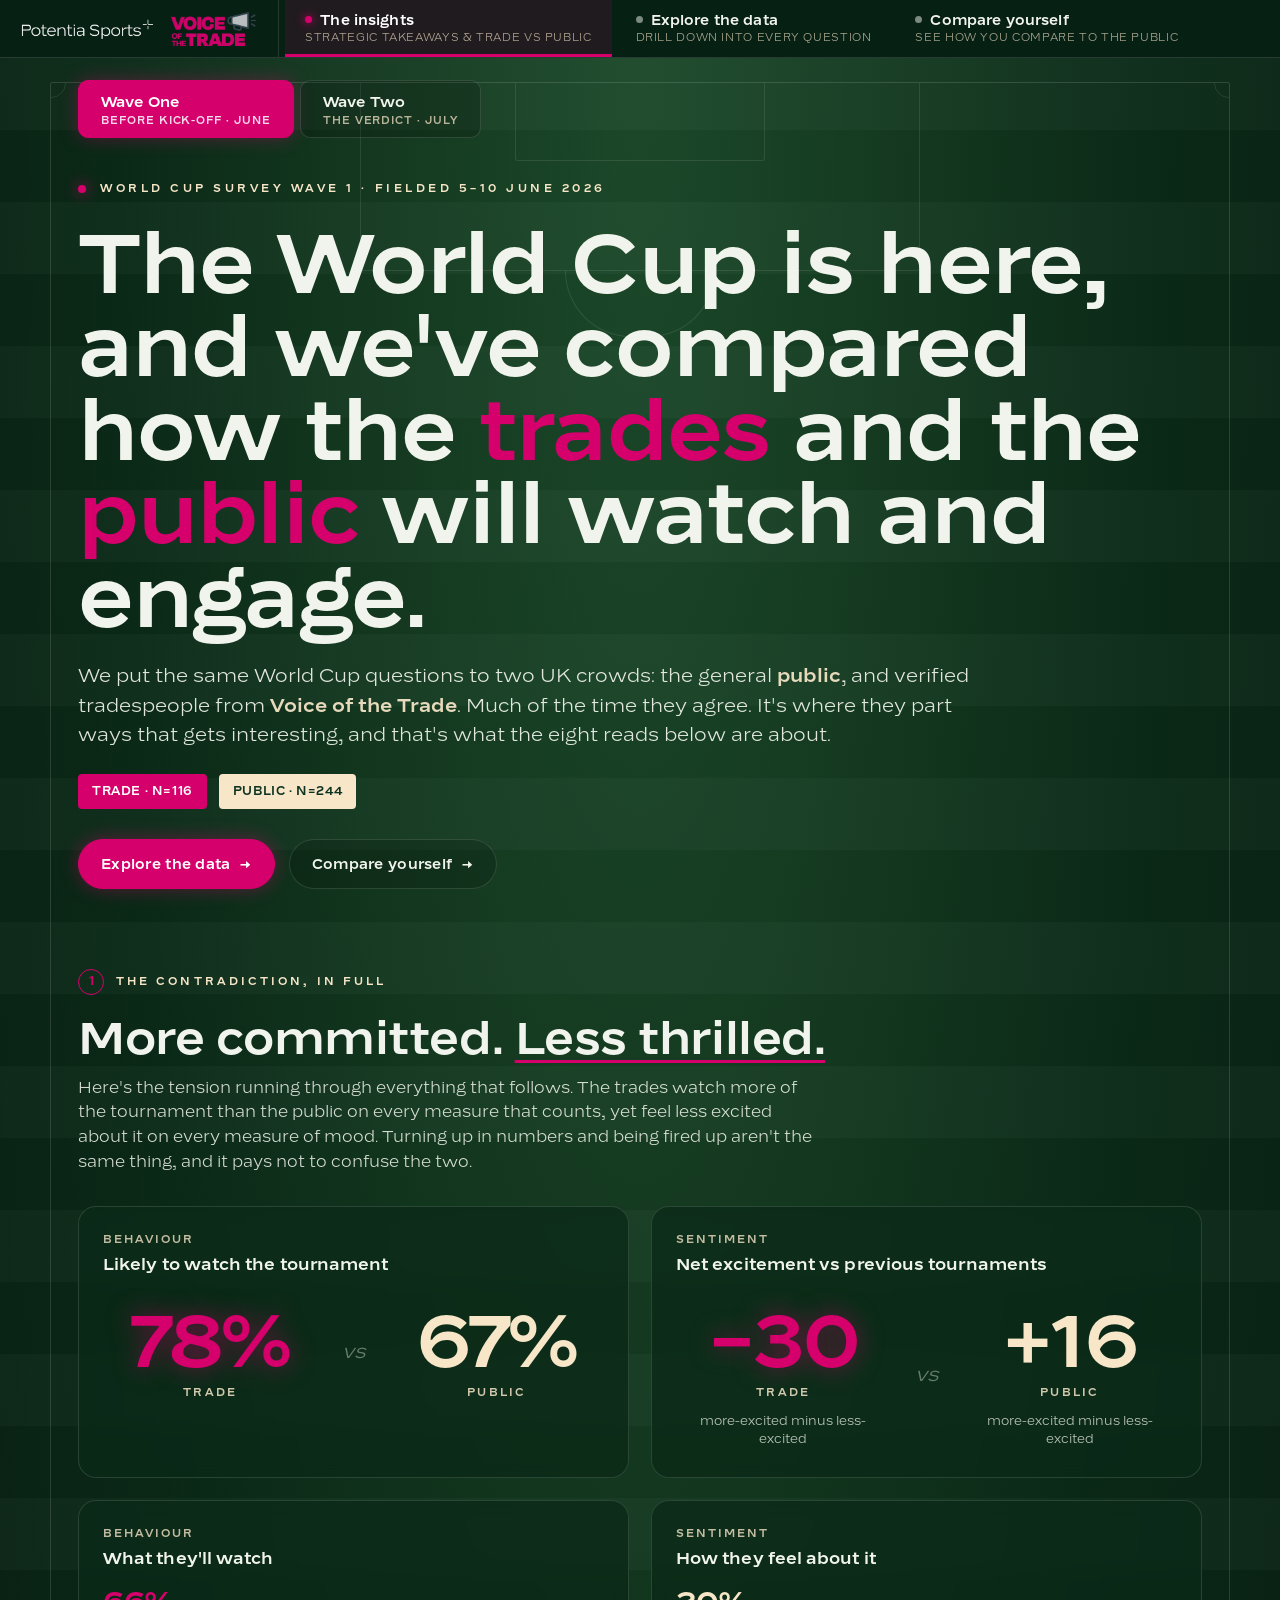
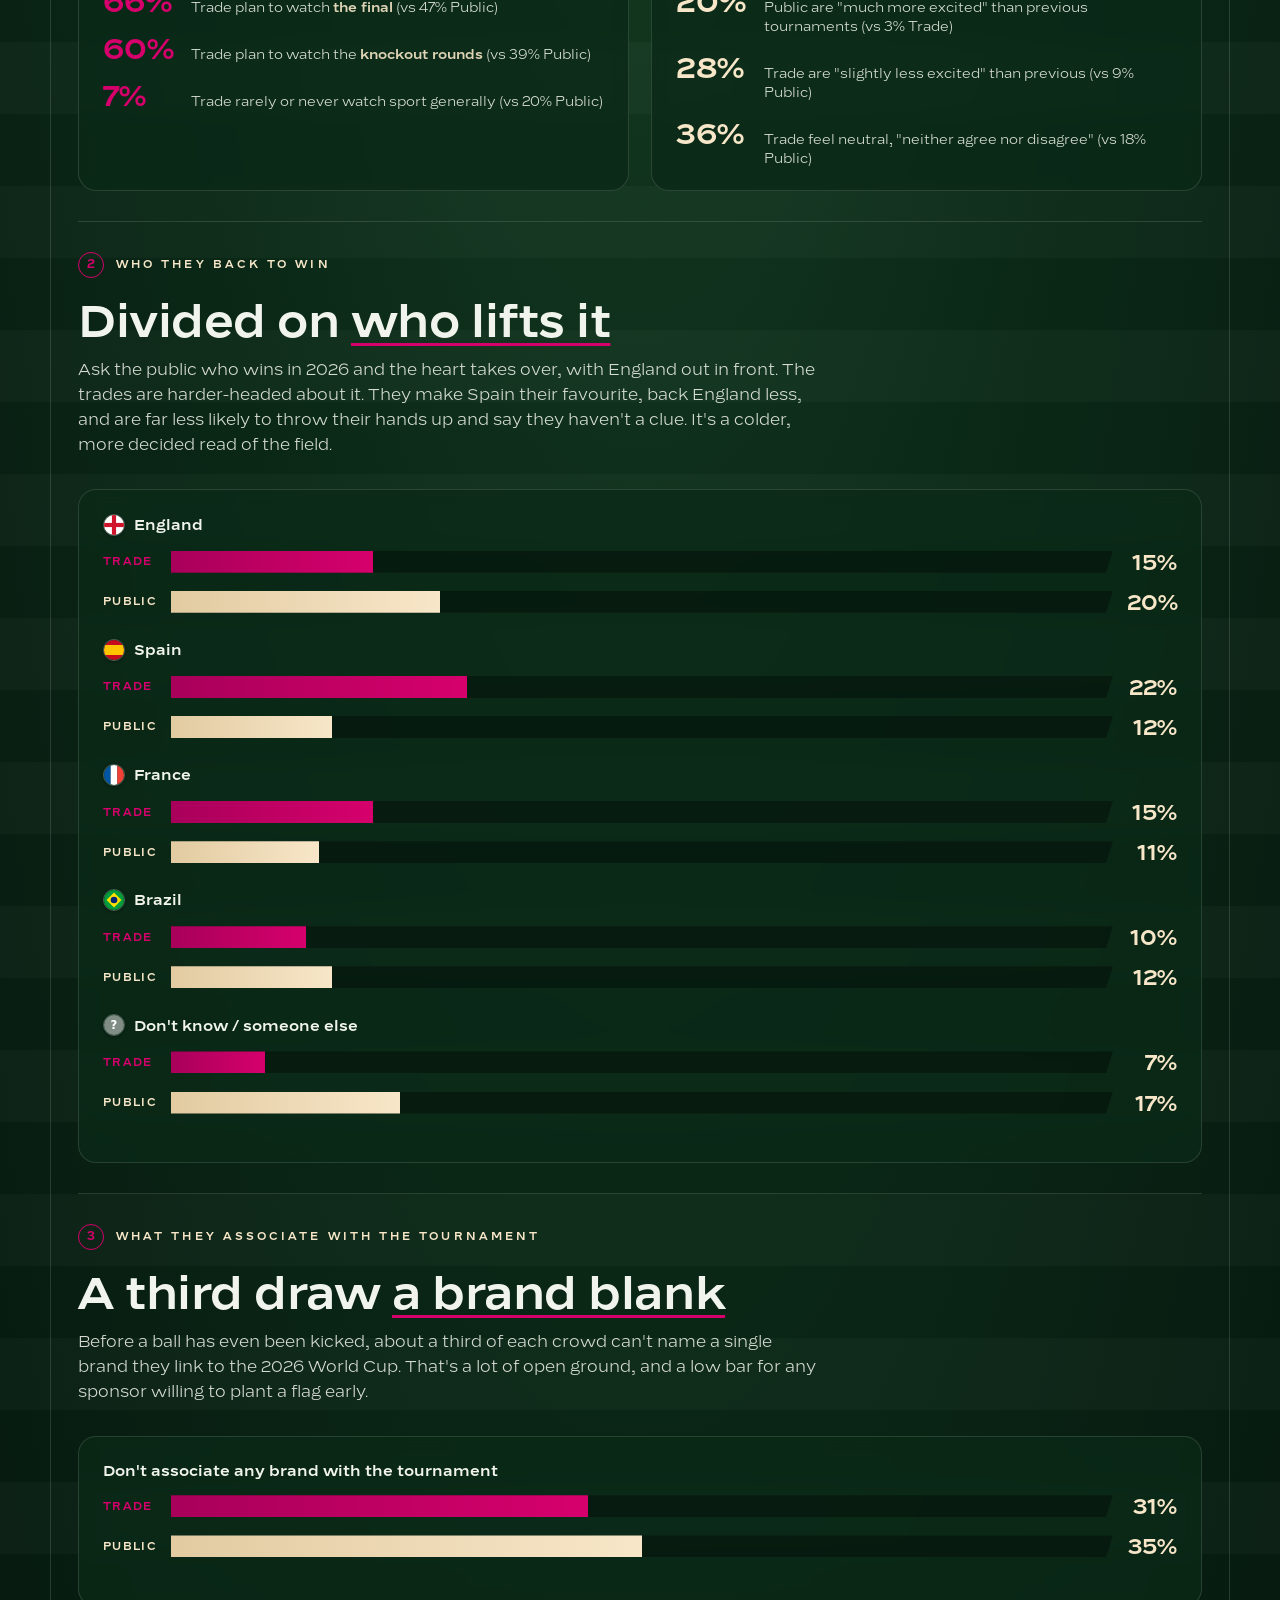
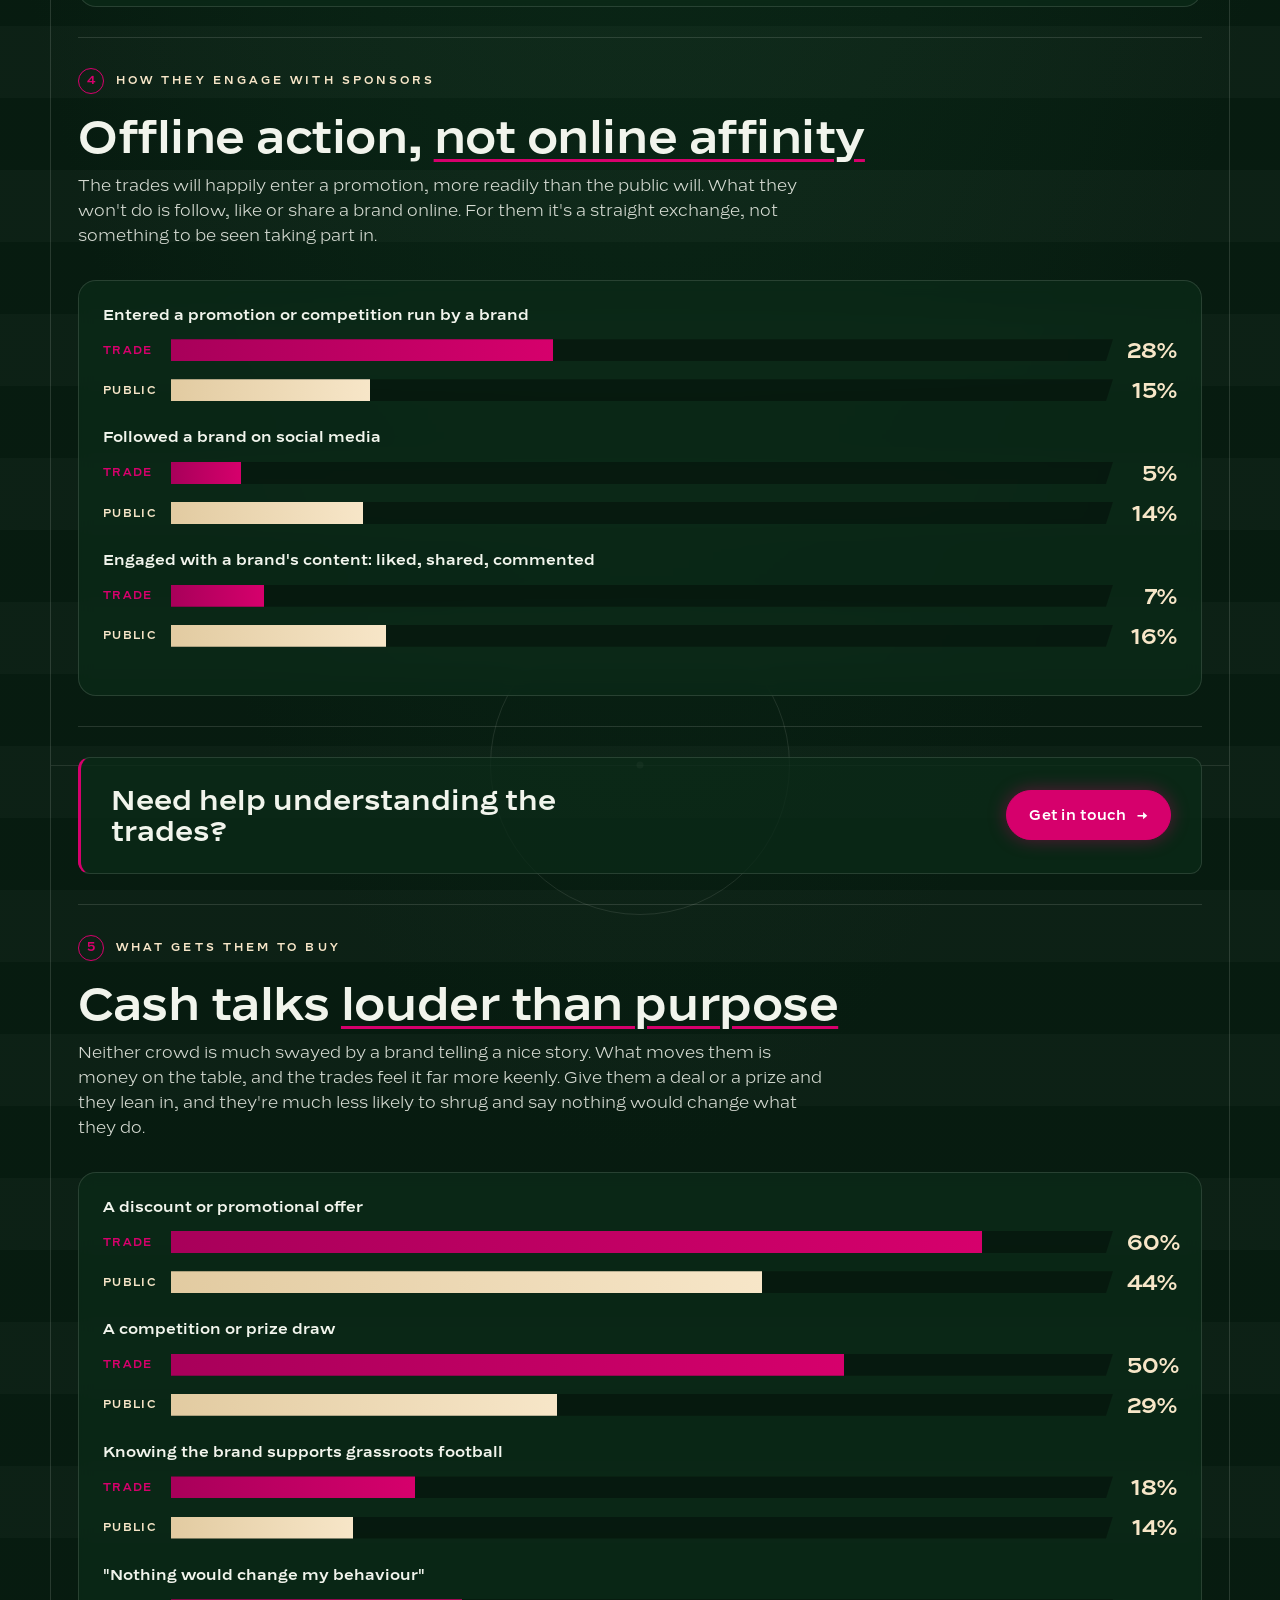
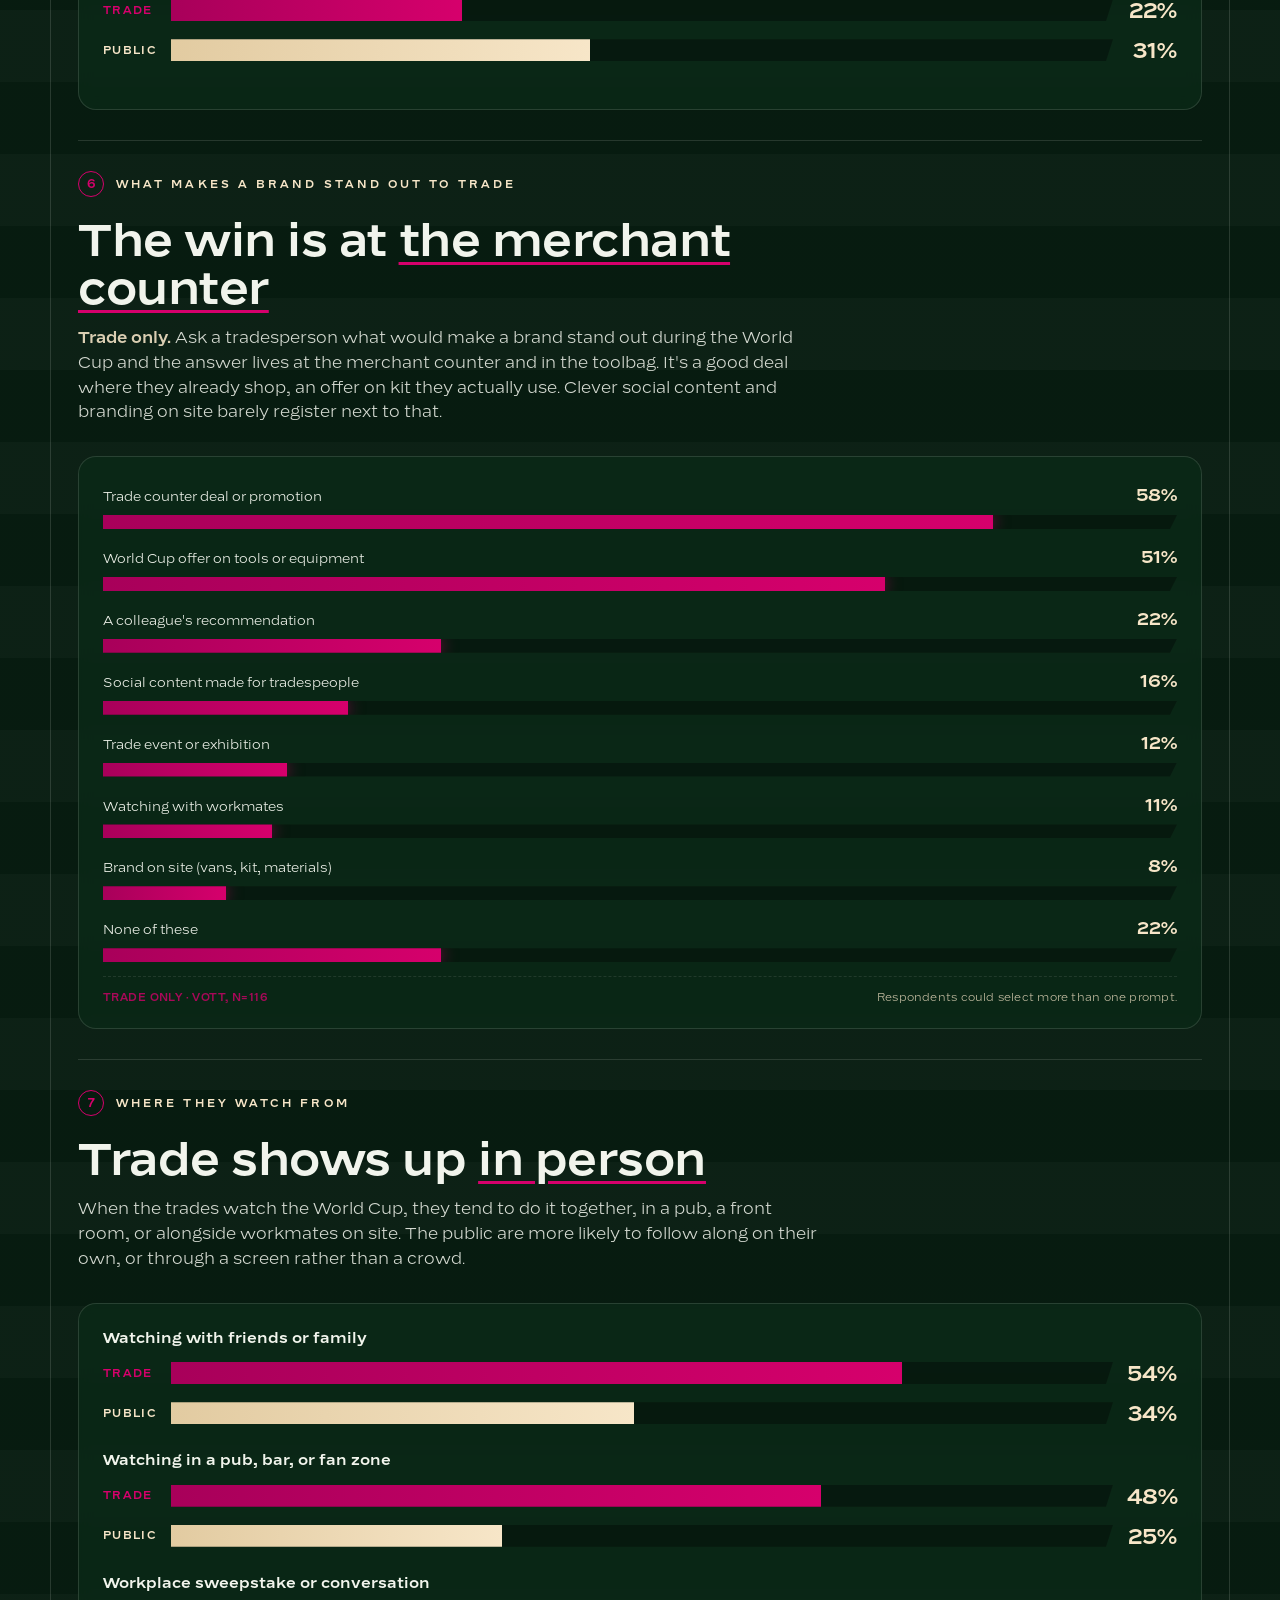
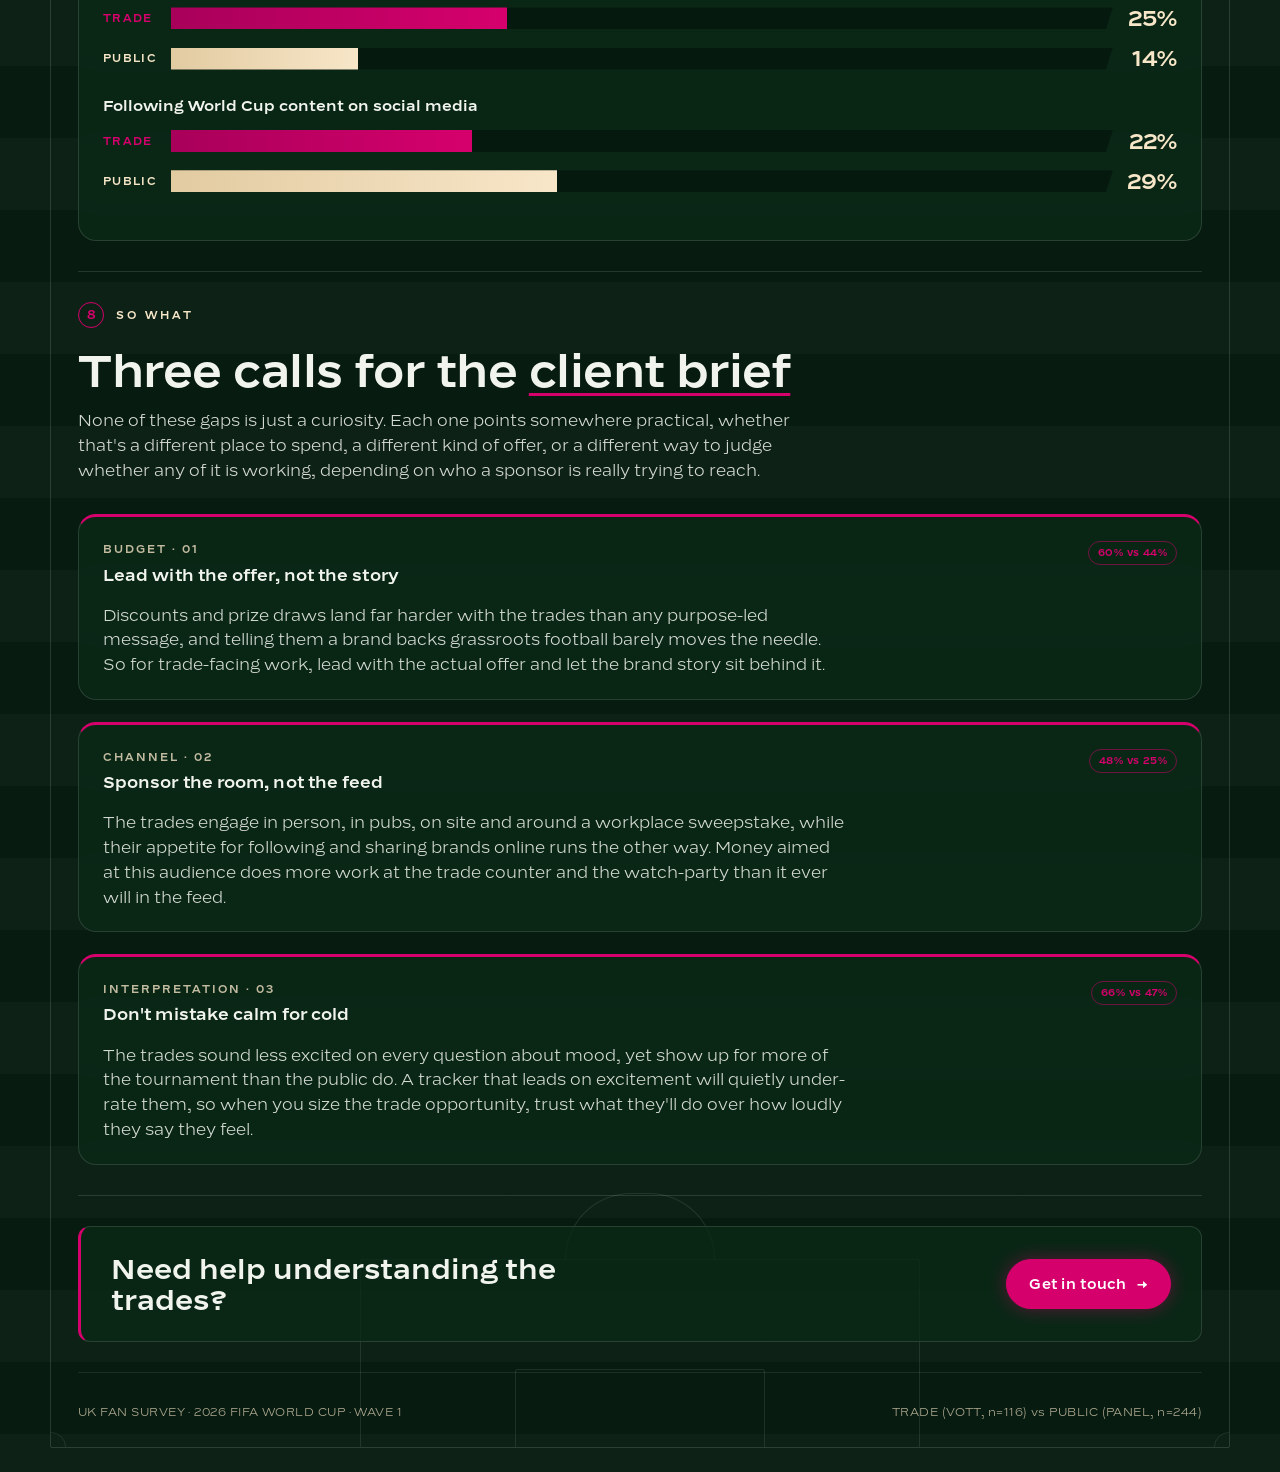
<file: index.html>
<!DOCTYPE html>
<html lang="en">
<head>
<link rel="icon" href="data:image/svg+xml,<svg xmlns='http://www.w3.org/2000/svg' viewBox='0 0 100 100'><text y='.9em' font-size='90'>⚽</text></svg>">
<meta charset="UTF-8">
<meta name="viewport" content="width=device-width, initial-scale=1.0">
<title>2026 World Cup Brand Tracker · Waves 1 &amp; 2 — Voice of the Trade</title>
<style>
@font-face{font-family:"Rework Text";src:url("fonts/ReworkText-Light.woff2") format("woff2"),url("fonts/ReworkText-Light.woff") format("woff");font-weight:300 500;font-style:normal;font-display:swap;}
@font-face{font-family:"Rework Text";src:url("fonts/ReworkText-Bold.woff2") format("woff2"),url("fonts/ReworkText-Bold.woff") format("woff");font-weight:600 900;font-style:normal;font-display:swap;}
@font-face{font-family:"Rework Headline";src:url("fonts/ReworkText-Bold.woff2") format("woff2"),url("fonts/ReworkText-Bold.woff") format("woff");font-weight:600 900;font-style:normal;font-display:swap;}

:root{
  --pitch-dark:#0e3320;
  --chalk:#f1f4ec;
  --magenta:#d6006c;
  --cream:#f7e6c8;
  --card-edge:rgba(241,244,236,.13);
}
*{box-sizing:border-box;margin:0;padding:0}
body{
  font-family:"Rework Text","Archivo","Inter",system-ui,-apple-system,"Segoe UI",sans-serif;
  background:var(--pitch-dark);color:var(--chalk);
  -webkit-font-smoothing:antialiased;
}

/* ---------- tab bar ---------- */
.tabbar{
  position:sticky;top:0;z-index:20;
  display:flex;align-items:stretch;gap:0;
  background:rgba(8,32,20,.96);backdrop-filter:blur(10px);
  border-bottom:1px solid var(--card-edge);
  padding:0 16px;min-height:58px;
}
.brand{
  display:flex;align-items:center;gap:18px;padding:0 22px 0 4px;margin-right:6px;
  border-right:1px solid var(--card-edge);flex:none;
}
.brand a{display:inline-flex;align-items:center;border-bottom:0;line-height:0}
.brand img{width:auto;opacity:.95;display:block}
.brand img.potentia{height:24px}
.brand img.vott{height:34px}

.tabs{display:flex;align-items:stretch;gap:4px;overflow-x:auto;scrollbar-width:none;flex:1}
.tabs::-webkit-scrollbar{display:none}
.tab{
  appearance:none;border:0;background:none;color:var(--chalk);cursor:pointer;
  display:flex;flex-direction:column;justify-content:center;gap:2px;
  padding:8px 20px;white-space:nowrap;position:relative;
  font-family:inherit;text-align:left;transition:background .15s;
  border-bottom:3px solid transparent;
}
.tab:hover{background:rgba(255,255,255,.05)}
.tab .t-title{font-weight:600;font-size:14px;letter-spacing:.01em;display:flex;align-items:center;gap:8px}
.tab .t-sub{font-size:10.5px;letter-spacing:.06em;text-transform:uppercase;color:var(--cream);opacity:.7}
.tab .pip{width:7px;height:7px;border-radius:50%;background:currentColor;opacity:.5;flex:none}
.tab[aria-selected="true"]{border-bottom-color:var(--magenta);background:rgba(214,0,108,.12)}
.tab[aria-selected="true"] .t-title{color:#fff}
.tab[aria-selected="true"] .pip{background:var(--magenta);opacity:1;box-shadow:0 0 10px var(--magenta)}
.tab:focus-visible{outline:2px solid var(--magenta);outline-offset:-2px}

/* ---------- panels ---------- */
.stage{position:relative;background:var(--pitch-dark)}
.panel{display:none;position:relative}
.panel.active{display:block}
/* height is set per-panel from the height each tab reports (see script) */
.panel iframe{width:100%;height:600px;border:0;display:block;background:var(--pitch-dark)}
.loader{
  position:absolute;inset:0;display:flex;align-items:center;justify-content:center;
  color:var(--cream);font-size:13px;letter-spacing:.16em;text-transform:uppercase;gap:12px;
}
.loader .dot{width:9px;height:9px;border-radius:50%;background:var(--magenta);
  box-shadow:0 0 12px var(--magenta);animation:pulse 1.3s infinite}
@keyframes pulse{0%,100%{opacity:1}50%{opacity:.3}}

@media (max-width:680px){
  .brand{gap:12px;padding-right:14px}
  .brand img.potentia{height:20px}
  .brand img.vott{height:28px}
  .tab .t-sub{display:none}
  .tab{padding:10px 16px}
}
</style>
</head>
<body>

<nav class="tabbar" role="tablist" aria-label="World Cup Brand Tracker views">
  <div class="brand">
    <a href="https://potentia-sports.co.uk/" target="_blank" rel="noopener noreferrer"><img src="logo-potentia.png" alt="Potentia & Potentia Sports" class="potentia"></a>
    <a href="https://potentia-insight.co.uk/what-we-do/panels-community-expertise/voice-of-the-trade/" target="_blank" rel="noopener noreferrer"><img src="logo-vott.png" alt="Voice of the Trade" class="vott"></a>
  </div>
  <div class="tabs">
    <button class="tab" role="tab" id="tab-insights" aria-selected="true"  aria-controls="panel-insights" data-panel="insights">
      <span class="t-title"><span class="pip"></span>The insights</span>
      <span class="t-sub">Strategic takeaways &amp; trade vs public</span>
    </button>
    <button class="tab" role="tab" id="tab-explore"  aria-selected="false" aria-controls="panel-explore"  data-panel="explore">
      <span class="t-title"><span class="pip"></span>Explore the data</span>
      <span class="t-sub">Drill down into every question</span>
    </button>
    <button class="tab" role="tab" id="tab-compare"  aria-selected="false" aria-controls="panel-compare"  data-panel="compare">
      <span class="t-title"><span class="pip"></span>Compare yourself</span>
      <span class="t-sub">See how you compare to the public</span>
    </button>
  </div>
</nav>

<div class="stage">
  <div class="panel active" id="panel-insights" role="tabpanel" aria-labelledby="tab-insights" data-src="insights.html"></div>
  <div class="panel"        id="panel-explore"  role="tabpanel" aria-labelledby="tab-explore"  data-src="explore.html"></div>
  <div class="panel"        id="panel-compare"  role="tabpanel" aria-labelledby="tab-compare"  data-src="compare.html"></div>
</div>

<script>
(function(){
  var tabs   = Array.prototype.slice.call(document.querySelectorAll('.tab'));
  var panels = {};
  document.querySelectorAll('.panel').forEach(function(p){ panels[p.id.replace('panel-','')] = p; });
  var heights = {}; // last content height reported by each tab

  // ---- Report our own height up to the embedding site (host page). ----
  // This is the snippet supplied by the web team, adapted to only post when the
  // height actually changes so the host <-> embed handshake can't loop forever.
  var lastSelf = -1, selfPending = false;
  function resizeMessage(){
    selfPending = false;
    var rect = document.documentElement.getBoundingClientRect();
    var h = Math.ceil(rect.height);
    if(h === lastSelf) return;
    lastSelf = h;
    try{ window.parent.postMessage({ type: "resize", rect: rect }, "*"); }catch(e){}
  }
  function reportUp(){ if(selfPending) return; selfPending = true; requestAnimationFrame(resizeMessage); }
  window.addEventListener("resize", function(){ reportUp(); setTimeout(reportUp, 1000); });
  new MutationObserver(reportUp).observe(document.body, { attributes:true, childList:true, subtree:true });
  if(document.fonts && document.fonts.ready) document.fonts.ready.then(reportUp);

  // ---- Receive messages from the tab iframes. ----
  window.addEventListener('message', function(e){
    var d = e.data;
    if(!d) return;

    // A tab asking the shell to switch to another tab (in-app links).
    if(d.type === 'wc-nav' && panels[d.panel]){ activate(d.panel); return; }

    // A tab reporting its content height -> size that tab's iframe to match.
    if(d.type === 'wc-embed-size' && typeof d.height === 'number'){
      var name = null;
      Object.keys(panels).forEach(function(k){
        var fr = panels[k].querySelector('iframe');
        if(fr && fr.contentWindow === e.source) name = k;
      });
      if(!name) return;
      heights[name] = d.height;
      var fr = panels[name].querySelector('iframe');
      if(fr) fr.style.height = d.height + 'px';
      reportUp();
    }
  });

  // Preview flag. The PowerPoint export is off on the live site and turns on
  // only for ?export=1 on this shell, which is then forwarded to each tab's
  // iframe. The tab links below use a bare '#name', which keeps the query
  // string, so the flag survives switching tabs.
  var PREVIEW = /(?:^|&)export=1(?:&|$)/.test(location.search.slice(1));

  function srcFor(panel){
    var src = panel.dataset.src;
    if(!PREVIEW) return src;
    return src + (src.indexOf('?') < 0 ? '?' : '&') + 'export=1';
  }

  // Lazy-load each iframe the first time its tab is opened.
  function ensureLoaded(panel){
    if(panel.dataset.loaded) return;
    panel.dataset.loaded = '1';
    var loader = document.createElement('div');
    loader.className = 'loader';
    loader.innerHTML = '<span class="dot"></span>Loading';
    panel.appendChild(loader);
    var f = document.createElement('iframe');
    f.title = panel.getAttribute('aria-labelledby');
    f.loading = 'eager';
    f.scrolling = 'no'; // the iframe is sized to its content, so no inner scroll
    f.addEventListener('load', function(){ loader.remove(); });
    f.src = srcFor(panel);
    panel.appendChild(f);
  }

  function activate(name, focus){
    tabs.forEach(function(t){
      var on = t.dataset.panel === name;
      t.setAttribute('aria-selected', on ? 'true' : 'false');
      t.tabIndex = on ? 0 : -1;
      if(on && focus) t.focus();
    });
    Object.keys(panels).forEach(function(k){
      panels[k].classList.toggle('active', k === name);
    });
    ensureLoaded(panels[name]);
    // Restore the height this tab last reported so its panel opens at full size.
    var fr = panels[name].querySelector('iframe');
    if(fr && heights[name]) fr.style.height = heights[name] + 'px';
    reportUp();
    if(history.replaceState) history.replaceState(null, '', '#' + name);
  }

  tabs.forEach(function(t){
    t.addEventListener('click', function(){ activate(t.dataset.panel); });
  });

  // Left/Right arrow keyboard navigation across tabs.
  document.querySelector('.tabs').addEventListener('keydown', function(e){
    var i = tabs.findIndex(function(t){ return t.getAttribute('aria-selected') === 'true'; });
    if(e.key === 'ArrowRight'){ e.preventDefault(); activate(tabs[(i+1)%tabs.length].dataset.panel, true); }
    else if(e.key === 'ArrowLeft'){ e.preventDefault(); activate(tabs[(i-1+tabs.length)%tabs.length].dataset.panel, true); }
  });

  // Deep-link support (#compare / #explore / #insights), default to first tab.
  var start = (location.hash || '').replace('#','');
  activate(panels[start] ? start : 'insights');
})();
</script>

</body>
</html>
</file>
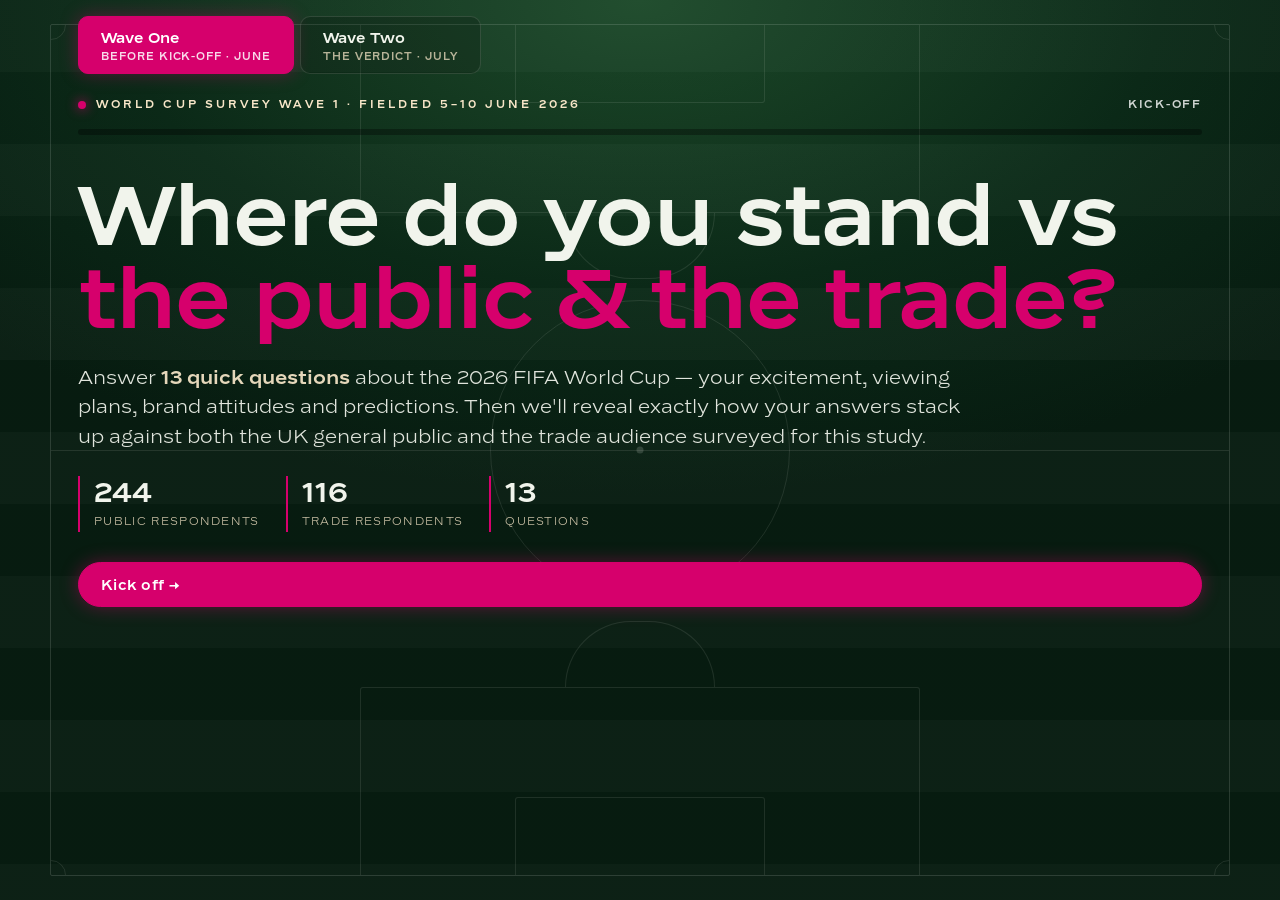
<file: compare.html>
<!DOCTYPE html>
<html lang="en">
<head>
<meta charset="UTF-8">
<meta name="viewport" content="width=device-width, initial-scale=1.0">
<title>Compare Yourself — 2026 World Cup Fan Pulse</title>
<link rel="stylesheet" href="brand.css">
<style>
  /* ---- compare-specific components, on the shared brand system ---- */
  :root{--you:#ff7a2f;--you-deep:#e85d10}
  /* fills the shared 1180px .wrap so margins match Insights & Explore */
  .quiz-wrap{margin:0 auto;width:100%;padding-bottom:50px}

  .topstatus{display:flex;justify-content:space-between;align-items:center;gap:14px;margin:6px 0 16px}
  .sb-brand{font-size:11px;letter-spacing:.28em;text-transform:uppercase;color:var(--cream);font-weight:600;display:flex;align-items:center;gap:10px}
  .sb-brand .dot{width:8px;height:8px;border-radius:50%;background:var(--magenta);box-shadow:0 0 12px var(--magenta)}
  .sb-clock{font-size:11px;letter-spacing:.16em;text-transform:uppercase;color:var(--cream);opacity:.8;font-weight:600}
  .sb-clock b{color:#fff}
  .progress-track{height:6px;border-radius:6px;background:rgba(0,0,0,.32);overflow:hidden;margin-bottom:30px}
  .progress-fill{height:100%;width:0%;background:linear-gradient(90deg,var(--magenta-deep),var(--magenta));border-radius:6px;transition:width .5s cubic-bezier(.4,0,.2,1)}

  /* intro hero */
  #intro.hero{display:flex;flex-direction:column;padding:6px 0 10px}
  .kickoff-stat{display:flex;gap:26px;flex-wrap:wrap;margin:26px 0 30px}
  .kickoff-stat .ks{border-left:2px solid var(--magenta);padding-left:14px}
  .kickoff-stat .ks b{display:block;font-family:"Rework Headline","Rework Display",system-ui;font-weight:700;font-size:28px;color:var(--chalk);line-height:1.1}
  .kickoff-stat .ks span{font-size:11px;letter-spacing:.12em;text-transform:uppercase;color:var(--cream);opacity:.82}

  /* question screens */
  .q-screen{display:none;flex-direction:column;animation:fadeUp .4s ease;max-width:760px}
  .q-screen.active{display:flex}
  @keyframes fadeUp{from{opacity:0;transform:translateY(12px)}to{opacity:1;transform:none}}
  .q-kicker{font-size:11px;letter-spacing:.28em;text-transform:uppercase;color:var(--cream);font-weight:600;margin-bottom:12px}
  .q-title{font-family:"Rework Headline","Rework Display",system-ui;font-weight:700;font-size:clamp(24px,4.6vw,38px);line-height:1.06;letter-spacing:-.01em;margin-bottom:8px;max-width:24ch}
  .q-sub{font-size:14px;color:var(--chalk);opacity:.85;margin-bottom:26px}

  .options{display:flex;flex-direction:column;gap:10px;margin-bottom:26px}
  .opt{display:flex;align-items:center;justify-content:space-between;gap:12px;background:var(--card);border:1px solid var(--card-edge);border-radius:12px;padding:15px 18px;cursor:pointer;text-align:left;font-family:inherit;font-size:15px;color:var(--chalk);transition:all .15s}
  .opt:hover{border-color:var(--magenta)}
  .opt .num{font-size:11px;color:var(--cream);border:1px solid var(--card-edge);border-radius:50%;width:24px;height:24px;min-width:24px;display:flex;align-items:center;justify-content:center;font-weight:600}
  .opt-label{flex:1}
  .opt.selected{border-color:var(--magenta);background:rgba(214,0,108,.12)}
  .opt.selected .num{background:var(--magenta);border-color:var(--magenta);color:#fff}
  .opt-check{width:20px;height:20px;border-radius:6px;border:1.5px solid var(--card-edge);display:flex;align-items:center;justify-content:center;flex-shrink:0}
  .opt.selected .opt-check{background:var(--magenta);border-color:var(--magenta)}
  .opt.selected .opt-check::after{content:"✓";font-size:12px;color:#fff;font-weight:700}
  .hint{font-size:12.5px;color:var(--cream);opacity:.82;margin-bottom:14px;font-style:italic}

  .country-search{width:100%;padding:13px 16px;border-radius:10px;border:1px solid var(--card-edge);background:var(--card);color:var(--chalk);font-family:inherit;font-size:14.5px;margin-bottom:14px}
  .country-search::placeholder{color:var(--grey-mute)}
  .country-search:focus{outline:none;border-color:var(--magenta)}
  .country-grid{display:grid;grid-template-columns:repeat(auto-fill,minmax(120px,1fr));gap:8px;max-height:300px;overflow-y:auto;padding-right:4px;margin-bottom:24px}
  .country-grid::-webkit-scrollbar{width:6px}
  .country-grid::-webkit-scrollbar-thumb{background:rgba(241,244,236,.2);border-radius:4px}
  .c-chip{border:1px solid var(--card-edge);background:var(--card);color:var(--chalk);border-radius:8px;padding:10px 8px;text-align:center;font-size:13px;cursor:pointer;transition:all .12s;font-family:inherit}
  .c-chip:hover{border-color:var(--magenta)}
  .c-chip.selected{background:var(--magenta);color:#fff;border-color:var(--magenta);font-weight:600}

  .nav-row{display:flex;gap:12px;justify-content:space-between;align-items:center}
  .nav-row .right{display:flex;gap:10px}

  /* inline comparison (during questions) */
  .inline-comp{background:var(--card);border:1px solid var(--card-edge);border-radius:14px;padding:18px 18px 16px;margin-bottom:22px}
  .ic-eyebrow{font-size:11px;letter-spacing:.18em;text-transform:uppercase;color:var(--cream);opacity:.85;font-weight:600;margin-bottom:14px}
  .ic-row{margin-bottom:11px}
  .ic-row:last-child{margin-bottom:0}
  .ic-lbl-row{display:flex;justify-content:space-between;align-items:baseline;font-size:12.5px;margin-bottom:5px;gap:10px}
  .ic-lbl-row .ic-lab{color:var(--chalk);opacity:.82;flex:1}
  .ic-row.mine .ic-lbl-row .ic-lab{opacity:1;font-weight:600;color:#fff}
  .ic-lbl-row .ic-val{font-family:"Rework Headline",system-ui;font-weight:700;font-size:12.5px;color:var(--cream);flex-shrink:0}
  .ic-track{height:12px;border-radius:3px;background:rgba(0,0,0,.34);overflow:hidden}
  .ic-fill{height:100%;width:0%;border-radius:3px;background:linear-gradient(90deg,var(--cream-edge),var(--cream));transition:width .7s cubic-bezier(.16,1,.3,1)}
  .ic-row.mine .ic-fill{background:linear-gradient(90deg,var(--magenta-deep),var(--magenta));box-shadow:0 0 14px rgba(214,0,108,.5)}

  /* three-way comparison rows: you (★) vs public vs trade */
  .cmp-legend{display:flex;gap:18px;align-items:center;margin-bottom:18px;flex-wrap:wrap}
  .cmp-legend .cl{display:inline-flex;align-items:center;gap:7px;font-size:10.5px;letter-spacing:.14em;text-transform:uppercase;font-weight:700;color:var(--chalk);opacity:.92}
  .cmp-legend .cl i{width:13px;height:13px;border-radius:3px;display:inline-block;font-style:normal;font-size:12px;line-height:13px;text-align:center}
  .cmp-legend .cl.pub i{background:linear-gradient(90deg,var(--cream-edge),var(--cream))}
  .cmp-legend .cl.trd i{background:linear-gradient(90deg,var(--magenta-deep),var(--magenta))}
  .cmp-legend .cl.you i{width:auto;height:auto;background:none;color:var(--you);font-size:13px}
  .cmp-row{margin-bottom:16px}
  .cmp-row:last-child{margin-bottom:2px}
  .cmp-lab{font-size:13px;color:var(--chalk);opacity:.85;margin-bottom:7px;line-height:1.3}
  .cmp-row.mine{background:rgba(255,122,47,.12);border-left:2px solid var(--you);border-radius:8px;padding:9px 12px 11px;margin-left:-12px;margin-right:-12px}
  .cmp-row.mine .cmp-lab{opacity:1;font-weight:700;color:#fff}
  .cmp-lab .star{color:var(--you)}
  .cmp-bar{display:flex;align-items:center;gap:10px;margin-top:5px}
  .cmp-bar .cmp-tag{font-size:9.5px;letter-spacing:.13em;text-transform:uppercase;font-weight:700;width:46px;flex-shrink:0}
  .cmp-bar .cmp-tag.pub{color:var(--cream)}
  .cmp-bar .cmp-tag.trd{color:var(--magenta)}
  .cmp-track{flex:1;height:11px;border-radius:3px;background:rgba(0,0,0,.34);overflow:hidden}
  .cmp-fill{height:100%;width:0%;border-radius:3px;transition:width .8s cubic-bezier(.16,1,.3,1)}
  .cmp-fill.pub{background:linear-gradient(90deg,var(--cream-edge),var(--cream))}
  .cmp-fill.trd{background:linear-gradient(90deg,var(--magenta-deep),var(--magenta));box-shadow:0 0 14px rgba(214,0,108,.5)}
  .cmp-pct{font-family:"Rework Headline",system-ui;font-weight:700;font-size:12.5px;color:var(--cream);width:46px;text-align:right;flex-shrink:0}
  .pop-badge.trd{background:rgba(214,0,108,.16);color:#ff7ab8;border-color:rgba(214,0,108,.5)}
  .confirm-wrap{margin:4px 0 24px}
  .confirm-btn{width:100%;justify-content:center;border-style:dashed;border-color:var(--you);color:var(--chalk)}
  .confirm-btn:hover{border-color:var(--you);background:rgba(255,122,47,.12);color:#fff}
  @media(prefers-reduced-motion:reduce){.cmp-fill{transition:none}}

  /* results */
  .results{display:none;flex-direction:column;animation:fadeUp .5s ease}
  .results.active{display:flex}
  .res-header{margin-bottom:14px;padding-top:6px}
  .res-title{font-family:"Rework Headline","Rework Display",system-ui;font-weight:700;font-size:clamp(32px,7vw,56px);line-height:1;letter-spacing:-.02em;margin-bottom:12px}
  .res-title em{font-style:normal;color:var(--magenta)}
  /* CTA banner — matches Insights & Explore */
  .cta{display:flex;align-items:center;justify-content:space-between;gap:22px;flex-wrap:wrap;margin:22px 0;background:var(--card);border:1px solid var(--card-edge);border-radius:18px;padding:24px 28px}
  .cta-text{font-family:"Rework Headline",system-ui;font-weight:700;font-size:clamp(18px,2.4vw,26px);line-height:1.12;color:var(--cream);max-width:26ch}
  .cta .btn .arr{transition:transform .15s}
  .cta .btn:hover .arr{transform:translateX(3px)}

  .persona-card{position:relative;border:1px solid var(--card-edge);background:var(--card);border-radius:18px;padding:24px 22px;margin:6px 0 26px;overflow:hidden}
  .persona-card::before{content:"";position:absolute;top:-40px;right:-40px;width:160px;height:160px;border:2px solid rgba(214,0,108,.18);border-radius:50%}
  .persona-eyebrow{font-size:11px;letter-spacing:.18em;text-transform:uppercase;color:var(--cream);opacity:.85;font-weight:600;margin-bottom:12px}
  .persona-name{font-family:"Rework Headline","Rework Display",system-ui;font-weight:700;font-size:clamp(26px,6vw,40px);line-height:1.02;margin-bottom:4px}
  .persona-tagline{font-size:13.5px;color:var(--magenta);font-weight:600;margin-bottom:16px;font-style:italic}
  .persona-blurb{font-size:14.5px;line-height:1.65;color:var(--chalk);opacity:.9;margin-bottom:18px;max-width:58ch}
  .persona-blurb strong{color:var(--cream)}
  .persona-tags{display:flex;flex-wrap:wrap;gap:8px}
  .p-tag{font-size:11px;letter-spacing:.04em;border:1px solid var(--card-edge);color:var(--chalk);padding:6px 12px;border-radius:999px;background:rgba(0,0,0,.18)}

  .scoreline{display:flex;align-items:center;gap:18px;border:1px solid var(--card-edge);background:var(--card);border-radius:16px;padding:18px 20px;margin:10px 0 30px}
  .scoreline .big{font-family:"Rework Headline","Rework Display",system-ui;font-weight:700;font-size:46px;color:var(--magenta);line-height:1;flex-shrink:0}
  .scoreline .desc{font-size:13.5px;color:var(--chalk);opacity:.88;line-height:1.5}
  .scoreline .desc strong{color:var(--cream)}

  .res-block{margin-bottom:34px}
  .res-q{font-family:"Rework Headline","Rework Display",system-ui;font-weight:700;font-size:18px;margin-bottom:4px;letter-spacing:-.005em}
  .res-q-note{font-size:12.5px;color:var(--cream);opacity:.78;margin-bottom:14px}
  .bar-label{display:flex;justify-content:space-between;align-items:baseline;font-size:13.5px;margin-bottom:5px;gap:10px}
  .bar-label .lab{color:var(--chalk);opacity:.82;flex:1}
  .bar-row.mine .bar-label .lab{color:#fff;font-weight:600;opacity:1}
  .bar-label .val{font-family:"Rework Headline",system-ui;font-weight:700;color:var(--cream);font-size:12.5px;flex-shrink:0}
  .bar-fill{background:linear-gradient(90deg,var(--cream-edge),var(--cream))}
  .bar-row.mine .bar-fill{background:linear-gradient(90deg,var(--magenta-deep),var(--magenta))}
  .pin{position:absolute;top:-3px;width:2px;height:17px;background:var(--magenta);display:none}
  .match-note{font-size:11.5px;color:var(--cream);letter-spacing:.03em;margin-bottom:12px}

  .footer-note{text-align:center;font-size:12px;color:var(--cream);opacity:.75;margin-top:10px;padding-top:18px;border-top:1px dashed var(--card-edge)}
  .restart-row{display:flex;justify-content:center;margin:28px 0 6px}

  /* ---------- wave switcher (Wave One / Wave Two) ---------- */
  .wavebar{display:flex;gap:6px;padding:16px 0 2px;flex-wrap:wrap;scroll-margin-top:74px}
  .wavetab{
    appearance:none;border:1px solid var(--card-edge);background:rgba(0,0,0,.18);
    color:var(--chalk);cursor:pointer;border-radius:10px;padding:11px 22px;
    display:flex;flex-direction:column;gap:3px;text-align:left;transition:all .15s;
  }
  .wavetab:hover{border-color:rgba(214,0,108,.55)}
  .wavetab .w-title{font-weight:700;font-size:14.5px;letter-spacing:.01em}
  .wavetab .w-sub{font-size:10.5px;letter-spacing:.09em;text-transform:uppercase;color:var(--cream);opacity:.72;font-weight:600}
  .wavetab[aria-selected="true"]{background:var(--magenta);border-color:var(--magenta);box-shadow:0 0 18px rgba(214,0,108,.35)}
  .wavetab[aria-selected="true"] .w-title{color:#fff}
  .wavetab[aria-selected="true"] .w-sub{color:#fff;opacity:.85}
  .wavetab:focus-visible{outline:2px solid var(--cream);outline-offset:2px}
</style>
</head>
<body>

<div class="pitch-bg"></div>
<div class="pitch-lines" aria-hidden="true">
  <div class="pl-field">
    <div class="pl-box-top"></div>
    <div class="pl-goal-top"></div>
    <div class="pl-arc-top"></div>
    <div class="pl-half"></div>
    <div class="pl-circle"></div>
    <div class="pl-spot"></div>
    <div class="pl-box-bot"></div>
    <div class="pl-goal-bot"></div>
    <div class="pl-arc-bot"></div>
    <div class="pl-corner tl"></div>
    <div class="pl-corner tr"></div>
    <div class="pl-corner bl"></div>
    <div class="pl-corner br"></div>
  </div>
</div>

<div class="wrap">

  <div class="wavebar" role="tablist" aria-label="Survey wave">
    <button class="wavetab" role="tab" id="wavetab-w1" aria-selected="true" aria-controls="quizArea" data-wave="w1" onclick="switchWave('w1')">
      <span class="w-title">Wave One</span>
      <span class="w-sub">Before kick-off · June</span>
    </button>
    <button class="wavetab" role="tab" id="wavetab-w2" aria-selected="false" aria-controls="quizArea" data-wave="w2" onclick="switchWave('w2')">
      <span class="w-title">Wave Two</span>
      <span class="w-sub">The verdict · July</span>
    </button>
  </div>

  <div class="quiz-wrap" style="padding-top:14px">

    <div class="topstatus">
      <div class="sb-brand"><span class="dot"></span><span id="sbBrandText">World Cup Survey Wave 1 · Fielded 5–10 June 2026</span></div>
      <div class="sb-clock" id="sbClock"><b>KICK-OFF</b></div>
    </div>

    <div class="progress-track"><div class="progress-fill" id="progressFill"></div></div>

    <!-- INTRO (populated by renderIntro per wave) -->
    <div class="hero" id="intro"></div>

    <!-- QUESTIONS render here -->
    <div id="quizArea"></div>

    <!-- RESULTS -->
    <div class="results" id="results"></div>

  </div>
</div>

<script id="wc-data" type="application/json">
{
 "n_public": 244,
 "n_trade": 116,
 "q1": {
  "labels": [
   "Strongly Agree",
   "Agree",
   "Neither Agree nor Disagree",
   "Disagree",
   "Strongly Disagree"
  ],
  "pct": [
   32.0,
   28.3,
   18.4,
   9.0,
   12.3
  ],
  "trade": [
   16.4,
   35.3,
   36.2,
   5.2,
   6.9
  ]
 },
 "q2": {
  "labels": [
   "Much more excited than previous tournaments",
   "Slightly more excited than previous tournaments",
   "About the same as previous tournaments",
   "Slightly less excited than previous tournaments",
   "Much less excited than previous tournaments",
   "This is the first World Cup I've followed"
  ],
  "pct": [
   20.1,
   16.8,
   38.9,
   9.0,
   12.3,
   2.9
  ],
  "trade": [
   3.4,
   7.8,
   45.7,
   28.4,
   12.9,
   1.7
  ]
 },
 "q3": {
  "labels": [
   "Very likely",
   "Fairly likely",
   "Neither likely nor unlikely",
   "Fairly unlikely",
   "Very unlikely"
  ],
  "pct": [
   39.3,
   27.9,
   13.1,
   6.1,
   13.5
  ],
  "trade": [
   47.4,
   31.0,
   9.5,
   6.9,
   5.2
  ]
 },
 "q4": {
  "labels": [
   "The opening match",
   "Group stage matches involving home nations",
   "Group stage matches not involving home nations",
   "Knockout rounds",
   "Semi-finals",
   "The final",
   "None -- I don't expect to watch"
  ],
  "pct": [
   41.0,
   51.6,
   29.1,
   38.5,
   45.1,
   47.1,
   20.1
  ],
  "trade": [
   32.8,
   76.7,
   31.9,
   59.5,
   59.5,
   66.4,
   7.8
  ]
 },
 "q5": {
  "labels": [
   "At home on TV or streaming",
   "At a friend or family member's home",
   "In a pub or bar",
   "At a fan zone or public screening",
   "A mix of locations",
   "I don't expect to watch"
  ],
  "pct": [
   63.1,
   19.7,
   23.4,
   6.1,
   5.3,
   18.9
  ],
  "trade": [
   78.4,
   14.7,
   29.3,
   5.2,
   13.8,
   7.8
  ]
 },
 "q6": {
  "labels": [
   "I've seen their adverts during previews or coverage",
   "I've seen their logo at matches or in stadiums",
   "I've seen them on social media",
   "I've seen content from players or creators featuring the brand",
   "I remember them from previous tournaments",
   "I've seen in-store promotions or World Cup branded packaging",
   "I've seen outdoor advertising such as billboards or posters",
   "Someone told me or I read about it",
   "I don't associate any brands with the World Cup"
  ],
  "pct": [
   33.6,
   20.1,
   25.0,
   10.2,
   10.7,
   17.2,
   10.2,
   4.1,
   34.8
  ],
  "trade": [
   36.2,
   20.7,
   18.1,
   6.0,
   12.9,
   23.3,
   13.8,
   2.6,
   31.0
  ]
 },
 "q7": {
  "labels": [
   "Noticed a brand more than I normally would",
   "Searched for more information about a brand online",
   "Followed a brand on social media",
   "Engaged with a brand's content - liked, shared, or commented",
   "Entered a promotion or competition run by a brand",
   "Talked about a brand with friends, family, or colleagues",
   "Chosen a brand over a competitor because of its sports involvement",
   "Bought a product from a brand for the first time because of a sports association",
   "None of these"
  ],
  "pct": [
   28.7,
   14.8,
   14.3,
   16.0,
   14.8,
   12.3,
   6.1,
   4.9,
   44.3
  ],
  "trade": [
   33.6,
   15.5,
   5.2,
   6.9,
   28.4,
   9.5,
   6.0,
   9.5,
   41.4
  ]
 },
 "q8": {
  "labels": [
   "A discount or promotional offer",
   "Exclusive limited edition packaging or product",
   "A competition or prize draw",
   "Knowing the brand supports grassroots football",
   "Content or behind-the-scenes access",
   "Nothing would change my behaviour"
  ],
  "pct": [
   43.9,
   21.7,
   28.7,
   13.5,
   4.5,
   31.1
  ],
  "trade": [
   60.3,
   18.1,
   50.0,
   18.1,
   3.4,
   21.6
  ]
 },
 "q9": {
  "labels": [
   "Watching match highlights online or on social media",
   "Following World Cup content on social media",
   "Entering a sweepstake or prediction competition",
   "Watching matches in a pub, bar, or fan zone",
   "Watching matches with friends or family",
   "Buying food, drink, or merchandise for a match occasion",
   "Taking part in a workplace sweepstake or conversation",
   "Buying a product because of a World Cup retail promotion",
   "None of these"
  ],
  "pct": [
   36.5,
   28.7,
   23.8,
   24.6,
   34.4,
   23.0,
   13.9,
   11.5,
   24.6
  ],
  "trade": [
   37.9,
   22.4,
   43.1,
   48.3,
   54.3,
   28.4,
   25.0,
   13.8,
   14.7
  ]
 },
 "q14": {
  "labels": [
   "Group stage exit",
   "Round of 32",
   "Round of 16",
   "Quarter-finals",
   "Semi-finals",
   "Runners-up",
   "Winners"
  ],
  "pct": [
   7.5,
   13.7,
   10.4,
   22.2,
   20.3,
   6.1,
   19.8
  ],
  "trade": [
   4.7,
   9.3,
   10.3,
   29.0,
   22.4,
   6.5,
   17.8
  ]
 },
 "q11_all": {
  "Algeria": 1.2,
  "Argentina": 4.1,
  "Australia": 0.4,
  "Austria": 2.9,
  "Belgium": 1.6,
  "Bosnia and Herzegovina": 0.8,
  "Brazil": 12.3,
  "Canada (host)": 0.4,
  "Croatia": 0.4,
  "England": 19.7,
  "France": 11.5,
  "Germany": 1.2,
  "Ghana": 0.4,
  "Iraq": 0.4,
  "Japan": 0.8,
  "New Zealand": 0.4,
  "Portugal": 2.9,
  "Scotland": 7.0,
  "Senegal": 0.4,
  "Spain": 12.3,
  "Switzerland": 0.8,
  "Turkey": 0.4,
  "United States (host)": 0.8,
  "Don't know": 16.8
 },
 "q11_trade": {
  "Argentina": 7.8,
  "Belgium": 0.9,
  "Brazil": 10.3,
  "Ecuador": 0.9,
  "England": 14.7,
  "France": 14.7,
  "Germany": 6.9,
  "Iran": 0.9,
  "Japan": 1.7,
  "Netherlands": 0.9,
  "Portugal": 6.0,
  "Scotland": 2.6,
  "Spain": 22.4,
  "United States (host)": 2.6,
  "Don't know": 6.9
 },
 "q12_all": {
  "Algeria": 4.9,
  "Argentina": 25.0,
  "Australia": 2.5,
  "Austria": 2.5,
  "Belgium": 4.9,
  "Bosnia and Herzegovina": 1.6,
  "Brazil": 40.2,
  "Canada (host)": 3.7,
  "Cape Verde": 2.0,
  "Colombia": 2.5,
  "Croatia": 6.1,
  "Curacao": 0.4,
  "Czechia": 0.4,
  "Egypt": 1.2,
  "England": 37.7,
  "France": 43.0,
  "Germany": 29.5,
  "Ghana": 1.6,
  "Iran": 0.4,
  "Iraq": 0.8,
  "Ivory Coast": 0.4,
  "Japan": 2.9,
  "Mexico (host)": 3.3,
  "Morocco": 2.9,
  "Netherlands": 2.9,
  "New Zealand": 1.6,
  "Norway": 0.8,
  "Panama": 0.4,
  "Paraguay": 0.4,
  "Portugal": 14.3,
  "Qatar": 0.4,
  "Saudi Arabia": 0.4,
  "Scotland": 5.7,
  "Senegal": 0.4,
  "South Africa": 0.4,
  "South Korea": 0.8,
  "Spain": 29.9,
  "Switzerland": 0.8,
  "Tunisia": 0.4,
  "Turkey": 0.4,
  "United States (host)": 6.1,
  "Uruguay": 1.6,
  "Uzbekistan": 0.8,
  "Don't know": 17.2
 },
 "q12_trade": {
  "Algeria": 0.9,
  "Argentina": 40.5,
  "Belgium": 5.2,
  "Bosnia and Herzegovina": 0.9,
  "Brazil": 50.0,
  "Canada (host)": 1.7,
  "Croatia": 4.3,
  "Egypt": 1.7,
  "England": 53.4,
  "France": 60.3,
  "Germany": 39.7,
  "Ivory Coast": 1.7,
  "Japan": 2.6,
  "Mexico (host)": 4.3,
  "Netherlands": 8.6,
  "Norway": 0.9,
  "Paraguay": 1.7,
  "Portugal": 17.2,
  "Scotland": 3.4,
  "Spain": 57.8,
  "Sweden": 0.9,
  "Tunisia": 0.9,
  "Turkey": 0.9,
  "United States (host)": 5.2,
  "Don't know": 6.0
 },
 "q13_all": {
  "Algeria": 1.2,
  "Argentina": 1.2,
  "Australia": 0.8,
  "Austria": 1.2,
  "Belgium": 0.8,
  "Bosnia and Herzegovina": 0.4,
  "Brazil": 2.9,
  "Canada (host)": 0.4,
  "Colombia": 0.4,
  "Croatia": 0.4,
  "Curacao": 0.4,
  "England": 50.8,
  "France": 0.4,
  "Germany": 0.8,
  "Ghana": 0.8,
  "Iraq": 0.4,
  "Japan": 0.8,
  "Mexico (host)": 0.4,
  "Portugal": 0.4,
  "Saudi Arabia": 0.4,
  "Scotland": 18.9,
  "South Korea": 0.4,
  "Spain": 1.2,
  "Switzerland": 0.4,
  "United States (host)": 0.4,
  "Don't know": 13.1
 },
 "q13_trade": {
  "Algeria": 0.9,
  "Argentina": 0.9,
  "Ecuador": 0.9,
  "England": 69.8,
  "France": 0.9,
  "Germany": 0.9,
  "Iran": 0.9,
  "Netherlands": 0.9,
  "Paraguay": 1.7,
  "Portugal": 0.9,
  "Scotland": 11.2,
  "Spain": 2.6,
  "Don't know": 7.8
 },
 "countries": [
  "Algeria",
  "Argentina",
  "Australia",
  "Austria",
  "Belgium",
  "Bosnia and Herzegovina",
  "Brazil",
  "Canada (host)",
  "Cape Verde",
  "Colombia",
  "Croatia",
  "Curacao",
  "Czechia",
  "DR Congo",
  "Ecuador",
  "Egypt",
  "England",
  "France",
  "Germany",
  "Ghana",
  "Haiti",
  "Iran",
  "Iraq",
  "Ivory Coast",
  "Japan",
  "Jordan",
  "Mexico (host)",
  "Morocco",
  "Netherlands",
  "New Zealand",
  "Norway",
  "Panama",
  "Paraguay",
  "Portugal",
  "Qatar",
  "Saudi Arabia",
  "Scotland",
  "Senegal",
  "South Africa",
  "South Korea",
  "Spain",
  "Sweden",
  "Switzerland",
  "Tunisia",
  "Turkey",
  "United States (host)",
  "Uruguay",
  "Uzbekistan",
  "Don't know"
 ]
}
</script>

<script id="wc-data-w2" type="application/json">
{
 "n_public": 200,
 "n_trade": 136,
 "q1": {
  "labels": [
   "Strongly agree",
   "Agree",
   "Neither agree nor disagree",
   "Disagree",
   "Strongly disagree",
   "Haven't watched any of it"
  ],
  "pct": [
   36.0,
   34.0,
   13.0,
   1.5,
   2.0,
   13.5
  ],
  "trade": [
   20.6,
   50.0,
   16.2,
   2.9,
   0.7,
   9.6
  ]
 },
 "q2": {
  "labels": [
   "Much better than expected",
   "Slightly better than expected",
   "About what I expected",
   "Slightly worse than expected",
   "Much worse than expected",
   "No particular expectations"
  ],
  "pct": [
   34.1,
   28.9,
   22.0,
   7.5,
   3.5,
   4.0
  ],
  "trade": [
   22.0,
   26.8,
   39.0,
   10.6,
   0.8,
   0.8
  ]
 },
 "q3": {
  "labels": [
   "All or almost all",
   "More than half",
   "A handful",
   "Just one or two",
   "None"
  ],
  "pct": [
   15.0,
   42.8,
   31.2,
   9.2,
   1.7
  ],
  "trade": [
   8.1,
   42.3,
   38.2,
   8.1,
   3.3
  ]
 },
 "q4": {
  "labels": [
   "The opening match",
   "Group matches – a team I support",
   "Group matches – other teams",
   "Round of 32",
   "Round of 16",
   "Quarter-finals",
   "Semi-finals"
  ],
  "pct": [
   51.2,
   58.2,
   44.7,
   54.1,
   57.6,
   67.6,
   41.2
  ],
  "trade": [
   41.2,
   84.0,
   52.1,
   63.9,
   73.1,
   84.0,
   59.7
  ]
 },
 "q5": {
  "labels": [
   "No late-night matches",
   "Until around 10–11pm",
   "Until around midnight",
   "Until around 2am",
   "Until around 3am or later"
  ],
  "pct": [
   7.6,
   17.1,
   28.2,
   22.4,
   24.7
  ],
  "trade": [
   5.0,
   10.1,
   27.7,
   20.2,
   37.0
  ]
 },
 "q6": {
  "labels": [
   "At home on TV or streaming",
   "At a friend or family member's home",
   "In a pub or bar",
   "At a fan zone or public screening"
  ],
  "pct": [
   88.8,
   18.8,
   16.5,
   1.2
  ],
  "trade": [
   91.6,
   12.6,
   16.8,
   0.0
  ]
 },
 "q7": {
  "labels": [
   "Watched match highlights online",
   "Followed World Cup content on social media",
   "Entered a sweepstake or prediction competition",
   "Watched matches in a pub, bar, or fan zone",
   "Watched matches with friends or family",
   "Bought food, drink or merch for a match",
   "Workplace sweepstake or conversation",
   "Bought a product because of a World Cup promo",
   "Watched or listened to analysis outside live coverage",
   "None of these"
  ],
  "pct": [
   45.5,
   31.0,
   13.0,
   15.0,
   39.0,
   22.5,
   13.5,
   9.5,
   16.5,
   21.0
  ],
  "trade": [
   55.1,
   33.1,
   26.5,
   21.3,
   47.1,
   29.4,
   16.9,
   9.6,
   28.7,
   14.7
  ]
 },
 "q9": {
  "labels": [
   "Adverts during previews / coverage",
   "Logos at matches or in stadiums",
   "Social media",
   "Players or creators featuring the brand",
   "Remember from previous tournaments",
   "In-store promotions or branded packaging",
   "Outdoor advertising – billboards, posters",
   "Word of mouth or things I've read",
   "I don't associate any brands with the World Cup"
  ],
  "pct": [
   46.0,
   42.5,
   18.5,
   10.5,
   9.0,
   14.0,
   11.5,
   6.5,
   22.5
  ],
  "trade": [
   53.7,
   50.7,
   25.7,
   14.0,
   8.8,
   29.4,
   20.6,
   2.2,
   22.1
  ]
 },
 "q10": {
  "labels": [
   "Noticed a brand more than I normally would",
   "Searched for more about a brand online",
   "Followed a brand on social media",
   "Engaged with brand content – liked, shared, commented",
   "Entered a promotion or competition",
   "Talked about a sponsor with people I know",
   "Chose a brand over a competitor",
   "Bought from a brand for the first time",
   "None of these"
  ],
  "pct": [
   27.5,
   8.0,
   9.0,
   10.5,
   8.0,
   9.5,
   5.0,
   2.0,
   52.0
  ],
  "trade": [
   30.1,
   8.8,
   5.1,
   5.1,
   12.5,
   6.6,
   5.9,
   5.9,
   58.1
  ]
 },
 "q11": {
  "labels": [
   "Yes — already bought from a sponsor",
   "Yes — feel more likely to buy",
   "No — hasn't changed my purchasing",
   "Don't know"
  ],
  "pct": [
   15.5,
   16.5,
   59.0,
   9.0
  ],
  "trade": [
   11.8,
   8.1,
   74.3,
   5.9
  ]
 },
 "q15": {
  "labels": [
   "Yes",
   "No",
   "Not sure"
  ],
  "pct": [
   78.8,
   13.3,
   7.9
  ],
  "trade": [
   79.8,
   16.8,
   3.4
  ]
 },
 "q16": {
  "labels": [
   "Preferred the BBC",
   "Preferred ITV / STV",
   "No preference",
   "Haven't noticed / don't know"
  ],
  "pct": [
   33.5,
   20.8,
   32.0,
   13.7
  ],
  "trade": [
   33.3,
   17.4,
   34.8,
   14.4
  ]
 },
 "q14_all": {
  "Algeria": 0.5,
  "Argentina": 3.0,
  "Australia": 0.5,
  "Belgium": 1.0,
  "Bosnia and Herzegovina": 0.5,
  "Brazil": 1.5,
  "Cape Verde": 0.5,
  "Colombia": 0.5,
  "Egypt": 0.5,
  "England": 62.0,
  "France": 2.5,
  "Netherlands": 0.5,
  "Portugal": 2.0,
  "Scotland": 4.5,
  "South Africa": 0.5,
  "South Korea": 0.5,
  "Spain": 1.5,
  "Not supporting a nation": 17.5
 },
 "q14_trade": {
  "Argentina": 1.5,
  "Australia": 0.7,
  "Cape Verde": 0.7,
  "England": 73.5,
  "France": 0.7,
  "Iran": 0.7,
  "Portugal": 0.7,
  "Scotland": 4.4,
  "Spain": 3.7,
  "Switzerland": 0.7,
  "Not supporting a nation": 12.5
 },
 "countries": [
  "Algeria",
  "Argentina",
  "Australia",
  "Austria",
  "Belgium",
  "Bosnia and Herzegovina",
  "Brazil",
  "Canada (host)",
  "Cape Verde",
  "Colombia",
  "Croatia",
  "Curacao",
  "Czechia",
  "DR Congo",
  "Ecuador",
  "Egypt",
  "England",
  "France",
  "Germany",
  "Ghana",
  "Haiti",
  "Iran",
  "Iraq",
  "Ivory Coast",
  "Japan",
  "Jordan",
  "Mexico (host)",
  "Morocco",
  "Netherlands",
  "New Zealand",
  "Norway",
  "Panama",
  "Paraguay",
  "Portugal",
  "Qatar",
  "Saudi Arabia",
  "Scotland",
  "Senegal",
  "South Africa",
  "South Korea",
  "Spain",
  "Sweden",
  "Switzerland",
  "Tunisia",
  "Turkey",
  "United States (host)",
  "Uruguay",
  "Uzbekistan"
 ]
}
</script>

<script>
const DATA_W1 = JSON.parse(document.getElementById('wc-data').textContent);
const DATA_W2 = JSON.parse(document.getElementById('wc-data-w2').textContent);

const QUESTIONS_W1 = [
  { key:'q1',  type:'single',       kicker:'Question 1 of 13',  title:'I am excited about the 2026 World Cup',                    sub:'How much do you agree with that statement?' },
  { key:'q2',  type:'single',       kicker:'Question 2 of 13',  title:'Compared to previous World Cups...',                       sub:'How does your excitement this time compare?' },
  { key:'q3',  type:'single',       kicker:'Question 3 of 13',  title:'How likely are you to watch any of the tournament?',       sub:'Pick the option closest to how you feel.' },
  { key:'q4',  type:'multi',        kicker:'Question 4 of 13',  title:'Which matches do you expect to watch?',                    sub:'Select all that apply.' },
  { key:'q5',  type:'multi',        kicker:'Question 5 of 13',  title:'Where do you expect to watch matches?',                   sub:'Select all that apply.' },
  { key:'q6',  type:'multi',        kicker:'Question 6 of 13',  title:'How have you come across brands associated with the World Cup?', sub:'Select all that apply.' },
  { key:'q7',  type:'multi',        kicker:'Question 7 of 13',  title:'What have you done because of a brand\'s involvement in sport?', sub:'Select all that apply.' },
  { key:'q8',  type:'multi',        kicker:'Question 8 of 13',  title:'What would make you more likely to buy from a World Cup sponsor?', sub:'Select all that apply.' },
  { key:'q9',  type:'multi',        kicker:'Question 9 of 13',  title:'What will you do as part of following the World Cup?',     sub:'Select all that apply.' },
  { key:'q11', type:'country',      kicker:'Question 10 of 13', title:'Who do you think will win the World Cup?',                 sub:'Search or pick a nation.' },
  { key:'q12', type:'country-multi',kicker:'Question 11 of 13', title:'Which nations will reach the semi-finals?',               sub:'Pick up to 4 nations you think will make it.' },
  { key:'q13', type:'country',      kicker:'Question 12 of 13', title:'Which nation will you be supporting?',                    sub:'Search or pick your team.' },
  { key:'q14', type:'single',       kicker:'Question 13 of 13', title:'How far will the nation you support get?',                sub:'Be honest — not just hopeful.' },
];

// Wave 2 is a different questionnaire — actual behaviour, not intent. It keeps
// the same 13-question shape but drops the open-text brand recall (Q8) and the
// trade-only questions, which don't work as a public self-comparison.
const QUESTIONS_W2 = [
  { key:'q1',  type:'single', kicker:'Question 1 of 13',  title:'I have enjoyed the 2026 World Cup so far',            sub:'How much do you agree with that statement?' },
  { key:'q2',  type:'single', kicker:'Question 2 of 13',  title:'Compared with what you expected...',                 sub:'How has the tournament been for you?' },
  { key:'q3',  type:'single', kicker:'Question 3 of 13',  title:'Roughly how many matches have you watched?',         sub:'Your best estimate across the whole tournament.' },
  { key:'q4',  type:'multi',  kicker:'Question 4 of 13',  title:'Which matches or stages have you watched?',          sub:'Select all that apply.' },
  { key:'q5',  type:'single', kicker:'Question 5 of 13',  title:'What is the latest you have stayed up to watch?',    sub:'Pick the latest you made it for a match.' },
  { key:'q6',  type:'multi',  kicker:'Question 6 of 13',  title:'Where have you watched the majority of matches?',    sub:'Select all that apply.' },
  { key:'q7',  type:'multi',  kicker:'Question 7 of 13',  title:'What have you done as part of following the World Cup?', sub:'Select all that apply.' },
  { key:'q9',  type:'multi',  kicker:'Question 8 of 13',  title:'How have you come across brands during the tournament?', sub:'Select all that apply.' },
  { key:'q10', type:'multi',  kicker:'Question 9 of 13',  title:'What have you done because of a brand\'s involvement?', sub:'Select all that apply.' },
  { key:'q11', type:'single', kicker:'Question 10 of 13', title:'Have you bought, or feel more likely to buy, from a sponsor?', sub:'Since the tournament began.' },
  { key:'q14', type:'country', kicker:'Question 11 of 13', title:'Which nation have you been supporting?',            sub:'Search or pick your team.' },
  { key:'q15', type:'single', kicker:'Question 12 of 13', title:'Have you been happy with their performance?',        sub:'The nation you\'ve been supporting.' },
  { key:'q16', type:'single', kicker:'Question 13 of 13', title:'BBC or ITV / STV?',                                 sub:'Which have you preferred watching games on?' },
];

// Per-wave intro copy + status line. The active wave points DATA / QUESTIONS.
const WAVES = {
  w1: {
    data: DATA_W1, questions: QUESTIONS_W1,
    brand: 'World Cup Survey Wave 1 · Fielded 5–10 June 2026',
    heroTitle: 'Where do you stand vs <em>the public &amp; the trade?</em>',
    heroSub: 'Answer <strong>13 quick questions</strong> about the 2026 FIFA World Cup — your excitement, viewing plans, brand attitudes and predictions. Then we\'ll reveal exactly how your answers stack up against both the UK general public and the trade audience surveyed for this study.',
  },
  w2: {
    data: DATA_W2, questions: QUESTIONS_W2,
    brand: 'World Cup Survey Wave 2 · Fielded 14–16 July 2026',
    heroTitle: 'How did <em>your World Cup</em> actually go?',
    heroSub: 'The tournament\'s nearly done. Answer <strong>13 quick questions</strong> about what you really watched, who you backed and what you did about the brands — then see how your answers stack up against the UK public and the trade.',
  },
};

let wave = 'w1';
let DATA = WAVES.w1.data;
let QUESTIONS = WAVES.w1.questions;

let step = -1; // -1 = intro
const answers = {};
const revealed = {}; // multi questions: comparison shown only after "Confirm selections"
let _card = {};

function startQuiz(){
  document.getElementById('intro').style.display = 'none';
  step = 0;
  renderQuestion();
}

// Populate the intro screen for the active wave.
function renderIntro(){
  const w = WAVES[wave];
  const n = QUESTIONS.length;
  document.getElementById('sbBrandText').textContent = w.brand;
  document.getElementById('intro').innerHTML = `
    <h1 class="title">${w.heroTitle}</h1>
    <p class="subhead">${w.heroSub}</p>
    <div class="kickoff-stat">
      <div class="ks"><b>${DATA.n_public}</b><span>Public respondents</span></div>
      <div class="ks"><b>${DATA.n_trade}</b><span>Trade respondents</span></div>
      <div class="ks"><b>${n}</b><span>Questions</span></div>
    </div>
    <button class="btn btn-primary" onclick="startQuiz()">Kick off →</button>`;
}

// Switch the active wave. The quiz is stateful, so a switch restarts it — with a
// confirm first if the player is mid-quiz and would lose answers.
function switchWave(target){
  if(target === wave) return;
  const midQuiz = step >= 0 && Object.keys(answers).length > 0;
  if(midQuiz && !confirm('Switch waves and start over? Your current answers will be cleared.')) return;

  wave = target;
  DATA = WAVES[wave].data;
  QUESTIONS = WAVES[wave].questions;

  document.querySelectorAll('.wavetab').forEach(t=>{
    const on = t.dataset.wave === wave;
    t.setAttribute('aria-selected', on ? 'true' : 'false');
  });

  // reset quiz state
  for(const k in answers) delete answers[k];
  for(const k in revealed) delete revealed[k];
  step = -1;
  document.getElementById('quizArea').innerHTML = '';
  const res = document.getElementById('results');
  res.innerHTML = ''; res.classList.remove('active');
  renderIntro();
  document.getElementById('intro').style.display = '';
  updateProgress();
  scrollToTop();
  if(history.replaceState) history.replaceState(null, '', '#' + wave);
}

function updateProgress(){
  const pct = step < 0 ? 0 : Math.round(((step) / QUESTIONS.length) * 100);
  document.getElementById('progressFill').style.width = pct + '%';
  const clock = document.getElementById('sbClock');
  if(step < 0){ clock.innerHTML = '<b>KICK-OFF</b>'; }
  else if(step >= QUESTIONS.length){ clock.innerHTML = '<b>FULL TIME</b>'; }
  else { clock.innerHTML = `<b>${step+1}'</b> / ${QUESTIONS.length}'`; }
}

function renderQuestion(){
  updateProgress();
  const area = document.getElementById('quizArea');
  const q = QUESTIONS[step];
  const d = DATA[q.key];

  let optionsHtml = '';

  if(q.type === 'single'){
    optionsHtml = '<div class="options">' + d.labels.map((lab,i)=>{
      const sel = answers[q.key] === i ? 'selected' : '';
      return `<button class="opt ${sel}" onclick="selectSingle('${q.key}', ${i})">
        <span class="num">${i+1}</span><span class="opt-label">${lab}</span>
      </button>`;
    }).join('') + '</div>';
  }

  if(q.type === 'multi'){
    optionsHtml = '<p class="hint">Tap as many as apply, then continue.</p><div class="options">' + d.labels.map((lab,i)=>{
      const arr = answers[q.key] || [];
      const sel = arr.includes(i) ? 'selected' : '';
      return `<button class="opt ${sel}" onclick="selectMulti('${q.key}', ${i})">
        <span class="opt-label">${lab}</span><span class="opt-check"></span>
      </button>`;
    }).join('') + '</div>';
  }

  if(q.type === 'country'){
    const list = DATA.countries;
    optionsHtml = `
      <input class="country-search" id="countrySearch" placeholder="Search nations..." oninput="filterCountries()">
      <div class="country-grid" id="countryGrid">
        ${list.map(c=>{
          const sel = answers[q.key] === c ? 'selected' : '';
          return `<button class="c-chip ${sel}" data-name="${c.toLowerCase()}" onclick="selectCountry('${q.key}', '${c.replace(/'/g,"\\'")}')">${c}</button>`;
        }).join('')}
      </div>`;
  }

  if(q.type === 'country-multi'){
    const list = DATA.countries.filter(c => c !== "Don't know");
    optionsHtml = `
      <p class="hint">Select the nations you think will make it to the semi-finals (4 spots).</p>
      <input class="country-search" id="countrySearch" placeholder="Search nations..." oninput="filterCountries()">
      <div class="country-grid" id="countryGrid">
        ${list.map(c=>{
          const arr = answers[q.key] || [];
          const sel = arr.includes(c) ? 'selected' : '';
          return `<button class="c-chip ${sel}" data-name="${c.toLowerCase()}" onclick="selectCountryMulti('${c.replace(/'/g,"\\'")}')">${c}</button>`;
        }).join('')}
      </div>`;
  }

  // Build inline comparison once the question has been answered. For the
  // "select all that apply" questions the user must confirm their picks first.
  let compHtml = '';
  if(q.type === 'single' && answers[q.key] !== undefined){
    compHtml = buildInlineComp(q.key, [answers[q.key]]);
  } else if(q.type === 'multi' && (answers[q.key]||[]).length > 0){
    compHtml = revealed[q.key] ? buildInlineComp(q.key, answers[q.key]) : confirmBtn(q.key);
  } else if(q.type === 'country' && answers[q.key]){
    compHtml = buildInlineCountryComp(DATA[q.key+'_all'], DATA[q.key+'_trade'], answers[q.key], 6);
  } else if(q.type === 'country-multi' && (answers[q.key]||[]).length > 0){
    compHtml = revealed[q.key]
      ? buildInlineCountryComp(DATA.q12_all, DATA.q12_trade, answers[q.key]||[], 8)
      : confirmBtn(q.key);
  }

  area.innerHTML = `
    <div class="q-screen active">
      <div class="q-kicker">${q.kicker}</div>
      <h2 class="q-title">${q.title}</h2>
      <p class="q-sub">${q.sub}</p>
      ${optionsHtml}
      ${compHtml}
      <div class="nav-row">
        <button class="btn btn-ghost" onclick="prevQuestion()" ${step===0 ? 'style="visibility:hidden"' : ''}>← Back</button>
        <div class="right">
          <button class="btn btn-primary" id="nextBtn" onclick="nextQuestion()">${step === QUESTIONS.length-1 ? 'See results →' : 'Next →'}</button>
        </div>
      </div>
    </div>`;

  requestAnimationFrame(()=>{
    setTimeout(()=>{
      document.querySelectorAll('.cmp-fill[data-w]').forEach(el=>{
        el.style.width = el.dataset.w + '%';
      });
    }, 30);
  });
  refreshNextButton();
}

function selectSingle(key, idx){
  answers[key] = idx;
  renderQuestion();
}

function selectMulti(key, idx){
  const arr = answers[key] || [];
  const pos = arr.indexOf(idx);
  if(pos === -1) arr.push(idx); else arr.splice(pos,1);
  answers[key] = arr;
  renderQuestion();
}

function confirmBtn(key){
  const n = (answers[key]||[]).length;
  return `<div class="confirm-wrap">
    <button class="btn confirm-btn" onclick="revealComp('${key}')">✓ Confirm ${n} selection${n===1?'':'s'} &amp; compare</button>
  </div>`;
}

function revealComp(key){
  revealed[key] = true;
  renderQuestion();
}

function selectCountry(key, name){
  answers[key] = name;
  renderQuestion();
}

function selectCountryMulti(name){
  const arr = answers['q12'] || [];
  const pos = arr.indexOf(name);
  if(pos === -1) arr.push(name); else arr.splice(pos,1);
  answers['q12'] = arr;
  renderQuestion();
}

function filterCountries(){
  const v = document.getElementById('countrySearch').value.toLowerCase();
  document.querySelectorAll('#countryGrid .c-chip').forEach(chip=>{
    chip.style.display = chip.dataset.name.includes(v) ? '' : 'none';
  });
}

function refreshNextButton(){
  const q = QUESTIONS[step];
  const btn = document.getElementById('nextBtn');
  if(!btn) return;
  let ok = true;
  if(q.type === 'single') ok = answers[q.key] !== undefined;
  if(q.type === 'multi') ok = (answers[q.key] || []).length > 0;
  if(q.type === 'country') ok = answers[q.key] !== undefined;
  if(q.type === 'country-multi') ok = (answers[q.key] || []).length > 0;
  btn.disabled = !ok;
}

// Bring the top of the quiz back into view after a step change. The page is
// shown as a single auto-sized iframe with no internal scroll, so scrolling our
// own window does nothing when embedded; scrollIntoView bubbles up through the
// iframe and scrolls the host page to reveal the element.
function scrollToTop(){
  var top = document.querySelector('.quiz-wrap') || document.body;
  window.scrollTo(0, 0);
  if(top && top.scrollIntoView) top.scrollIntoView({ block:'start' });
}

function prevQuestion(){
  if(step > 0){ step--; renderQuestion(); scrollToTop(); }
}

function nextQuestion(){
  const q = QUESTIONS[step];
  let ok = true;
  if(q.type === 'single') ok = answers[q.key] !== undefined;
  if(q.type === 'multi') ok = (answers[q.key] || []).length > 0;
  if(q.type === 'country') ok = answers[q.key] !== undefined;
  if(q.type === 'country-multi') ok = (answers[q.key] || []).length > 0;
  if(!ok) return;

  if(step < QUESTIONS.length - 1){
    step++;
    renderQuestion();
    scrollToTop();
  } else {
    step = QUESTIONS.length;
    document.getElementById('quizArea').innerHTML = '';
    updateProgress();
    if(wave === 'w2') showResultsW2(); else showResults();
    scrollToTop();
  }
}

function fmtPct(v){ return v.toFixed(1) + '%'; }

// A function, not a constant: the sample sizes differ by wave, and DATA is
// repointed when the wave switches, so the legend must be built at render time.
function cmpLegend(){
  return `<div class="cmp-legend">`+
    `<span class="cl you"><i>★</i>Your pick</span>`+
    `<span class="cl pub"><i></i>Public · n=${DATA.n_public}</span>`+
    `<span class="cl trd"><i></i>Trade · n=${DATA.n_trade}</span>`+
    `</div>`;
}

// "public's top" / "trade's top" badges for the most-popular answer in each audience.
function topBadges(isPubTop, isTradeTop){
  let b = '';
  if(isPubTop)   b += ' <span class="pop-badge">public\'s top</span>';
  if(isTradeTop) b += ' <span class="pop-badge trd">trade\'s top</span>';
  return b;
}

// One comparison row: your pick (★) marker + a Public bar and a Trade bar.
function cmpRow(label, pub, trade, mine, badge){
  return `<div class="cmp-row${mine?' mine':''}">
    <div class="cmp-lab">${mine?'<span class="star">★</span> ':''}${label}${badge||''}</div>
    <div class="cmp-bar">
      <span class="cmp-tag pub">Public</span>
      <div class="cmp-track"><div class="cmp-fill pub" data-w="${pub}"></div></div>
      <span class="cmp-pct">${fmtPct(pub)}</span>
    </div>
    <div class="cmp-bar">
      <span class="cmp-tag trd">Trade</span>
      <div class="cmp-track"><div class="cmp-fill trd" data-w="${trade}"></div></div>
      <span class="cmp-pct">${fmtPct(trade)}</span>
    </div>
  </div>`;
}

function buildInlineComp(qkey, userIndices){
  const d = DATA[qkey];
  const maxPct = Math.max(...d.pct);
  const maxTrade = Math.max(...d.trade);
  let rows = '';
  d.labels.forEach((lab, i)=>{
    const mine = userIndices.includes(i);
    rows += cmpRow(lab, d.pct[i], d.trade[i], mine, topBadges(d.pct[i] === maxPct, d.trade[i] === maxTrade));
  });
  return `<div class="inline-comp">
    <div class="ic-eyebrow">You vs the public vs the trade</div>
    ${cmpLegend()}
    ${rows}
  </div>`;
}

function buildInlineCountryComp(pubLookup, tradeLookup, userPicks, topN){
  const sorted = Object.entries(pubLookup).sort((a,b)=>b[1]-a[1]);
  const top = sorted.slice(0,topN).map(e=>e[0]);
  const picks = Array.isArray(userPicks) ? userPicks : (userPicks ? [userPicks] : []);
  let labels = [...top];
  picks.forEach(c=>{
    if(c && !labels.some(x=>x.toLowerCase()===c.toLowerCase())) labels.push(c);
  });
  const maxPct = sorted[0][1];
  const maxTrade = Math.max(0, ...Object.values(tradeLookup));
  let rows = '';
  labels.forEach(c=>{
    const pct = pubLookup[c] || 0;
    const tpct = tradeLookup[c] || 0;
    const mine = picks.some(x=>x.toLowerCase()===c.toLowerCase());
    rows += cmpRow(c, pct, tpct, mine, topBadges(pct === maxPct, tpct > 0 && tpct === maxTrade));
  });
  return `<div class="inline-comp">
    <div class="ic-eyebrow">You vs the public vs the trade</div>
    ${cmpLegend()}
    ${rows}
  </div>`;
}

function buildBarBlock(qkey, title, note, userIndices){
  const d = DATA[qkey];
  const maxPct = Math.max(...d.pct);
  const maxTrade = Math.max(...d.trade);
  const userMatchedTop = userIndices.some(i => d.pct[i] === maxPct);
  let rows = '';
  d.labels.forEach((lab, i)=>{
    const mine = userIndices.includes(i);
    rows += cmpRow(lab, d.pct[i], d.trade[i], mine, topBadges(d.pct[i] === maxPct, d.trade[i] === maxTrade));
  });
  const matchNote = userMatchedTop ? '<div class="match-note">You matched the public\'s top pick</div>' : '';
  return `<div class="res-block">
      <h3 class="res-q">${title}</h3>
      <p class="res-q-note">${note}</p>
      ${cmpLegend()}
      ${matchNote}
      ${rows}
    </div>`;
}

function buildCountryBlock(pubLookup, tradeLookup, title, note, userPicks, topN){
  const sorted = Object.entries(pubLookup).sort((a,b)=>b[1]-a[1]);
  const top = sorted.slice(0,topN).map(e=>e[0]);
  let labels = top.slice();
  const picks = Array.isArray(userPicks) ? userPicks : (userPicks ? [userPicks] : []);
  picks.forEach(c=>{
    if(c && !labels.some(x=>x.toLowerCase()===c.toLowerCase())) labels.push(c);
  });
  const topPct = sorted[0][1];
  const topCountry = sorted[0][0];
  const maxTrade = Math.max(0, ...Object.values(tradeLookup));
  const userMatchedTop = picks.some(x=>x.toLowerCase()===topCountry.toLowerCase());
  let rows = '';
  labels.forEach(c=>{
    const pct = pubLookup[c] || 0;
    const tpct = tradeLookup[c] || 0;
    const mine = picks.some(x=>x.toLowerCase()===c.toLowerCase());
    rows += cmpRow(c, pct, tpct, mine, topBadges(pct === topPct, tpct > 0 && tpct === maxTrade));
  });
  const matchNote = userMatchedTop ? '<div class="match-note">You matched the public\'s top pick</div>' : '';
  return `<div class="res-block">
      <h3 class="res-q">${title}</h3>
      <p class="res-q-note">${note}</p>
      ${cmpLegend()}
      ${matchNote}
      ${rows}
    </div>`;
}

function computePersona(){
  const q1 = answers.q1, q2 = answers.q2, q3 = answers.q3, q14 = answers.q14;
  const q4 = answers.q4 || [], q5 = answers.q5 || [], q9 = answers.q9 || [];
  const supportedTeam = answers.q13 || answers.q11;
  const predictedWinner = answers.q11;

  // --- Enthusiasm: 0–10 ---
  const q2Bonus = (q2 === 0 || q2 === 1) ? 2 : (q2 === 2 ? 1 : (q2 === 5 ? 1 : 0));
  const enthusiasm = (4 - q1) + (4 - q3) + q2Bonus;

  // --- Engagement breadth ---
  const engagement =
    q4.filter(i => i !== 6).length +
    q5.filter(i => i !== 5).length +
    q9.filter(i => i !== 8).length;

  // --- Social orientation ---
  const socialIdx = [1,2,3,4];
  const socialScore = q5.filter(i => socialIdx.includes(i)).length;
  const homeOnly = q5.length === 1 && q5[0] === 0;

  // --- Prediction confidence ---
  const predictionConfident = predictedWinner && predictedWinner.toLowerCase() !== "don't know";
  const boldPrediction = q14 >= 4;

  // --- Big-match-only viewing pattern ---
  const groupStageIdx = [0,1,2,3];
  const bigMatchOnly = q4.length > 0 &&
    q4.every(i => i === 4 || i === 5) &&
    !q4.some(i => groupStageIdx.includes(i));

  const q1Label = DATA.q1.labels[q1].toLowerCase();
  const teamName = supportedTeam || 'a nation';
  const q14Label = DATA.q14.labels[q14].toLowerCase();

  let persona;

  if (q2 === 5){
    persona = {
      name: 'The New Recruit',
      tagline: 'Welcome to the show',
      blurb: `This is the first World Cup you've ever followed — and you're jumping in with both feet, rating yourself <strong>"${q1Label}"</strong> on excitement. You're backing <strong>${teamName}</strong> to reach the <strong>${q14Label}</strong>. No baggage from past tournaments, just fresh enthusiasm.`,
      tags: ['First tournament', 'Open-minded', `Backing ${teamName}`]
    };
  } else if (enthusiasm <= 3 && engagement <= 2){
    persona = {
      name: 'The Reluctant Spectator',
      tagline: 'Watching from a distance',
      blurb: `Football fandom isn't really your thing this tournament — you're <strong>"${q1Label}"</strong> on the excitement question and you're not planning to do much beyond the bare minimum. If the World Cup happens near you, you might catch a moment of it, but you won't be rearranging your life around it.`,
      tags: ['Low engagement', 'Taking it or leaving it']
    };
  } else if (enthusiasm >= 7 && engagement >= 6 && socialScore >= 1){
    persona = {
      name: 'The Diehard Devotee',
      tagline: 'All in, every match',
      blurb: `You're "${q1Label}" on excitement, you're watching across multiple match types and occasions, and you're not doing it alone — friends, pubs or fan zones are part of the plan. You've got <strong>${teamName}</strong> going all the way to the <strong>${q14Label}</strong>. This tournament is a genuine event for you, not background noise.`,
      tags: ['High engagement', 'Social viewer', `Backing ${teamName}`]
    };
  } else if (enthusiasm >= 6 && homeOnly && predictionConfident){
    persona = {
      name: 'The Armchair Analyst',
      tagline: 'Stats, screens, and certainty',
      blurb: `You're genuinely into this tournament — "${q1Label}" on excitement — but you're keeping it strictly to your own sofa, on your own screen. You've got a confident call in for <strong>${teamName}</strong> to reach the <strong>${q14Label}</strong>. You don't need a crowd to enjoy the football; you need a good view of the TV.`,
      tags: ['Home viewer', 'Confident predictor', `Backing ${teamName}`]
    };
  } else if (socialScore >= 2){
    persona = {
      name: 'The Social Fan',
      tagline: "It's about who's watching with you",
      blurb: `You're showing up across several different social settings to watch — friends, pubs, fan zones, you're not picky about where, as long as people are around. Football is your excuse, but the occasion is the real draw. You've still got <strong>${teamName}</strong> in mind for the <strong>${q14Label}</strong>, but the matchday itself matters as much as the result.`,
      tags: ['Multi-venue viewer', 'Occasion-driven']
    };
  } else if (bigMatchOnly){
    persona = {
      name: 'The Big-Match Bandwagoner',
      tagline: 'Saves energy for the big occasions',
      blurb: `You're skipping the group stage grind and saving your attention for when it actually matters — semis and the final are where you'll show up. It's a measured approach: "${q1Label}" on excitement, with effort reserved for the moments that count. You're backing <strong>${teamName}</strong> to make the <strong>${q14Label}</strong>.`,
      tags: ['Knockout-stage only', 'Selective viewer']
    };
  } else {
    persona = {
      name: 'The Casual Follower',
      tagline: 'Dipping in and out',
      blurb: `You'll catch some of the World Cup, in your own way and on your own terms — not glued to every match, but not ignoring it either. You're "${q1Label}" on excitement and have <strong>${teamName}</strong> pegged for the <strong>${q14Label}</strong>. A comfortable middle ground between superfan and bystander.`,
      tags: ['Moderate engagement', 'Flexible viewer']
    };
  }

  return persona;
}

function downloadPersonaCard(){
  const { persona, matches, totalScored } = _card;
  const W = 1080, H = 1080;
  const canvas = document.createElement('canvas');
  canvas.width = W; canvas.height = H;
  const ctx = canvas.getContext('2d');

  // roundRect polyfill
  if(!ctx.roundRect){
    CanvasRenderingContext2D.prototype.roundRect = function(x,y,w,h,r){
      r = Math.min(r, w/2, h/2);
      this.beginPath();
      this.moveTo(x+r,y); this.lineTo(x+w-r,y);
      this.quadraticCurveTo(x+w,y,x+w,y+r); this.lineTo(x+w,y+h-r);
      this.quadraticCurveTo(x+w,y+h,x+w-r,y+h); this.lineTo(x+r,y+h);
      this.quadraticCurveTo(x,y+h,x,y+h-r); this.lineTo(x,y+r);
      this.quadraticCurveTo(x,y,x+r,y); this.closePath();
    };
  }

  const draw = () => {
    const chalk='#f1f4ec', gold='#d6006c', goldBright='#ff5cae', amber='#ff3d93', muted='#a8b3a6';
    const PAD = 80;

    // Background gradient
    const bg = ctx.createLinearGradient(0,0,0,H);
    bg.addColorStop(0,'#0e3320'); bg.addColorStop(0.85,'#072017');
    ctx.fillStyle = bg; ctx.fillRect(0,0,W,H);

    // Top radial glow
    const rg = ctx.createRadialGradient(W/2,-100,0,W/2,-100,620);
    rg.addColorStop(0,'rgba(255,255,255,0.07)'); rg.addColorStop(1,'rgba(0,0,0,0)');
    ctx.fillStyle = rg; ctx.fillRect(0,0,W,H);

    // Bottom-left gold glow
    const rg2 = ctx.createRadialGradient(160,H+80,0,160,H+80,800);
    rg2.addColorStop(0,'rgba(214,0,108,0.12)'); rg2.addColorStop(1,'rgba(0,0,0,0)');
    ctx.fillStyle = rg2; ctx.fillRect(0,0,W,H);

    // Diagonal stripe texture
    ctx.save(); ctx.globalAlpha = 0.018; ctx.strokeStyle='#ffffff'; ctx.lineWidth=50;
    for(let i=-3;i<18;i++){
      ctx.beginPath();
      ctx.moveTo(i*120, H+50); ctx.lineTo(i*120 + H*0.85, -50);
      ctx.stroke();
    }
    ctx.restore();

    // Decorative circles top-right
    ctx.save(); ctx.strokeStyle='rgba(243,239,225,0.07)'; ctx.lineWidth=2;
    ctx.beginPath(); ctx.arc(W+40,-40,280,0,Math.PI*2); ctx.stroke();
    ctx.beginPath(); ctx.arc(W+40,-40,160,0,Math.PI*2); ctx.stroke();
    ctx.restore();

    // ── Brand bar ──
    ctx.save();
    ctx.fillStyle=amber; ctx.shadowColor=amber; ctx.shadowBlur=14;
    ctx.beginPath(); ctx.arc(PAD,72,5,0,Math.PI*2); ctx.fill();
    ctx.restore();
    ctx.font='400 24px "Rework Headline","Archivo Black",sans-serif'; ctx.fillStyle=goldBright;
    ctx.fillText('FAN PULSE  ·  WC26', PAD+20, 80);

    ctx.strokeStyle='rgba(243,239,225,0.12)'; ctx.lineWidth=1;
    ctx.beginPath(); ctx.moveTo(PAD,106); ctx.lineTo(W-PAD,106); ctx.stroke();

    // ── Eyebrow ──
    ctx.font='400 17px ui-monospace,monospace'; ctx.fillStyle=gold;
    ctx.fillText('YOUR FAN PROFILE', PAD, 162);
    ctx.strokeStyle=gold; ctx.lineWidth=1.5;
    ctx.beginPath(); ctx.moveTo(PAD,173); ctx.lineTo(PAD+228,173); ctx.stroke();

    // ── Persona name (with wrapping) ──
    function wrapText(text, x, y, maxW, fontSize){
      ctx.font=`400 ${fontSize}px "Rework Headline","Archivo Black",sans-serif`; ctx.fillStyle=chalk;
      const lineH = fontSize * 1.1;
      const words = text.split(' ');
      let line='', curY=y;
      words.forEach((word,n)=>{
        const test = line+word+' ';
        if(ctx.measureText(test).width > maxW && n > 0){
          ctx.fillText(line.trim(), x, curY); line=word+' '; curY+=lineH;
        } else { line=test; }
      });
      ctx.fillText(line.trim(), x, curY);
      return curY;
    }
    const name = persona.name.toUpperCase();
    const nameFontSize = name.length > 22 ? 78 : name.length > 16 ? 96 : name.length > 10 ? 108 : 118;
    const lastNameY = wrapText(name, PAD, 268, W-PAD*2, nameFontSize);

    // ── Tagline ──
    ctx.font='italic 600 31px "Rework Text",Archivo,sans-serif'; ctx.fillStyle=goldBright;
    const taglineY = lastNameY + 54;
    ctx.fillText(`"${persona.tagline}"`, PAD, taglineY);

    // ── Blurb (strip HTML, wrap text) ──
    function drawParagraph(text, x, y, maxW, fontSize, lineH, color){
      ctx.font=`400 ${fontSize}px "Rework Text",Archivo,sans-serif`; ctx.fillStyle=color;
      const words=text.split(' '); let line='', curY=y;
      words.forEach((word,n)=>{
        const test=line+word+' ';
        if(ctx.measureText(test).width>maxW && n>0){
          ctx.fillText(line.trim(),x,curY); line=word+' '; curY+=lineH;
        } else { line=test; }
      });
      ctx.fillText(line.trim(),x,curY); return curY;
    }
    const plainBlurb = persona.blurb.replace(/<[^>]+>/g,'');
    const blurbEndY = drawParagraph(plainBlurb, PAD, taglineY+46, W-PAD*2, 17, 26, muted);

    // ── Divider ──
    ctx.strokeStyle='rgba(243,239,225,0.1)'; ctx.lineWidth=1;
    const div1Y = blurbEndY+28;
    ctx.beginPath(); ctx.moveTo(PAD,div1Y); ctx.lineTo(W-PAD,div1Y); ctx.stroke();

    // ── Tags ──
    ctx.font='400 16px ui-monospace,monospace';
    const tagH=38, tagPadX=16, tagFontSize=16;
    let tx=PAD, ty=div1Y+44;
    persona.tags.forEach(tag=>{
      const pillW = ctx.measureText(tag).width + tagPadX*2;
      if(tx+pillW > W-PAD && tx > PAD){ tx=PAD; ty+=tagH+12; }
      ctx.fillStyle='rgba(255,255,255,0.04)';
      ctx.strokeStyle='rgba(243,239,225,0.22)'; ctx.lineWidth=1;
      ctx.beginPath(); ctx.roundRect(tx, ty-tagFontSize-8, pillW, tagH, tagH/2);
      ctx.fill(); ctx.stroke();
      ctx.fillStyle=chalk; ctx.fillText(tag, tx+tagPadX, ty+2);
      tx += pillW+12;
    });
    const afterTagsY = ty + tagH + 8;

    // ── Crowd Sync block ──
    const scoreY = Math.max(afterTagsY+36, H-360);
    const scoreH = 124;
    const scoreGrad = ctx.createLinearGradient(PAD,0,W-PAD,0);
    scoreGrad.addColorStop(0,'rgba(214,0,108,0.14)'); scoreGrad.addColorStop(1,'rgba(255,255,255,0.02)');
    ctx.fillStyle=scoreGrad; ctx.strokeStyle='rgba(214,0,108,0.32)'; ctx.lineWidth=1;
    ctx.beginPath(); ctx.roundRect(PAD, scoreY, W-PAD*2, scoreH, 12); ctx.fill(); ctx.stroke();

    ctx.font='400 68px "Rework Headline","Archivo Black",sans-serif'; ctx.fillStyle=goldBright;
    ctx.fillText(`${matches}/${totalScored}`, PAD+26, scoreY+85);
    ctx.font='700 19px "Rework Text",Archivo,sans-serif'; ctx.fillStyle=chalk;
    ctx.fillText('CROWD SYNC SCORE', PAD+148, scoreY+42);
    ctx.font='400 15px "Rework Text",Archivo,sans-serif'; ctx.fillStyle=muted;
    ctx.fillText('Times your answer matched the public\'s most popular pick', PAD+148, scoreY+68);
    ctx.fillText(`${matches} out of ${totalScored} scaled & prediction questions`, PAD+148, scoreY+92);

    // ── Footer ──
    const ftY = H-108;
    ctx.strokeStyle='rgba(243,239,225,0.1)'; ctx.lineWidth=1;
    ctx.beginPath(); ctx.moveTo(PAD,ftY); ctx.lineTo(W-PAD,ftY); ctx.stroke();
    ctx.font='600 21px "Rework Text",Archivo,sans-serif'; ctx.fillStyle=chalk;
    ctx.fillText('How do you compare?', PAD, ftY+38);
    ctx.font='400 17px "Rework Text",Archivo,sans-serif'; ctx.fillStyle=muted;
    ctx.fillText('2026 World Cup Fan Pulse  ·  244 UK public + 116 trade respondents', PAD, ftY+66);

    // ── Download ──
    canvas.toBlob(blob=>{
      const url = URL.createObjectURL(blob);
      const a = document.createElement('a');
      a.href=url; a.download=`fan-pulse-${persona.name.toLowerCase().replace(/\s+/g,'-')}.png`;
      document.body.appendChild(a); a.click();
      document.body.removeChild(a); URL.revokeObjectURL(url);
    });
  };

  document.fonts.ready.then(draw);
}

function showResults(){
  const r = document.getElementById('results');

  let html = `
    <div class="res-header">
      <div class="eyebrow">Full time</div>
      <h2 class="res-title">Your <em>Comparison</em></h2>
      <p class="lede" style="margin-bottom:0;">Here's how your 13 answers stack up against <strong>${DATA.n_public} UK general public</strong> respondents and <strong>${DATA.n_trade} trade</strong> respondents surveyed about the 2026 World Cup.</p>
    </div>

    <div class="cta">
      <p class="cta-text">Want to know what the trade think?</p>
      <a class="btn btn-primary" href="mailto:info@voiceofthetrade.co.uk">Get in touch <span class="arr" aria-hidden="true">→</span></a>
    </div>
  `;

  // Q1–Q5: viewing questions
  html += buildBarBlock('q1', 'Excited about the 2026 World Cup', 'Agreement with the statement — your pick marked with ★.', [answers.q1]);
  html += buildBarBlock('q2', 'Excitement vs previous tournaments', 'How this year compares to past World Cups.', [answers.q2]);
  html += buildBarBlock('q3', 'Likelihood to watch the tournament', 'Self-reported intent to watch.', [answers.q3]);
  html += buildBarBlock('q4', 'Matches expected to watch', 'Multiple selections allowed — % who picked each.', answers.q4 || []);
  html += buildBarBlock('q5', 'Where matches will be watched', 'Multiple selections allowed — % who picked each.', answers.q5 || []);

  // Q6–Q8: brand questions
  html += buildBarBlock('q6', 'How you came across World Cup brands', 'Multiple selections allowed — % who picked each.', answers.q6 || []);
  html += buildBarBlock('q7', 'Actions taken because of a brand\'s sport involvement', 'Multiple selections allowed — % who picked each.', answers.q7 || []);
  html += buildBarBlock('q8', 'What would make you buy from a World Cup sponsor', 'Multiple selections allowed — % who picked each.', answers.q8 || []);

  // Q9: engagement activities
  html += buildBarBlock('q9', 'World Cup activities & engagement', 'Multiple selections allowed — % who picked each.', answers.q9 || []);

  // Q11: predicted winner
  html += buildCountryBlock(DATA.q11_all, DATA.q11_trade, 'Predicted World Cup winner', 'Ranked by the public\'s top picks, plus yours if not shown.', answers.q11, 8);

  // Q12: semi-final picks
  html += buildCountryBlock(DATA.q12_all, DATA.q12_trade, 'Nations expected to reach the semi-finals', 'Ranked by the public\'s top picks — % who selected each nation.', answers.q12 || [], 10);

  // Q13: supported nation
  html += buildCountryBlock(DATA.q13_all, DATA.q13_trade, 'Nation you\'re supporting', '% of each audience backing each nation.', answers.q13, 8);

  // Q14: how far supported team goes
  html += buildBarBlock('q14', 'How far your supported team will go', 'Distribution of predictions.', [answers.q14]);

  html += `
    <div class="cta">
      <p class="cta-text">Want to know what the trade think?</p>
      <a class="btn btn-primary" href="mailto:info@voiceofthetrade.co.uk">Get in touch <span class="arr" aria-hidden="true">→</span></a>
    </div>
    <div class="restart-row"><button class="btn btn-ghost" onclick="location.reload()">↺ Start over</button></div>
    <div class="footer-note">Public sample n=${DATA.n_public} (UK general public) · Trade sample n=${DATA.n_trade} (Voice of the Trade). Your pick marked with ★.</div>
  `;

  r.innerHTML = html;
  r.classList.add('active');

  // animate bars in
  requestAnimationFrame(()=>{
    setTimeout(()=>{
      document.querySelectorAll('.cmp-fill').forEach(el=>{
        el.style.width = el.dataset.w + '%';
      });
    }, 60);
  });
}

// Wave 2 results: generic, no persona. Each question renders a you-vs-public-vs
// -trade block, driven straight off QUESTIONS_W2 so it stays in step with the quiz.
const W2_RESULT_META = {
  q1:  ['Enjoyment of the tournament', 'Agreement that you\'ve enjoyed it — your pick marked with ★.'],
  q2:  ['The tournament vs expectations', 'How it compared with what you expected.'],
  q3:  ['How many matches you watched', 'Self-reported across the whole tournament.'],
  q4:  ['Matches and stages watched', 'Multiple selections allowed — % who picked each. Asked of those who watched.'],
  q5:  ['Latest you stayed up to watch', 'The latest kick-off you made it for.'],
  q6:  ['Where you watched', 'Multiple selections allowed — asked of those who watched.'],
  q7:  ['What you did around the tournament', 'Multiple selections allowed — % who picked each.'],
  q9:  ['How you came across brands', 'Multiple selections allowed — % who picked each.'],
  q10: ['What you did because of a brand', 'Multiple selections allowed — % who picked each.'],
  q11: ['Bought from, or more likely to buy from, a sponsor', 'Whether the tournament shifted your buying.'],
  q15: ['Happy with your team\'s performance', 'Asked of those supporting a nation.'],
  q16: ['BBC or ITV / STV', 'Which broadcaster you preferred.'],
};

function showResultsW2(){
  const r = document.getElementById('results');
  let html = `
    <div class="res-header">
      <div class="eyebrow">Full time</div>
      <h2 class="res-title">Your <em>Comparison</em></h2>
      <p class="lede" style="margin-bottom:0;">Here's how your answers stack up against <strong>${DATA.n_public} UK general public</strong> respondents and <strong>${DATA.n_trade} trade</strong> respondents, surveyed in the closing days of the 2026 World Cup.</p>
    </div>
    <div class="cta">
      <p class="cta-text">Want to know what the trade think?</p>
      <a class="btn btn-primary" href="mailto:info@voiceofthetrade.co.uk">Get in touch <span class="arr" aria-hidden="true">→</span></a>
    </div>`;

  QUESTIONS.forEach(q=>{
    const meta = W2_RESULT_META[q.key] || [q.title, ''];
    if(q.type === 'country'){
      html += buildCountryBlock(DATA[q.key+'_all'], DATA[q.key+'_trade'], meta[0], meta[1], answers[q.key], 8);
    } else if(q.type === 'multi'){
      html += buildBarBlock(q.key, meta[0], meta[1], answers[q.key] || []);
    } else {
      html += buildBarBlock(q.key, meta[0], meta[1], answers[q.key] !== undefined ? [answers[q.key]] : []);
    }
  });

  html += `
    <div class="cta">
      <p class="cta-text">Want to know what the trade think?</p>
      <a class="btn btn-primary" href="mailto:info@voiceofthetrade.co.uk">Get in touch <span class="arr" aria-hidden="true">→</span></a>
    </div>
    <div class="restart-row"><button class="btn btn-ghost" onclick="restartQuiz()">↺ Start over</button></div>
    <div class="footer-note">Public sample n=${DATA.n_public} (UK general public) · Trade sample n=${DATA.n_trade} (Voice of the Trade). Fielded 14–16 July 2026. Your pick marked with ★.</div>`;

  r.innerHTML = html;
  r.classList.add('active');
  requestAnimationFrame(()=>{
    setTimeout(()=>{
      document.querySelectorAll('.cmp-fill').forEach(el=>{ el.style.width = el.dataset.w + '%'; });
    }, 60);
  });
}

// Restart the current wave from its intro (used by the W2 results; W1 uses reload).
function restartQuiz(){
  for(const k in answers) delete answers[k];
  for(const k in revealed) delete revealed[k];
  step = -1;
  document.getElementById('quizArea').innerHTML = '';
  const res = document.getElementById('results');
  res.innerHTML = ''; res.classList.remove('active');
  renderIntro();
  document.getElementById('intro').style.display = '';
  updateProgress();
  scrollToTop();
}

// Deep-link (#w2) support + initial intro render.
(function(){
  const start = (location.hash || '').replace('#','');
  if(start === 'w2'){
    wave = 'w2'; DATA = WAVES.w2.data; QUESTIONS = WAVES.w2.questions;
    document.querySelectorAll('.wavetab').forEach(t=>{
      t.setAttribute('aria-selected', t.dataset.wave === 'w2' ? 'true' : 'false');
    });
  }
  renderIntro();
})();

updateProgress();
</script>

<script src="embed-child.js"></script>

</body>
</html>
</file>
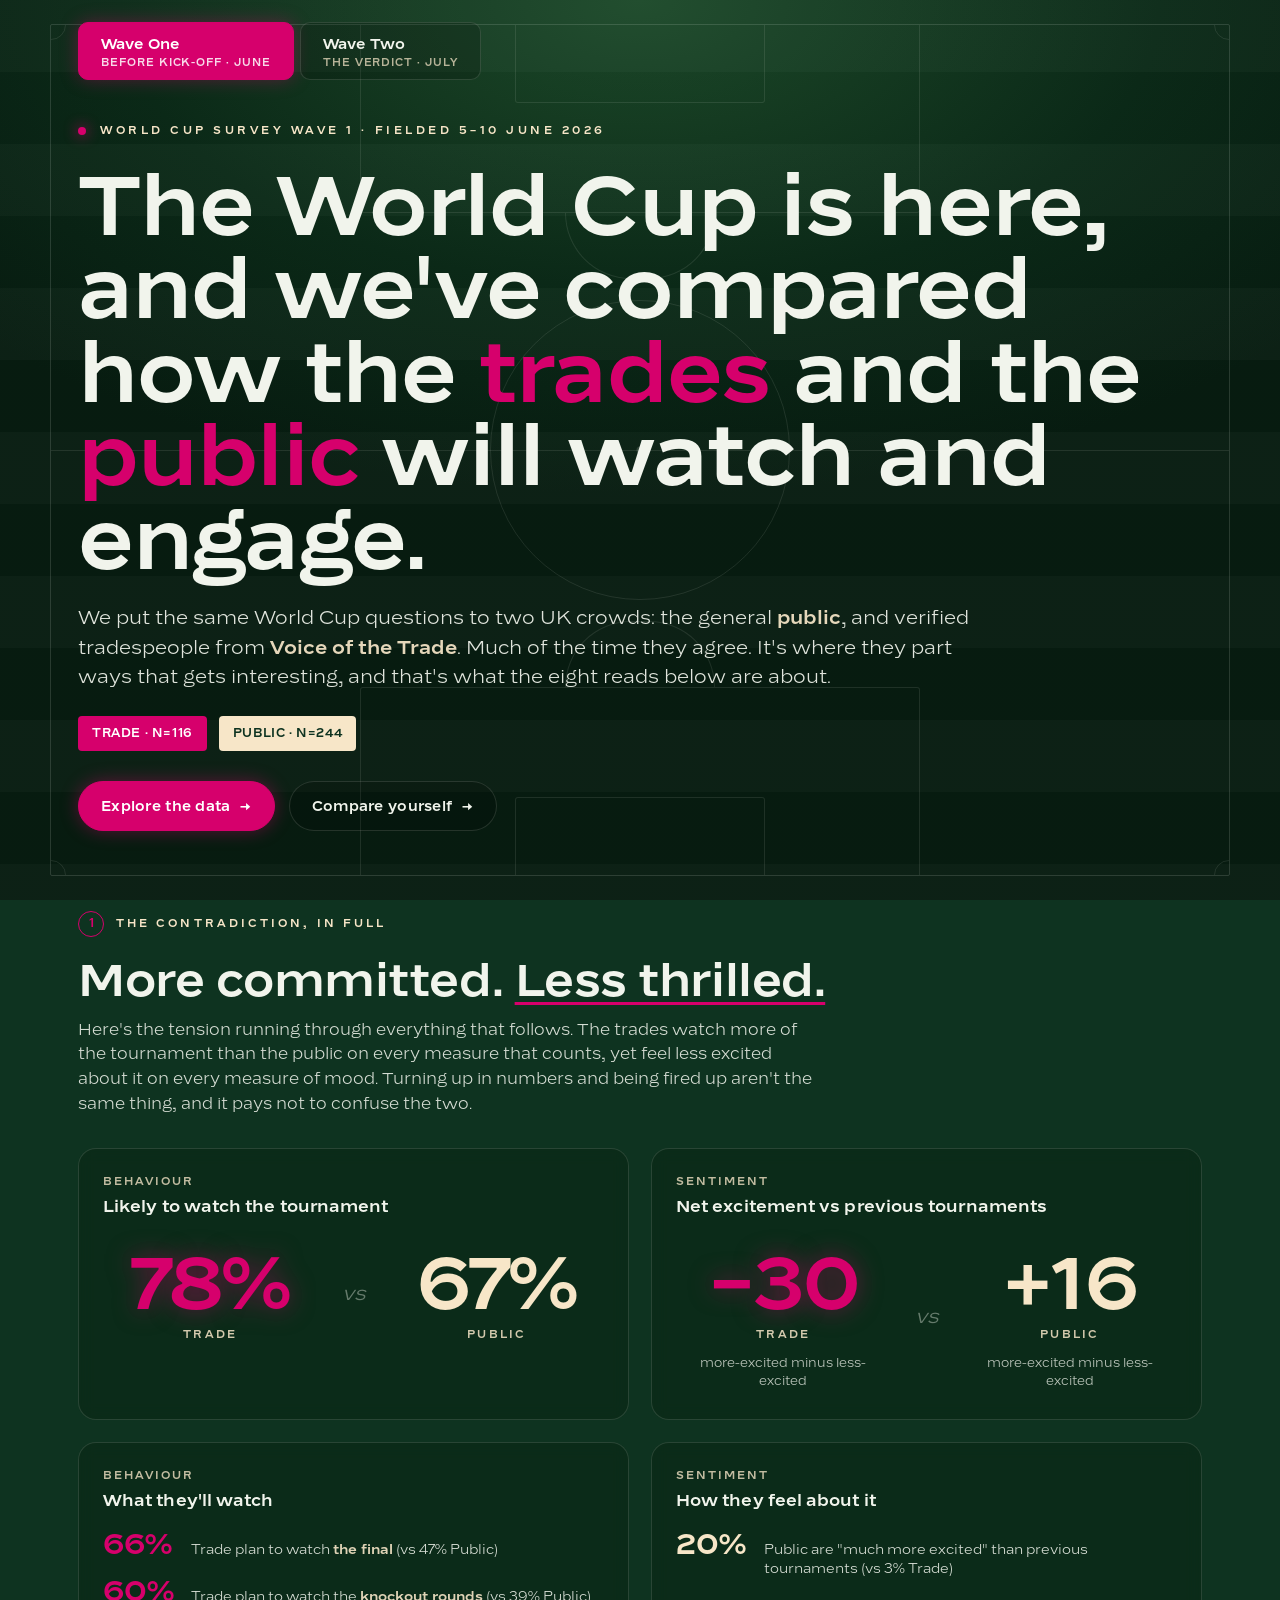
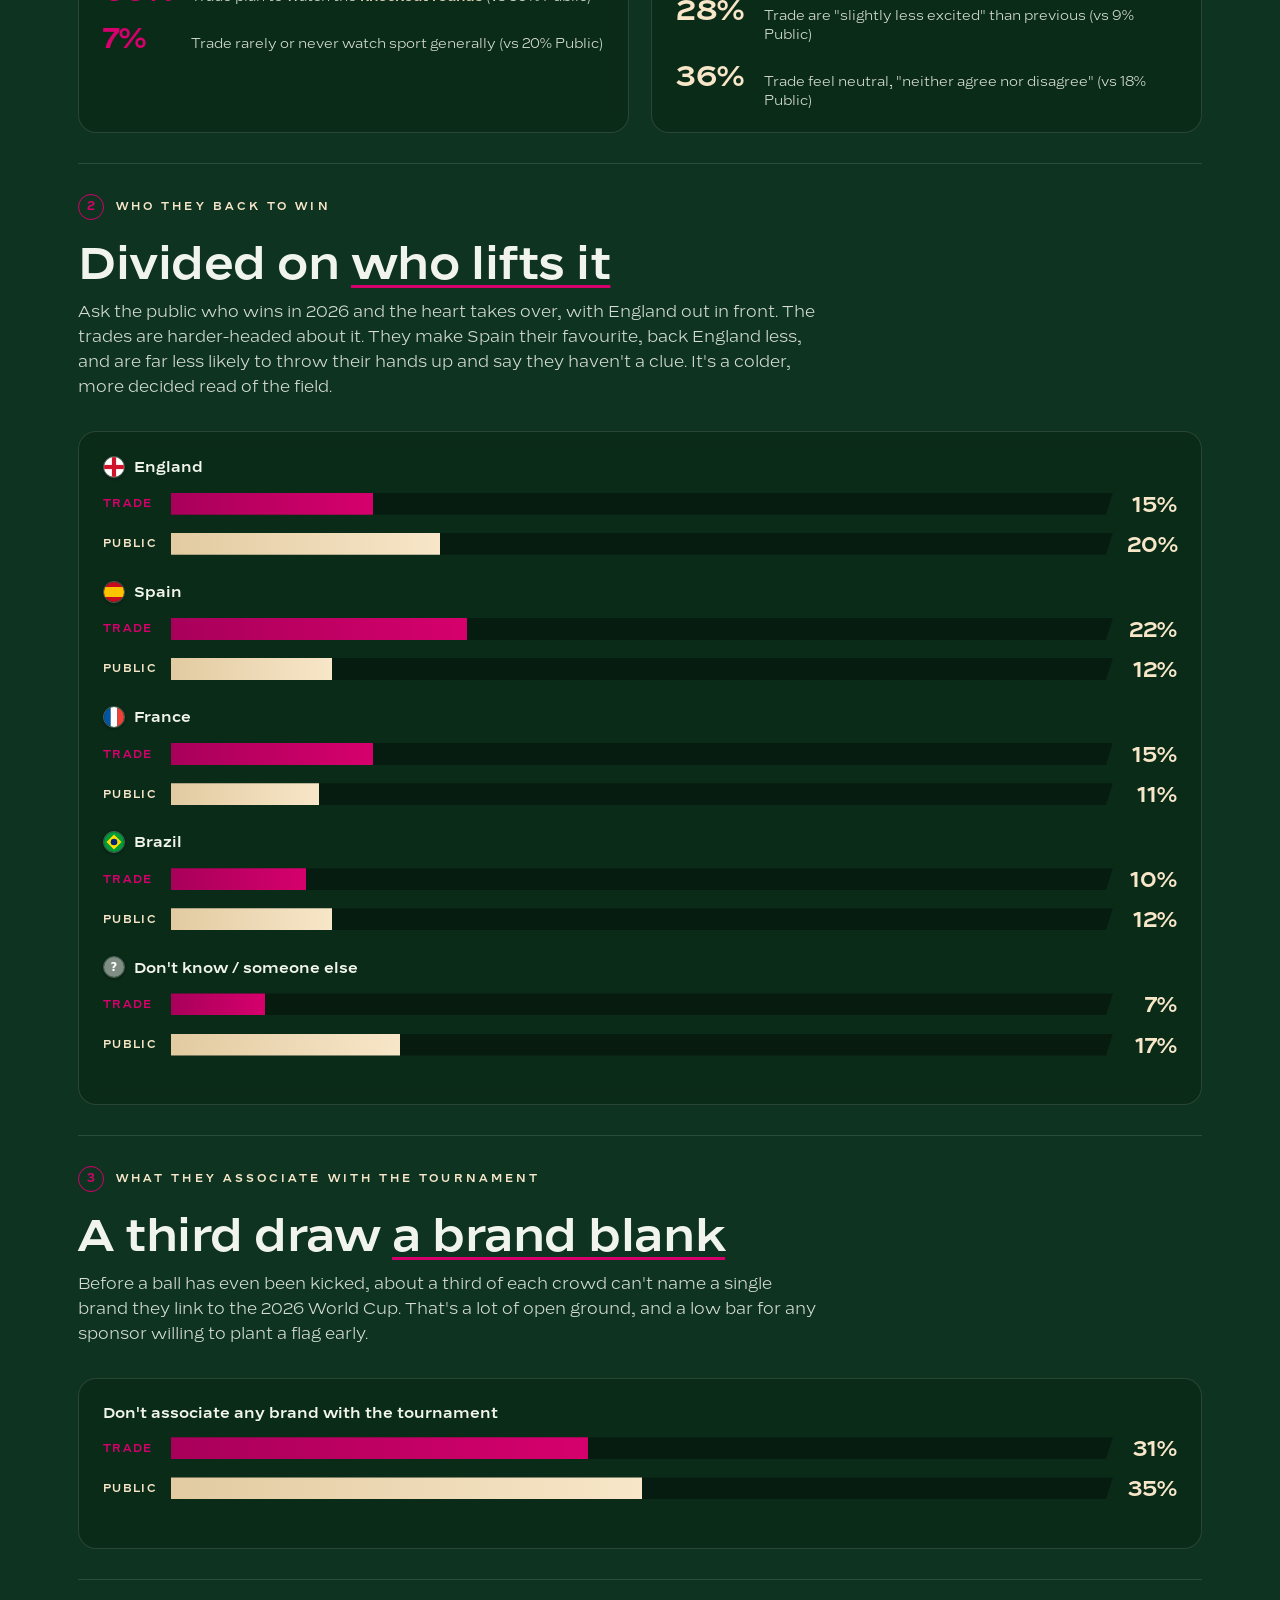
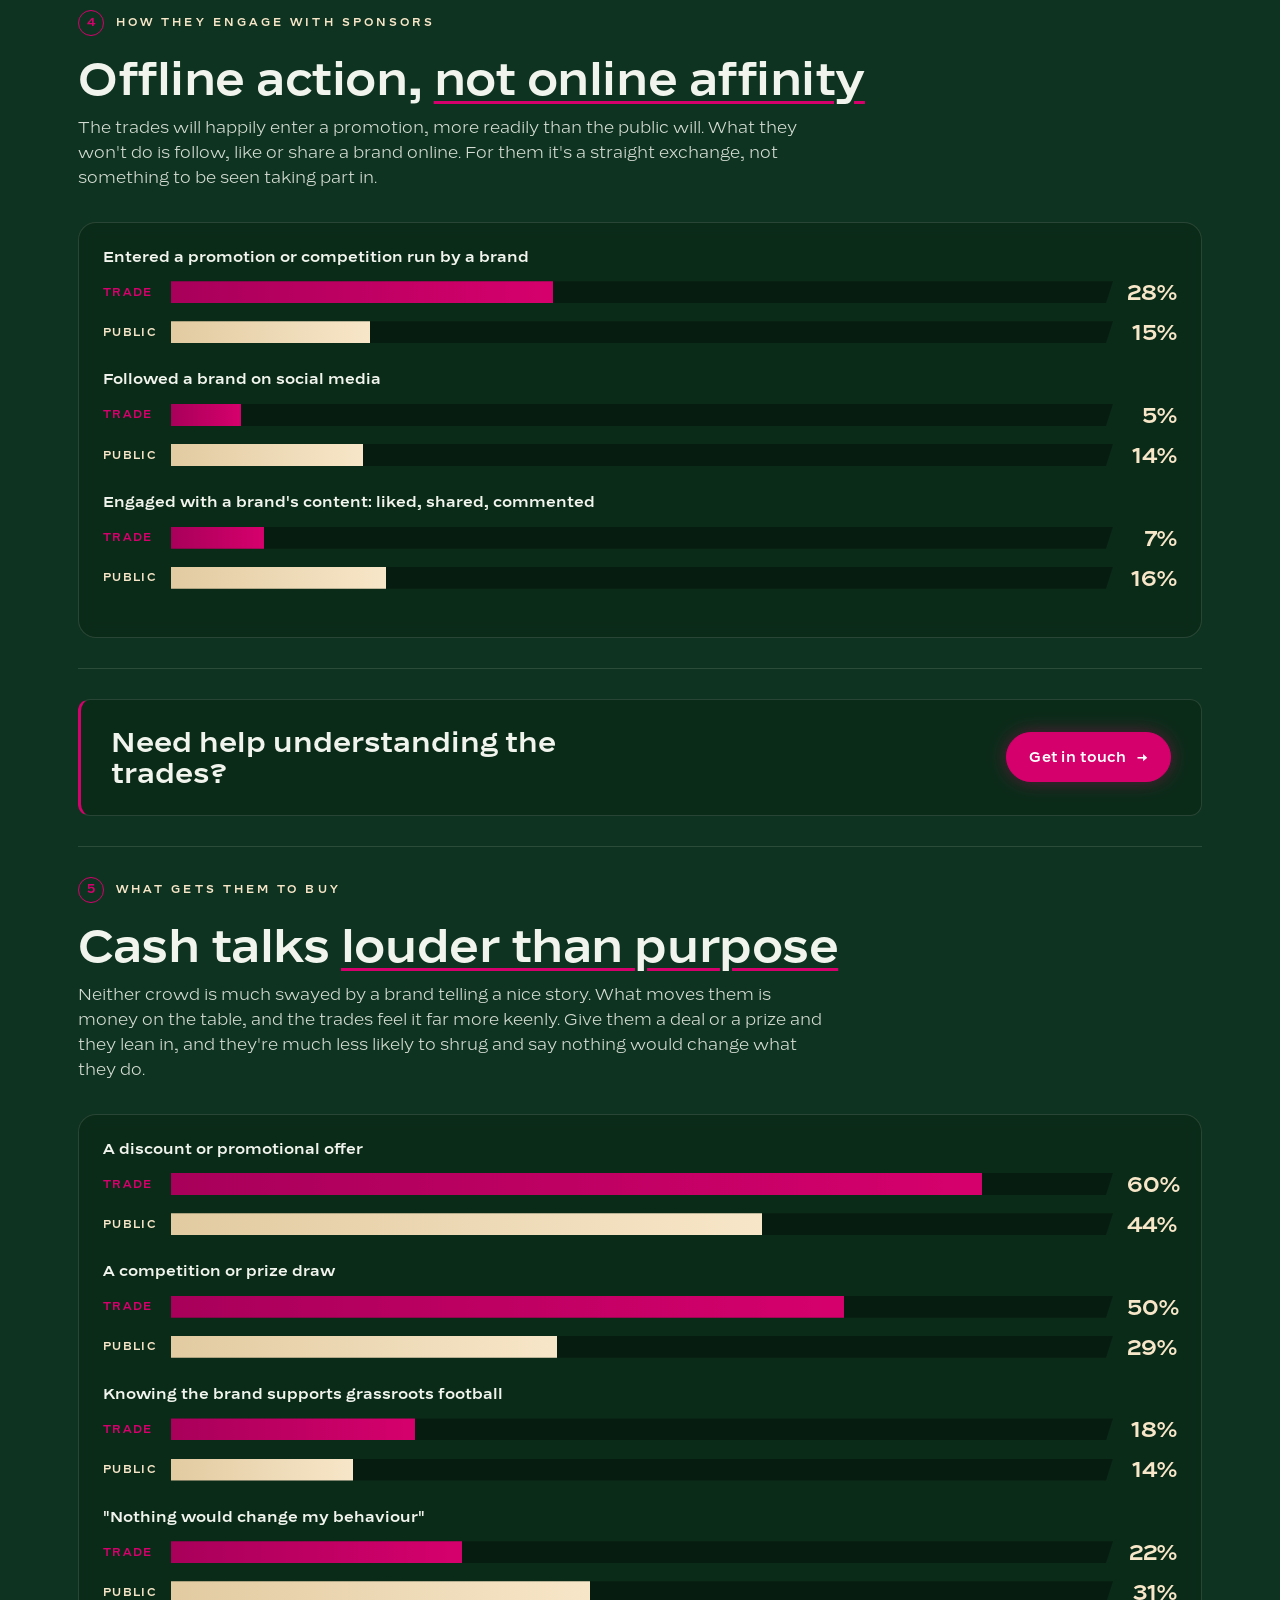
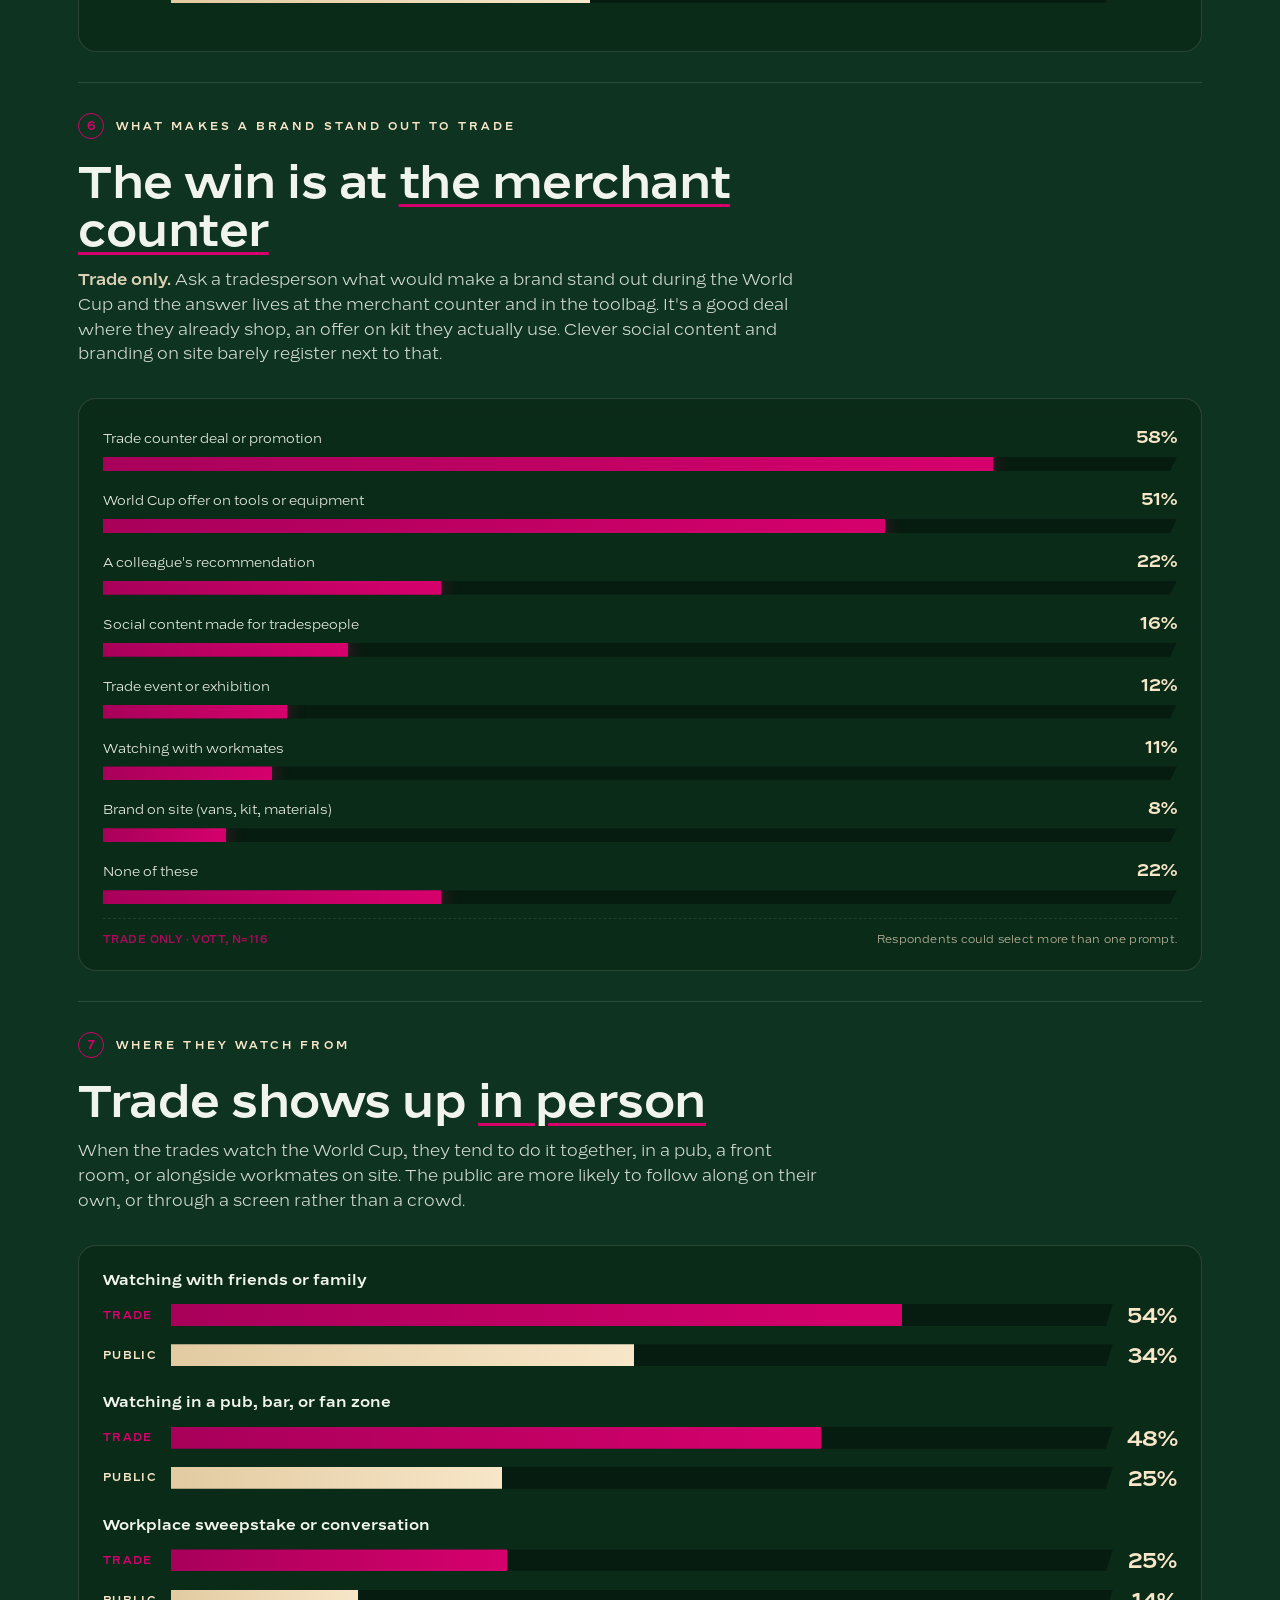
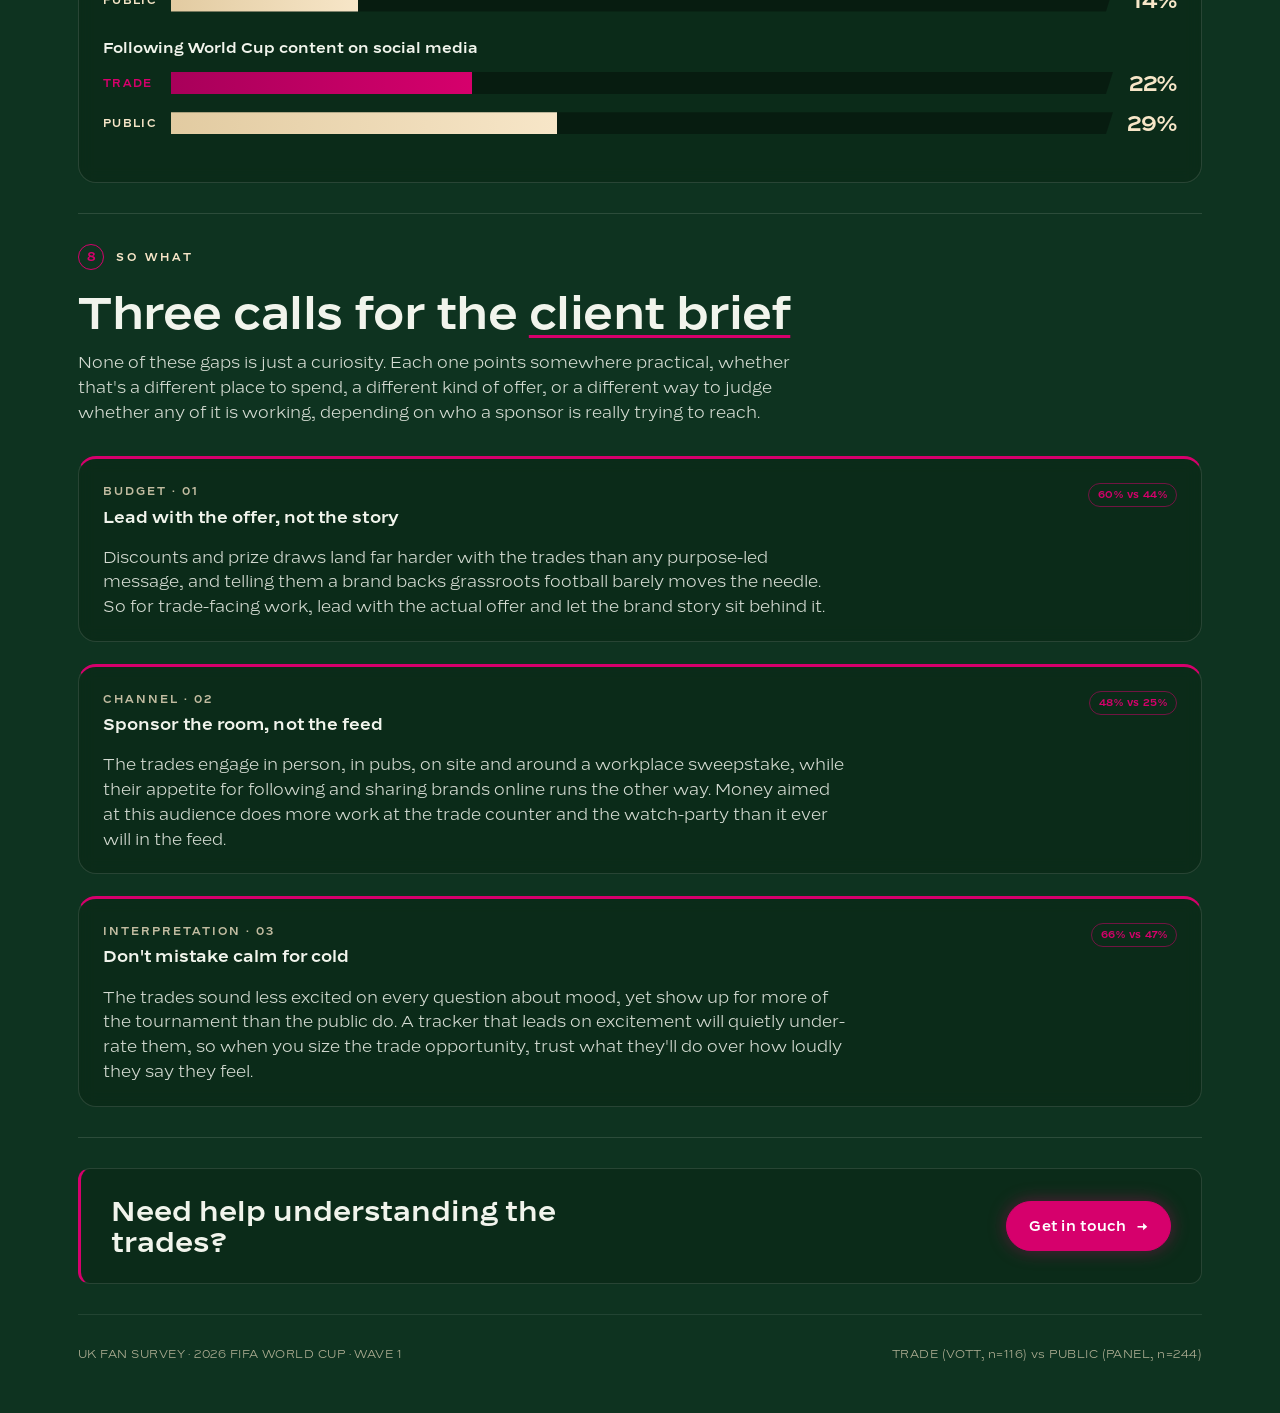
<file: insights.html>
<!DOCTYPE html>
<html lang="en">
<head>
<meta charset="UTF-8">
<meta name="viewport" content="width=device-width, initial-scale=1.0">
<title>The Insights · Trade vs Public · 2026 World Cup</title>
<link rel="stylesheet" href="brand.css">
<style>
  /* page-specific tweaks on top of the shared brand system */
  .scoreboard-card .bigstat{align-items:stretch}
  .scoreboard-card .bigstat.vs{align-items:center}
  .scoreboard-card .stat .vsub{font-size:12.5px;color:var(--chalk);opacity:.8;margin-top:10px;max-width:24ch;margin-left:auto;margin-right:auto;line-height:1.45}
  .vs-mid{display:flex;align-items:center;justify-content:center}
  .vs-mid span{font-family:"Rework Headline",system-ui;font-weight:700;color:var(--cream);font-size:13px;letter-spacing:.18em;text-transform:uppercase;opacity:.7}
  .stat-list{list-style:none;display:flex;flex-direction:column;gap:16px;margin-top:4px}
  .stat-list li{display:flex;align-items:baseline;gap:14px}
  .stat-list .num{font-family:"Rework Headline",system-ui;font-weight:700;font-size:30px;line-height:1;flex-shrink:0;width:74px}
  .stat-list.t .num{color:var(--magenta)}
  .stat-list.p .num{color:var(--cream)}
  .stat-list .lab{font-size:13.5px;color:var(--chalk);opacity:.9;line-height:1.4}
  .stat-list .lab b{color:var(--cream);font-weight:600}
  .card.reveal{opacity:0;transform:translateY(14px);transition:opacity .55s ease,transform .55s ease}
  .card.reveal.in{opacity:1;transform:none}
  /* tighter rhythm between sections on this page */
  section.block{padding:30px 0}
  /* flag badges on the "who they back to win" pairs */
  .winners .pair-lab{display:flex;align-items:center;gap:9px}
  .winners .flag{width:22px;height:22px;border-radius:50%;overflow:hidden;flex-shrink:0;display:inline-block;border:1px solid rgba(241,244,236,.28);box-shadow:0 1px 3px rgba(0,0,0,.35)}
  .winners .flag svg{width:100%;height:100%;display:block}
  /* hero navigation buttons + call-to-action banners */
  .hero-cta{display:flex;gap:14px;flex-wrap:wrap;margin-top:30px}
  .hero-cta .btn .arr{transition:transform .15s}
  .hero-cta .btn:hover .arr{transform:translateX(3px)}
  .cta{display:flex;align-items:center;justify-content:space-between;gap:22px;flex-wrap:wrap;background:var(--card);border:1px solid var(--card-edge);border-left:3px solid var(--magenta);border-radius:12px;padding:26px 30px}
  .cta-text{font-family:"Rework Headline",system-ui;font-weight:600;font-size:clamp(19px,2.5vw,28px);line-height:1.12;color:var(--chalk);max-width:26ch}
  .cta .btn{flex-shrink:0}
  /* hero panel-size chips (Trade / Public sample counts) */
  .panel-chips{display:flex;gap:12px;flex-wrap:wrap}
  .pchip{display:inline-flex;align-items:center;font-weight:700;font-size:12px;letter-spacing:.05em;text-transform:uppercase;padding:8px 14px;border-radius:4px}
  .pchip.t{color:#fff;background:var(--magenta)}
  .pchip.p{color:var(--pitch-dark);background:var(--cream)}
  /* wave switcher — sits above the hero, one panel visible at a time */
  /* scroll-margin clears the shell's sticky tab bar when we scroll this into view */
  .wavebar{display:flex;gap:6px;padding:22px 0 0;flex-wrap:wrap;scroll-margin-top:74px}
  .wavetab{
    appearance:none;border:1px solid var(--card-edge);background:rgba(0,0,0,.18);
    color:var(--chalk);cursor:pointer;border-radius:10px;padding:11px 22px;
    display:flex;flex-direction:column;gap:3px;text-align:left;transition:all .15s;
  }
  .wavetab:hover{border-color:rgba(214,0,108,.55)}
  .wavetab .w-title{font-weight:700;font-size:14.5px;letter-spacing:.01em}
  .wavetab .w-sub{font-size:10.5px;letter-spacing:.09em;text-transform:uppercase;color:var(--cream);opacity:.72;font-weight:600}
  .wavetab[aria-selected="true"]{background:var(--magenta);border-color:var(--magenta);box-shadow:0 0 18px rgba(214,0,108,.35)}
  .wavetab[aria-selected="true"] .w-title{color:#fff}
  .wavetab[aria-selected="true"] .w-sub{color:#fff;opacity:.85}
  .wavetab:focus-visible{outline:2px solid var(--cream);outline-offset:2px}
  .wave-panel{display:none}
  .wave-panel.active{display:block}
  /* brand-recall pairs (wave 2) drop the flag badge but keep the winners rhythm */
  .brandlist .pair-lab{font-weight:700}
</style>
</head>
<body>

<div class="pitch-bg"></div>
<div class="pitch-lines" aria-hidden="true">
  <div class="pl-field">
    <div class="pl-box-top"></div>
    <div class="pl-goal-top"></div>
    <div class="pl-arc-top"></div>
    <div class="pl-half"></div>
    <div class="pl-circle"></div>
    <div class="pl-spot"></div>
    <div class="pl-box-bot"></div>
    <div class="pl-goal-bot"></div>
    <div class="pl-arc-bot"></div>
    <div class="pl-corner tl"></div>
    <div class="pl-corner tr"></div>
    <div class="pl-corner bl"></div>
    <div class="pl-corner br"></div>
  </div>
</div>

<div class="wrap">

  <div class="wavebar" role="tablist" aria-label="Survey wave">
    <button class="wavetab" role="tab" id="wavetab-w1" aria-selected="true" aria-controls="wave-w1" data-wave="w1">
      <span class="w-title">Wave One</span>
      <span class="w-sub">Before kick-off · June</span>
    </button>
    <button class="wavetab" role="tab" id="wavetab-w2" aria-selected="false" aria-controls="wave-w2" data-wave="w2">
      <span class="w-title">Wave Two</span>
      <span class="w-sub">The verdict · July</span>
    </button>
  </div>

  <div class="wave-panel active" id="wave-w1" role="tabpanel" aria-labelledby="wavetab-w1">

  <header class="hero" style="padding-top:42px">
    <div class="eyebrow"><span class="dot"></span>World Cup Survey Wave 1 · Fielded 5–10 June 2026</div>
    <h1 class="title">The World&nbsp;Cup is here, and we've compared how the&nbsp;<em>trades</em> and the <em>public</em> will watch and engage.</h1>
    <p class="subhead">We put the same World Cup questions to two UK crowds: the general <strong>public</strong>, and verified tradespeople from <strong>Voice of the Trade</strong>. Much of the time they agree. It's where they part ways that gets interesting, and that's what the eight reads below are about.</p>
    <div class="panel-chips" style="margin-top:26px">
      <span class="pchip t">Trade · n=116</span>
      <span class="pchip p">Public · n=244</span>
    </div>
    <div class="hero-cta">
      <a class="btn btn-primary" href="index.html#explore" data-nav="explore">Explore the data <span class="arr" aria-hidden="true">→</span></a>
      <a class="btn btn-ghost" href="index.html#compare" data-nav="compare">Compare yourself <span class="arr" aria-hidden="true">→</span></a>
    </div>
  </header>

  <section class="block">
    <div class="kicker"><span class="num">1</span>The contradiction, in full</div>
    <h2 class="section-h">More committed. <u>Less thrilled.</u></h2>
    <p class="lede">Here's the tension running through everything that follows. The trades watch more of the tournament than the public on every measure that counts, yet feel less excited about it on every measure of mood. Turning up in numbers and being fired up aren't the same thing, and it pays not to confuse the two.</p>
    <div class="cards two" style="margin-bottom:22px">
      <div class="card reveal scoreboard-card">
        <div class="card-head"><div><span class="card-q">Behaviour</span><h3>Likely to watch the tournament</h3></div></div>
        <div class="bigstat vs">
          <div class="stat"><div class="v t">78%</div><div class="vlab">Trade</div></div>
          <div class="vs-sep">vs</div>
          <div class="stat"><div class="v p">67%</div><div class="vlab">Public</div></div>
        </div>
      </div>
      <div class="card reveal scoreboard-card">
        <div class="card-head"><div><span class="card-q">Sentiment</span><h3>Net excitement vs previous tournaments</h3></div></div>
        <div class="bigstat vs">
          <div class="stat"><div class="v t">&minus;30</div><div class="vlab">Trade</div><div class="vsub">more-excited minus less-excited</div></div>
          <div class="vs-sep">vs</div>
          <div class="stat"><div class="v p">+16</div><div class="vlab">Public</div><div class="vsub">more-excited minus less-excited</div></div>
        </div>
      </div>
    </div>
    <div class="cards two">
      <div class="card reveal">
        <div class="card-head"><div><span class="card-q">Behaviour</span><h3>What they'll watch</h3></div></div>
        <ul class="stat-list t">
          <li><span class="num">66%</span><span class="lab">Trade plan to watch <b>the final</b> (vs 47% Public)</span></li>
          <li><span class="num">60%</span><span class="lab">Trade plan to watch the <b>knockout rounds</b> (vs 39% Public)</span></li>
          <li><span class="num">7%</span><span class="lab">Trade rarely or never watch sport generally (vs 20% Public)</span></li>
        </ul>
      </div>
      <div class="card reveal">
        <div class="card-head"><div><span class="card-q">Sentiment</span><h3>How they feel about it</h3></div></div>
        <ul class="stat-list p">
          <li><span class="num">20%</span><span class="lab">Public are "much more excited" than previous tournaments (vs 3% Trade)</span></li>
          <li><span class="num">28%</span><span class="lab">Trade are "slightly less excited" than previous (vs 9% Public)</span></li>
          <li><span class="num">36%</span><span class="lab">Trade feel neutral, "neither agree nor disagree" (vs 18% Public)</span></li>
        </ul>
      </div>
    </div>
  </section>

  <section class="block">
    <div class="kicker"><span class="num">2</span>Who they back to win</div>
    <h2 class="section-h">Divided on <u>who lifts it</u></h2>
    <p class="lede">Ask the public who wins in 2026 and the heart takes over, with England out in front. The trades are harder-headed about it. They make Spain their favourite, back England less, and are far less likely to throw their hands up and say they haven't a clue. It's a colder, more decided read of the field.</p>
    <div class="card reveal winners">
      <div class="pair">
        <div class="pair-lab"><span class="flag"><svg viewBox="0 0 24 24" aria-hidden="true"><rect width="24" height="24" fill="#fff"/><rect x="9.5" width="5" height="24" fill="#cf142b"/><rect y="9.5" width="24" height="5" fill="#cf142b"/></svg></span>England</div>
        <div class="pair-row t"><span class="pname t">Trade</span><div class="bar-track"><div class="bar-fill" data-pct="15"></div></div><span class="pct">15%</span></div>
        <div class="pair-row p"><span class="pname p">Public</span><div class="bar-track"><div class="bar-fill" data-pct="20"></div></div><span class="pct">20%</span></div>
      </div>
      <div class="pair">
        <div class="pair-lab"><span class="flag"><svg viewBox="0 0 24 24" aria-hidden="true"><rect width="24" height="24" fill="#c60b1e"/><rect y="6" width="24" height="12" fill="#ffc400"/></svg></span>Spain</div>
        <div class="pair-row t"><span class="pname t">Trade</span><div class="bar-track"><div class="bar-fill" data-pct="22"></div></div><span class="pct">22%</span></div>
        <div class="pair-row p"><span class="pname p">Public</span><div class="bar-track"><div class="bar-fill" data-pct="12"></div></div><span class="pct">12%</span></div>
      </div>
      <div class="pair">
        <div class="pair-lab"><span class="flag"><svg viewBox="0 0 24 24" aria-hidden="true"><rect width="8" height="24" fill="#0055a4"/><rect x="8" width="8" height="24" fill="#fff"/><rect x="16" width="8" height="24" fill="#ef4135"/></svg></span>France</div>
        <div class="pair-row t"><span class="pname t">Trade</span><div class="bar-track"><div class="bar-fill" data-pct="15"></div></div><span class="pct">15%</span></div>
        <div class="pair-row p"><span class="pname p">Public</span><div class="bar-track"><div class="bar-fill" data-pct="11"></div></div><span class="pct">11%</span></div>
      </div>
      <div class="pair">
        <div class="pair-lab"><span class="flag"><svg viewBox="0 0 24 24" aria-hidden="true"><rect width="24" height="24" fill="#009b3a"/><polygon points="12,3 21,12 12,21 3,12" fill="#fedf00"/><circle cx="12" cy="12" r="4" fill="#002776"/></svg></span>Brazil</div>
        <div class="pair-row t"><span class="pname t">Trade</span><div class="bar-track"><div class="bar-fill" data-pct="10"></div></div><span class="pct">10%</span></div>
        <div class="pair-row p"><span class="pname p">Public</span><div class="bar-track"><div class="bar-fill" data-pct="12"></div></div><span class="pct">12%</span></div>
      </div>
      <div class="pair">
        <div class="pair-lab"><span class="flag"><svg viewBox="0 0 24 24" aria-hidden="true"><rect width="24" height="24" fill="#7f8d85"/><text x="12" y="17" font-size="14" font-weight="700" text-anchor="middle" fill="#fff" font-family="system-ui,sans-serif">?</text></svg></span>Don't know / someone else</div>
        <div class="pair-row t"><span class="pname t">Trade</span><div class="bar-track"><div class="bar-fill" data-pct="7"></div></div><span class="pct">7%</span></div>
        <div class="pair-row p"><span class="pname p">Public</span><div class="bar-track"><div class="bar-fill" data-pct="17"></div></div><span class="pct">17%</span></div>
      </div>
    </div>
  </section>

  <section class="block">
    <div class="kicker"><span class="num">3</span>What they associate with the tournament</div>
    <h2 class="section-h">A third draw <u>a brand blank</u></h2>
    <p class="lede">Before a ball has even been kicked, about a third of each crowd can't name a single brand they link to the 2026 World Cup. That's a lot of open ground, and a low bar for any sponsor willing to plant a flag early.</p>
    <div class="card reveal">
      <div class="pair">
        <div class="pair-lab">Don't associate any brand with the tournament</div>
        <div class="pair-row t"><span class="pname t">Trade</span><div class="bar-track"><div class="bar-fill" data-pct="31"></div></div><span class="pct">31%</span></div>
        <div class="pair-row p"><span class="pname p">Public</span><div class="bar-track"><div class="bar-fill" data-pct="35"></div></div><span class="pct">35%</span></div>
      </div>
    </div>
  </section>

  <section class="block">
    <div class="kicker"><span class="num">4</span>How they engage with sponsors</div>
    <h2 class="section-h">Offline action, <u>not online affinity</u></h2>
    <p class="lede">The trades will happily enter a promotion, more readily than the public will. What they won't do is follow, like or share a brand online. For them it's a straight exchange, not something to be seen taking part in.</p>
    <div class="card reveal">
      <div class="pair">
        <div class="pair-lab">Entered a promotion or competition run by a brand</div>
        <div class="pair-row t"><span class="pname t">Trade</span><div class="bar-track"><div class="bar-fill" data-pct="28.4"></div></div><span class="pct">28%</span></div>
        <div class="pair-row p"><span class="pname p">Public</span><div class="bar-track"><div class="bar-fill" data-pct="14.8"></div></div><span class="pct">15%</span></div>
      </div>
      <div class="pair">
        <div class="pair-lab">Followed a brand on social media</div>
        <div class="pair-row t"><span class="pname t">Trade</span><div class="bar-track"><div class="bar-fill" data-pct="5.2"></div></div><span class="pct">5%</span></div>
        <div class="pair-row p"><span class="pname p">Public</span><div class="bar-track"><div class="bar-fill" data-pct="14.3"></div></div><span class="pct">14%</span></div>
      </div>
      <div class="pair">
        <div class="pair-lab">Engaged with a brand's content: liked, shared, commented</div>
        <div class="pair-row t"><span class="pname t">Trade</span><div class="bar-track"><div class="bar-fill" data-pct="6.9"></div></div><span class="pct">7%</span></div>
        <div class="pair-row p"><span class="pname p">Public</span><div class="bar-track"><div class="bar-fill" data-pct="16.0"></div></div><span class="pct">16%</span></div>
      </div>
    </div>
  </section>

  <section class="block">
    <div class="cta">
      <p class="cta-text">Need help understanding the trades?</p>
      <a class="btn btn-primary" href="mailto:info@voiceofthetrade.co.uk">Get in touch <span aria-hidden="true">→</span></a>
    </div>
  </section>

  <section class="block">
    <div class="kicker"><span class="num">5</span>What gets them to buy</div>
    <h2 class="section-h">Cash talks <u>louder than purpose</u></h2>
    <p class="lede">Neither crowd is much swayed by a brand telling a nice story. What moves them is money on the table, and the trades feel it far more keenly. Give them a deal or a prize and they lean in, and they're much less likely to shrug and say nothing would change what they do.</p>
    <div class="card reveal">
      <div class="pair">
        <div class="pair-lab">A discount or promotional offer</div>
        <div class="pair-row t"><span class="pname t">Trade</span><div class="bar-track"><div class="bar-fill" data-pct="60.3"></div></div><span class="pct">60%</span></div>
        <div class="pair-row p"><span class="pname p">Public</span><div class="bar-track"><div class="bar-fill" data-pct="43.9"></div></div><span class="pct">44%</span></div>
      </div>
      <div class="pair">
        <div class="pair-lab">A competition or prize draw</div>
        <div class="pair-row t"><span class="pname t">Trade</span><div class="bar-track"><div class="bar-fill" data-pct="50.0"></div></div><span class="pct">50%</span></div>
        <div class="pair-row p"><span class="pname p">Public</span><div class="bar-track"><div class="bar-fill" data-pct="28.7"></div></div><span class="pct">29%</span></div>
      </div>
      <div class="pair">
        <div class="pair-lab">Knowing the brand supports grassroots football</div>
        <div class="pair-row t"><span class="pname t">Trade</span><div class="bar-track"><div class="bar-fill" data-pct="18.1"></div></div><span class="pct">18%</span></div>
        <div class="pair-row p"><span class="pname p">Public</span><div class="bar-track"><div class="bar-fill" data-pct="13.5"></div></div><span class="pct">14%</span></div>
      </div>
      <div class="pair">
        <div class="pair-lab">"Nothing would change my behaviour"</div>
        <div class="pair-row t"><span class="pname t">Trade</span><div class="bar-track"><div class="bar-fill" data-pct="21.6"></div></div><span class="pct">22%</span></div>
        <div class="pair-row p"><span class="pname p">Public</span><div class="bar-track"><div class="bar-fill" data-pct="31.1"></div></div><span class="pct">31%</span></div>
      </div>
    </div>
  </section>

  <section class="block">
    <div class="kicker"><span class="num">6</span>What makes a brand stand out to trade</div>
    <h2 class="section-h">The win is at <u>the merchant counter</u></h2>
    <p class="lede"><strong>Trade only.</strong> Ask a tradesperson what would make a brand stand out during the World Cup and the answer lives at the merchant counter and in the toolbag. It's a good deal where they already shop, an offer on kit they actually use. Clever social content and branding on site barely register next to that.</p>
    <div class="card reveal">
      <div class="bar-row"><div class="bar-lab">Trade counter deal or promotion <span class="pct">58%</span></div><div class="bar-track"><div class="bar-fill t" data-pct="58"></div></div></div>
      <div class="bar-row"><div class="bar-lab">World Cup offer on tools or equipment <span class="pct">51%</span></div><div class="bar-track"><div class="bar-fill t" data-pct="51"></div></div></div>
      <div class="bar-row"><div class="bar-lab">A colleague's recommendation <span class="pct">22%</span></div><div class="bar-track"><div class="bar-fill t" data-pct="22"></div></div></div>
      <div class="bar-row"><div class="bar-lab">Social content made for tradespeople <span class="pct">16%</span></div><div class="bar-track"><div class="bar-fill t" data-pct="16"></div></div></div>
      <div class="bar-row"><div class="bar-lab">Trade event or exhibition <span class="pct">12%</span></div><div class="bar-track"><div class="bar-fill t" data-pct="12"></div></div></div>
      <div class="bar-row"><div class="bar-lab">Watching with workmates <span class="pct">11%</span></div><div class="bar-track"><div class="bar-fill t" data-pct="11"></div></div></div>
      <div class="bar-row"><div class="bar-lab">Brand on site (vans, kit, materials) <span class="pct">8%</span></div><div class="bar-track"><div class="bar-fill t" data-pct="8"></div></div></div>
      <div class="bar-row"><div class="bar-lab">None of these <span class="pct">22%</span></div><div class="bar-track"><div class="bar-fill t" data-pct="22"></div></div></div>
      <div class="card-foot"><span class="small-base">Trade only · VOTT, n=116</span><span>Respondents could select more than one prompt.</span></div>
    </div>
  </section>

  <section class="block">
    <div class="kicker"><span class="num">7</span>Where they watch from</div>
    <h2 class="section-h">Trade shows up <u>in person</u></h2>
    <p class="lede">When the trades watch the World Cup, they tend to do it together, in a pub, a front room, or alongside workmates on site. The public are more likely to follow along on their own, or through a screen rather than a crowd.</p>
    <div class="card reveal">
      <div class="pair">
        <div class="pair-lab">Watching with friends or family</div>
        <div class="pair-row t"><span class="pname t">Trade</span><div class="bar-track"><div class="bar-fill" data-pct="54.3"></div></div><span class="pct">54%</span></div>
        <div class="pair-row p"><span class="pname p">Public</span><div class="bar-track"><div class="bar-fill" data-pct="34.4"></div></div><span class="pct">34%</span></div>
      </div>
      <div class="pair">
        <div class="pair-lab">Watching in a pub, bar, or fan zone</div>
        <div class="pair-row t"><span class="pname t">Trade</span><div class="bar-track"><div class="bar-fill" data-pct="48.3"></div></div><span class="pct">48%</span></div>
        <div class="pair-row p"><span class="pname p">Public</span><div class="bar-track"><div class="bar-fill" data-pct="24.6"></div></div><span class="pct">25%</span></div>
      </div>
      <div class="pair">
        <div class="pair-lab">Workplace sweepstake or conversation</div>
        <div class="pair-row t"><span class="pname t">Trade</span><div class="bar-track"><div class="bar-fill" data-pct="25.0"></div></div><span class="pct">25%</span></div>
        <div class="pair-row p"><span class="pname p">Public</span><div class="bar-track"><div class="bar-fill" data-pct="13.9"></div></div><span class="pct">14%</span></div>
      </div>
      <div class="pair">
        <div class="pair-lab">Following World Cup content on social media</div>
        <div class="pair-row t"><span class="pname t">Trade</span><div class="bar-track"><div class="bar-fill" data-pct="22.4"></div></div><span class="pct">22%</span></div>
        <div class="pair-row p"><span class="pname p">Public</span><div class="bar-track"><div class="bar-fill" data-pct="28.7"></div></div><span class="pct">29%</span></div>
      </div>
    </div>
  </section>

  <section class="block">
    <div class="kicker"><span class="num">8</span>So what</div>
    <h2 class="section-h">Three calls for the <u>client brief</u></h2>
    <p class="lede">None of these gaps is just a curiosity. Each one points somewhere practical, whether that's a different place to spend, a different kind of offer, or a different way to judge whether any of it is working, depending on who a sponsor is really trying to reach.</p>
    <div class="cards">
      <div class="card reveal accent">
        <div class="card-head"><div><span class="card-q">Budget · 01</span><h3>Lead with the offer, not the story</h3></div><span class="indicative">60% vs 44%</span></div>
        <p class="lede" style="margin-bottom:0">Discounts and prize draws land far harder with the trades than any purpose-led message, and telling them a brand backs grassroots football barely moves the needle. So for trade-facing work, lead with the actual offer and let the brand story sit behind it.</p>
      </div>
      <div class="card reveal accent">
        <div class="card-head"><div><span class="card-q">Channel · 02</span><h3>Sponsor the room, not the feed</h3></div><span class="indicative">48% vs 25%</span></div>
        <p class="lede" style="margin-bottom:0">The trades engage in person, in pubs, on site and around a workplace sweepstake, while their appetite for following and sharing brands online runs the other way. Money aimed at this audience does more work at the trade counter and the watch-party than it ever will in the feed.</p>
      </div>
      <div class="card reveal accent">
        <div class="card-head"><div><span class="card-q">Interpretation · 03</span><h3>Don't mistake calm for cold</h3></div><span class="indicative">66% vs 47%</span></div>
        <p class="lede" style="margin-bottom:0">The trades sound less excited on every question about mood, yet show up for more of the tournament than the public do. A tracker that leads on excitement will quietly under-rate them, so when you size the trade opportunity, trust what they'll do over how loudly they say they feel.</p>
      </div>
    </div>
  </section>

  <section class="block">
    <div class="cta">
      <p class="cta-text">Need help understanding the trades?</p>
      <a class="btn btn-primary" href="mailto:info@voiceofthetrade.co.uk">Get in touch <span aria-hidden="true">→</span></a>
    </div>
  </section>

  <footer class="foot">
    <span>UK FAN SURVEY · 2026 FIFA WORLD CUP · WAVE 1</span>
    <span>TRADE (VOTT, n=116) vs PUBLIC (PANEL, n=244)</span>
  </footer>

  </div><!-- /wave-w1 -->

  <div class="wave-panel" id="wave-w2" role="tabpanel" aria-labelledby="wavetab-w2">

  <header class="hero" style="padding-top:42px">
    <div class="eyebrow"><span class="dot"></span>World Cup Survey Wave 2 · Fielded 14–16 July 2026</div>
    <h1 class="title">The World&nbsp;Cup is almost over. Here's how it <em>actually</em> went.</h1>
    <p class="subhead">In June we asked what these two crowds <strong>expected</strong>. Now we've gone back to the same two, the UK <strong>public</strong> and verified tradespeople from <strong>Voice of the Trade</strong>, to ask what they really did. The gap between the two is the story, and it's where the sponsor money was won and lost.</p>
    <div class="panel-chips" style="margin-top:26px">
      <span class="pchip t">Trade · n=136</span>
      <span class="pchip p">Public · n=200</span>
    </div>
    <div class="hero-cta">
      <a class="btn btn-primary" href="index.html#explore" data-nav="explore">Explore the data <span class="arr" aria-hidden="true">→</span></a>
      <a class="btn btn-ghost" href="index.html#compare" data-nav="compare">Compare yourself <span class="arr" aria-hidden="true">→</span></a>
    </div>
  </header>

  <section class="block">
    <div class="kicker"><span class="num">1</span>The verdict</div>
    <h2 class="section-h">The sceptics <u>got won over</u></h2>
    <p class="lede">Before a ball was kicked the trades were the doubters, net &minus;30 on excitement against past tournaments while the public ran positive. It didn't hold. By the end seven in ten trades said they'd enjoyed it, level with the public. The difference is what each crowd was measuring against: the public got roughly the tournament they expected, the trades got rather more than they'd bargained for.</p>
    <div class="cards two" style="margin-bottom:22px">
      <div class="card reveal scoreboard-card">
        <div class="card-head"><div><span class="card-q">Sentiment</span><h3>Agree they've enjoyed the tournament</h3></div></div>
        <div class="bigstat vs">
          <div class="stat"><div class="v t">71%</div><div class="vlab">Trade</div></div>
          <div class="vs-sep">vs</div>
          <div class="stat"><div class="v p">70%</div><div class="vlab">Public</div></div>
        </div>
      </div>
      <div class="card reveal scoreboard-card">
        <div class="card-head"><div><span class="card-q">Sentiment</span><h3>Say it's been better than they expected</h3></div></div>
        <div class="bigstat vs">
          <div class="stat"><div class="v t">49%</div><div class="vlab">Trade</div><div class="vsub">against a low bar set in June</div></div>
          <div class="vs-sep">vs</div>
          <div class="stat"><div class="v p">63%</div><div class="vlab">Public</div><div class="vsub">against a high bar set in June</div></div>
        </div>
      </div>
    </div>
    <div class="card reveal" data-scale="100">
      <div class="card-head"><div><span class="card-q">Wave 1 → Wave 2</span><h3>Excited before kick-off, then enjoyed it by the end</h3></div></div>
      <div class="pair">
        <div class="pair-lab">Trade</div>
        <div class="pair-row t"><span class="pname t">Before</span><div class="bar-track"><div class="bar-fill" data-pct="52"></div></div><span class="pct">52%</span></div>
        <div class="pair-row t"><span class="pname t">After</span><div class="bar-track"><div class="bar-fill" data-pct="71"></div></div><span class="pct">71%</span></div>
      </div>
      <div class="pair">
        <div class="pair-lab">Public</div>
        <div class="pair-row p"><span class="pname p">Before</span><div class="bar-track"><div class="bar-fill" data-pct="60"></div></div><span class="pct">60%</span></div>
        <div class="pair-row p"><span class="pname p">After</span><div class="bar-track"><div class="bar-fill" data-pct="70"></div></div><span class="pct">70%</span></div>
      </div>
      <div class="card-foot"><span>Wave 1: agree they're excited for the tournament. Wave 2: agree they've enjoyed it so far.</span><span>Trade +19pp · Public +10pp</span></div>
    </div>
  </section>

  <section class="block">
    <div class="kicker"><span class="num">2</span>How late they stayed up</div>
    <h2 class="section-h">The tournament's <u>night owls</u></h2>
    <p class="lede">North American kick-off times made this a late-night World Cup, and the trades sat up for it more than anyone. Nearly six in ten watched past 2am and well over a third went to 3am or beyond, and they did it knowing they'd be on a job at seven the next morning. That's the commitment Wave 1 hinted at, showing up in the data.</p>
    <div class="card reveal">
      <div class="pair">
        <div class="pair-lab">Stayed up to 2am or later for a match</div>
        <div class="pair-row t"><span class="pname t">Trade</span><div class="bar-track"><div class="bar-fill" data-pct="57.1"></div></div><span class="pct">57%</span></div>
        <div class="pair-row p"><span class="pname p">Public</span><div class="bar-track"><div class="bar-fill" data-pct="47.1"></div></div><span class="pct">47%</span></div>
      </div>
      <div class="pair">
        <div class="pair-lab">Stayed up to 3am or later for a match</div>
        <div class="pair-row t"><span class="pname t">Trade</span><div class="bar-track"><div class="bar-fill" data-pct="37.0"></div></div><span class="pct">37%</span></div>
        <div class="pair-row p"><span class="pname p">Public</span><div class="bar-track"><div class="bar-fill" data-pct="24.7"></div></div><span class="pct">25%</span></div>
      </div>
      <div class="card-foot"><span class="small-base">Watched any of the tournament · Trade n=119 · Public n=170</span><span>Fieldwork 14–16 July 2026</span></div>
    </div>
  </section>

  <section class="block">
    <div class="kicker"><span class="num">3</span>Where they watched from</div>
    <h2 class="section-h">The pub World Cup <u>never happened</u></h2>
    <p class="lede">This is the one that should sting. In June the trades told us they'd be out for it, and Wave 1's big finding was that they show up in person. The late kick-offs put a stop to that. Nine in ten ended up watching at home and just 17% made it to a pub or bar, barely more than the public. Any activation built around a crowd in a bar was spending against a room that didn't fill.</p>
    <div class="card reveal" data-scale="100">
      <div class="pair">
        <div class="pair-lab">Trade watching mainly in a pub or bar</div>
        <div class="pair-row p"><span class="pname p">Expected</span><div class="bar-track"><div class="bar-fill" data-pct="29.3"></div></div><span class="pct">29%</span></div>
        <div class="pair-row t"><span class="pname t">Actual</span><div class="bar-track"><div class="bar-fill" data-pct="16.8"></div></div><span class="pct">17%</span></div>
      </div>
      <div class="pair">
        <div class="pair-lab">Trade watching mainly at home</div>
        <div class="pair-row p"><span class="pname p">Expected</span><div class="bar-track"><div class="bar-fill" data-pct="78.4"></div></div><span class="pct">78%</span></div>
        <div class="pair-row t"><span class="pname t">Actual</span><div class="bar-track"><div class="bar-fill" data-pct="91.6"></div></div><span class="pct">92%</span></div>
      </div>
      <div class="card-foot"><span>Expected: Wave 1, trade n=116. Actual: Wave 2, trade watchers n=119.</span><span>Public actuals: 16% pub or bar · 89% at home</span></div>
    </div>
  </section>

  <section class="block">
    <div class="kicker"><span class="num">4</span>Who they got behind</div>
    <h2 class="section-h">The trade backed <u>England harder</u></h2>
    <p class="lede">In June the trades were the hard-headed ones, making Spain their favourite and backing England less than the public did. Asked who they'd actually been supporting, that reserve vanished: three quarters got behind England, comfortably ahead of the public. Picking a winner with your head and picking a team with your heart turn out to be different questions.</p>
    <div class="card reveal winners" data-scale="100">
      <div class="pair">
        <div class="pair-lab"><span class="flag"><svg viewBox="0 0 24 24" aria-hidden="true"><rect width="24" height="24" fill="#fff"/><rect x="9.5" width="5" height="24" fill="#cf142b"/><rect y="9.5" width="24" height="5" fill="#cf142b"/></svg></span>Have been supporting England</div>
        <div class="pair-row t"><span class="pname t">Trade</span><div class="bar-track"><div class="bar-fill" data-pct="74"></div></div><span class="pct">74%</span></div>
        <div class="pair-row p"><span class="pname p">Public</span><div class="bar-track"><div class="bar-fill" data-pct="62"></div></div><span class="pct">62%</span></div>
      </div>
      <div class="pair">
        <div class="pair-lab">Happy with their team's performance</div>
        <div class="pair-row t"><span class="pname t">Trade</span><div class="bar-track"><div class="bar-fill" data-pct="79.8"></div></div><span class="pct">80%</span></div>
        <div class="pair-row p"><span class="pname p">Public</span><div class="bar-track"><div class="bar-fill" data-pct="78.8"></div></div><span class="pct">79%</span></div>
      </div>
      <div class="card-foot"><span>Nation supported asked of all (trade n=136, public n=200); performance asked of those supporting a team (trade n=119, public n=165).</span></div>
    </div>
  </section>

  <section class="block">
    <div class="cta">
      <p class="cta-text">Need help understanding the trades?</p>
      <a class="btn btn-primary" href="mailto:info@voiceofthetrade.co.uk">Get in touch <span aria-hidden="true">→</span></a>
    </div>
  </section>

  <section class="block">
    <div class="kicker"><span class="num">5</span>What they associate with the tournament</div>
    <h2 class="section-h">The blank closed, <u>but not enough</u></h2>
    <p class="lede">Wave 1's open goal got narrower. A third of each crowd couldn't name a single World Cup brand in June; now it's down to 22% for both. A whole tournament of advertising moved that number by roughly ten points, which tells you both that cut-through was real and that more than one in five people still sat through the lot and took away nothing at all.</p>
    <div class="card reveal" style="margin-bottom:22px">
      <div class="pair">
        <div class="pair-lab">Trade who can't name any World Cup brand</div>
        <div class="pair-row t"><span class="pname t">Before</span><div class="bar-track"><div class="bar-fill" data-pct="31"></div></div><span class="pct">31%</span></div>
        <div class="pair-row t"><span class="pname t">After</span><div class="bar-track"><div class="bar-fill" data-pct="22.1"></div></div><span class="pct">22%</span></div>
      </div>
      <div class="pair">
        <div class="pair-lab">Public who can't name any World Cup brand</div>
        <div class="pair-row p"><span class="pname p">Before</span><div class="bar-track"><div class="bar-fill" data-pct="34.8"></div></div><span class="pct">35%</span></div>
        <div class="pair-row p"><span class="pname p">After</span><div class="bar-track"><div class="bar-fill" data-pct="22.5"></div></div><span class="pct">22%</span></div>
      </div>
      <div class="card-foot"><span>Unprompted brand association. Wave 1 (116 / 244) vs Wave 2 (136 / 200).</span><span>Trade &minus;9pp · Public &minus;12pp</span></div>
    </div>
    <h3 style="font-size:19px;margin:0 0 16px;font-weight:700">Visa is the trade's standout brand</h3>
    <p class="lede" style="margin-bottom:22px">Coca-Cola leads recall with everyone, as it usually does. The interesting one is Visa: level pegging with Adidas among the trades at 19%, but managing only 8% with the public. It's the widest trade-versus-public gap of any brand here, and the only one that looks like a genuinely trade-skewed result rather than a scaled-down version of the public's.</p>
    <div class="card reveal brandlist">
      <div class="pair">
        <div class="pair-lab">Coca-Cola</div>
        <div class="pair-row t"><span class="pname t">Trade</span><div class="bar-track"><div class="bar-fill" data-pct="29"></div></div><span class="pct">29%</span></div>
        <div class="pair-row p"><span class="pname p">Public</span><div class="bar-track"><div class="bar-fill" data-pct="23"></div></div><span class="pct">23%</span></div>
      </div>
      <div class="pair">
        <div class="pair-lab">Adidas</div>
        <div class="pair-row t"><span class="pname t">Trade</span><div class="bar-track"><div class="bar-fill" data-pct="22"></div></div><span class="pct">22%</span></div>
        <div class="pair-row p"><span class="pname p">Public</span><div class="bar-track"><div class="bar-fill" data-pct="19"></div></div><span class="pct">19%</span></div>
      </div>
      <div class="pair">
        <div class="pair-lab">Visa <span class="pop-badge">Widest trade gap</span></div>
        <div class="pair-row t"><span class="pname t">Trade</span><div class="bar-track"><div class="bar-fill" data-pct="19"></div></div><span class="pct">19%</span></div>
        <div class="pair-row p"><span class="pname p">Public</span><div class="bar-track"><div class="bar-fill" data-pct="8"></div></div><span class="pct">8%</span></div>
      </div>
      <div class="pair">
        <div class="pair-lab">Nike</div>
        <div class="pair-row t"><span class="pname t">Trade</span><div class="bar-track"><div class="bar-fill" data-pct="16"></div></div><span class="pct">16%</span></div>
        <div class="pair-row p"><span class="pname p">Public</span><div class="bar-track"><div class="bar-fill" data-pct="12"></div></div><span class="pct">12%</span></div>
      </div>
      <div class="pair">
        <div class="pair-lab">McDonald's</div>
        <div class="pair-row t"><span class="pname t">Trade</span><div class="bar-track"><div class="bar-fill" data-pct="15"></div></div><span class="pct">15%</span></div>
        <div class="pair-row p"><span class="pname p">Public</span><div class="bar-track"><div class="bar-fill" data-pct="11"></div></div><span class="pct">11%</span></div>
      </div>
      <div class="card-foot"><span class="small-base">Unprompted · Trade n=136 · Public n=200</span><span>Named without any brand list shown.</span></div>
    </div>
  </section>

  <section class="block">
    <div class="kicker"><span class="num">6</span>How the brands reached them</div>
    <h2 class="section-h">The merchant counter <u>did the work</u></h2>
    <p class="lede">TV and stadium logos reach the trades much as they reach anyone. The channel that behaves differently is the one Wave 1 pointed at: in-store promotions and World Cup packaging landed with the trades at double the public's rate, and it climbed six points over the tournament while nothing else moved much. For a trade brand that's the finding to spend against.</p>
    <div class="card reveal" style="margin-bottom:22px">
      <div class="pair">
        <div class="pair-lab">Noticed brands through in-store promos or World Cup packaging</div>
        <div class="pair-row t"><span class="pname t">Trade</span><div class="bar-track"><div class="bar-fill" data-pct="29.4"></div></div><span class="pct">29%</span></div>
        <div class="pair-row p"><span class="pname p">Public</span><div class="bar-track"><div class="bar-fill" data-pct="14.0"></div></div><span class="pct">14%</span></div>
      </div>
      <div class="card-foot"><span>Trade were 23% at Wave 1, public 17% — the trade figure is the one that grew.</span><span>Trade n=136 · Public n=200</span></div>
    </div>
    <div class="card reveal">
      <div class="card-head"><div><span class="card-q">Trade only</span><h3>How the trade actually noticed brands during the tournament</h3></div></div>
      <div class="bar-row"><div class="bar-lab">TV ads during match coverage <span class="pct">54%</span></div><div class="bar-track"><div class="bar-fill t" data-pct="53.7"></div></div></div>
      <div class="bar-row"><div class="bar-lab">Brand logos at matches or stadiums <span class="pct">51%</span></div><div class="bar-track"><div class="bar-fill t" data-pct="50.7"></div></div></div>
      <div class="bar-row"><div class="bar-lab">In-store or merchant promotions <span class="pct">29%</span></div><div class="bar-track"><div class="bar-fill t" data-pct="29.4"></div></div></div>
      <div class="bar-row"><div class="bar-lab">On social media <span class="pct">26%</span></div><div class="bar-track"><div class="bar-fill t" data-pct="25.7"></div></div></div>
      <div class="bar-row"><div class="bar-lab">Outdoor ads (billboards, posters) <span class="pct">21%</span></div><div class="bar-track"><div class="bar-fill t" data-pct="20.6"></div></div></div>
      <div class="bar-row"><div class="bar-lab">Player or creator content <span class="pct">14%</span></div><div class="bar-track"><div class="bar-fill t" data-pct="14.0"></div></div></div>
      <div class="card-foot"><span class="small-base">Trade only · VOTT, n=136</span><span>Respondents could select more than one.</span></div>
    </div>
  </section>

  <section class="block">
    <div class="kicker"><span class="num">7</span>Said versus did</div>
    <h2 class="section-h">Intent ran <u>well ahead of action</u></h2>
    <p class="lede">Here's the reckoning, and it's the most useful thing in this wave. In June, 60% of trades told us a discount would sway them and only 22% said nothing would shift them. In the event just 20% actually bought or moved, and 58% did nothing at all. The stated levers weren't wrong about <em>what</em> works, but they were badly wrong about <em>how many</em>. Take any Wave 1 intent number and expect roughly a third of it to convert.</p>
    <div class="cards two" style="margin-bottom:22px">
      <div class="card reveal scoreboard-card">
        <div class="card-head"><div><span class="card-q">Trade · The lever</span><h3>A discount would sway me → actually bought or shifted</h3></div></div>
        <div class="bigstat vs">
          <div class="stat"><div class="v p">60%</div><div class="vlab">Said (W1)</div></div>
          <div class="vs-sep">→</div>
          <div class="stat"><div class="v t">20%</div><div class="vlab">Did (W2)</div></div>
        </div>
      </div>
      <div class="card reveal scoreboard-card">
        <div class="card-head"><div><span class="card-q">Trade · The refusal</span><h3>Nothing would change me → nothing did change me</h3></div></div>
        <div class="bigstat vs">
          <div class="stat"><div class="v p">22%</div><div class="vlab">Said (W1)</div></div>
          <div class="vs-sep">→</div>
          <div class="stat"><div class="v t">58%</div><div class="vlab">Did (W2)</div></div>
        </div>
      </div>
    </div>
    <div class="card reveal" style="margin-bottom:22px">
      <div class="card-head"><div><span class="card-q">Behaviour</span><h3>What the tournament actually moved</h3></div></div>
      <div class="pair">
        <div class="pair-lab">Bought from, or feel more likely to buy from, a sponsor</div>
        <div class="pair-row t"><span class="pname t">Trade</span><div class="bar-track"><div class="bar-fill" data-pct="19.9"></div></div><span class="pct">20%</span></div>
        <div class="pair-row p"><span class="pname p">Public</span><div class="bar-track"><div class="bar-fill" data-pct="32.0"></div></div><span class="pct">32%</span></div>
      </div>
      <div class="pair">
        <div class="pair-lab">Noticed a brand more than they normally would</div>
        <div class="pair-row t"><span class="pname t">Trade</span><div class="bar-track"><div class="bar-fill" data-pct="30.1"></div></div><span class="pct">30%</span></div>
        <div class="pair-row p"><span class="pname p">Public</span><div class="bar-track"><div class="bar-fill" data-pct="27.5"></div></div><span class="pct">28%</span></div>
      </div>
      <div class="pair">
        <div class="pair-lab">Nothing has changed their behaviour</div>
        <div class="pair-row t"><span class="pname t">Trade</span><div class="bar-track"><div class="bar-fill" data-pct="58.1"></div></div><span class="pct">58%</span></div>
        <div class="pair-row p"><span class="pname p">Public</span><div class="bar-track"><div class="bar-fill" data-pct="52.0"></div></div><span class="pct">52%</span></div>
      </div>
      <div class="card-foot"><span>Trade n=136 · Public n=200</span><span>The trades notice more, but shift less — the public are the ones who moved.</span></div>
    </div>
    <div class="card reveal">
      <div class="card-head"><div><span class="card-q">Trade only</span><h3>When a sponsor does convert the trade, it's price-led</h3></div><span class="indicative">Low base · n=27</span></div>
      <div class="bar-row"><div class="bar-lab">A discount or promo offer <span class="pct">52%</span></div><div class="bar-track"><div class="bar-fill t" data-pct="51.9"></div></div></div>
      <div class="bar-row"><div class="bar-lab">A trade-counter or merchant promo <span class="pct">41%</span></div><div class="bar-track"><div class="bar-fill t" data-pct="40.7"></div></div></div>
      <div class="bar-row"><div class="bar-lab">A World Cup deal on tools or materials <span class="pct">26%</span></div><div class="bar-track"><div class="bar-fill t" data-pct="25.9"></div></div></div>
      <div class="card-foot"><span class="small-base">Asked only of the 27 trades who bought or shifted — indicative</span><span>Trade brand heroes named unprompted: Screwfix · Toolstation · Dulux · Visa · Coca-Cola</span></div>
    </div>
  </section>

  <section class="block">
    <div class="kicker"><span class="num">8</span>The trade opportunity</div>
    <h2 class="section-h">Still <u>wide open</u></h2>
    <p class="lede"><strong>Trade only.</strong> We asked tradespeople whether the trade brands and merchants they deal with had made the most of this World Cup. Fewer than three in ten said yes. That's a verdict on the whole category from the people it's aimed at, and after a tournament in which the one channel that demonstrably worked for them was the merchant counter, it reads less like a complaint and more like an instruction.</p>
    <div class="card reveal">
      <div class="bigstat" style="grid-template-columns:1fr">
        <div class="stat"><div class="v t">29%</div><div class="vlab">Agree trade brands maximised the World Cup</div></div>
      </div>
      <div class="card-foot"><span class="small-base">Trade only · VOTT, n=136</span><span>Agree or strongly agree that trade brands and merchants fully maximised the opportunity.</span></div>
    </div>
  </section>

  <section class="block">
    <div class="kicker"><span class="num">9</span>So what</div>
    <h2 class="section-h">Three calls for the <u>next tournament</u></h2>
    <p class="lede">Wave 1 told us what these two crowds intended. Wave 2 tells us what that intent was actually worth, and the honest answer is: less than it looked, but not in the places you'd guess. Three things to carry into the next brief.</p>
    <div class="cards">
      <div class="card reveal accent">
        <div class="card-head"><div><span class="card-q">Planning · 01</span><h3>Discount intent by three</h3></div><span class="indicative">60% → 20%</span></div>
        <p class="lede" style="margin-bottom:0">Six in ten trades said a discount would sway them; two in ten actually moved. The lever was real, the volume wasn't. Stated-intent questions are fine for ranking what works, but price them at roughly a third when you size the prize, or you'll build a business case the tournament can't pay back.</p>
      </div>
      <div class="card reveal accent">
        <div class="card-head"><div><span class="card-q">Channel · 02</span><h3>Buy the counter, not the bar</h3></div><span class="indicative">29% vs 17%</span></div>
        <p class="lede" style="margin-bottom:0">Wave 1 said sponsor the room. The late kick-offs emptied it: only 17% of trades made it to a pub against the 29% who planned to, while 92% watched at home. The channel that did deliver was in-store, reaching the trade at double the public's rate and the only one that grew. Same instinct, different room.</p>
      </div>
      <div class="card reveal accent">
        <div class="card-head"><div><span class="card-q">Audience · 03</span><h3>The public moved, the trade noticed</h3></div><span class="indicative">32% vs 20%</span></div>
        <p class="lede" style="margin-bottom:0">Flip Wave 1 on its head. The trades noticed more brands and stayed up later, yet the public were the ones who actually bought, 32% against 20%. If a sponsor wants volume this tournament, that's the public. If they want the trade, attention was never the problem: converting it was, and it converts at the merchant counter or not at all.</p>
      </div>
    </div>
  </section>

  <section class="block">
    <div class="cta">
      <p class="cta-text">Need to hear from verified tradespeople?</p>
      <a class="btn btn-primary" href="mailto:info@voiceofthetrade.co.uk">Get in touch <span aria-hidden="true">→</span></a>
    </div>
  </section>

  <footer class="foot">
    <span>UK FAN SURVEY · 2026 FIFA WORLD CUP · WAVE 2</span>
    <span>TRADE (VOTT, n=136) vs PUBLIC (PANEL, n=200)</span>
  </footer>

  </div><!-- /wave-w2 -->

</div>

<script>
  (function(){
    var reduced = window.matchMedia('(prefers-reduced-motion: reduce)').matches;
    // Bars are drawn against a ceiling rather than 100% so small gaps stay legible.
    // Default ceiling is 70; a card carrying data-scale overrides it (cards with
    // values near or above 70 need a 100 ceiling or they all clamp to full width).
    function fillBars(scope){
      scope.querySelectorAll('.bar-fill[data-pct]').forEach(function(bar){
        var pct = parseFloat(bar.getAttribute('data-pct')) || 0;
        var host = bar.closest('[data-scale]');
        var scale = host ? (parseFloat(host.dataset.scale) || 70) : 70;
        bar.style.width = Math.min(100, (pct / scale) * 100) + '%';
      });
    }
    var cards = document.querySelectorAll('.card.reveal');
    if(reduced){
      cards.forEach(function(c){ c.classList.add('in'); });
      fillBars(document);
      return;
    }
    var obs = new IntersectionObserver(function(entries){
      entries.forEach(function(e){
        if(e.isIntersecting){
          e.target.classList.add('in');
          fillBars(e.target);
          obs.unobserve(e.target);
        }
      });
    }, { threshold: 0.2 });
    cards.forEach(function(c){ obs.observe(c); });
  })();

  // ---- Wave One / Wave Two switcher ----
  (function(){
    var tabs   = Array.prototype.slice.call(document.querySelectorAll('.wavetab'));
    var panels = {};
    document.querySelectorAll('.wave-panel').forEach(function(p){
      panels[p.id.replace('wave-','')] = p;
    });

    function activate(wave, focus){
      if(!panels[wave]) return;
      tabs.forEach(function(t){
        var on = t.dataset.wave === wave;
        t.setAttribute('aria-selected', on ? 'true' : 'false');
        t.tabIndex = on ? 0 : -1;
        if(on && focus) t.focus();
      });
      Object.keys(panels).forEach(function(k){
        panels[k].classList.toggle('active', k === wave);
      });
      if(history.replaceState) history.replaceState(null, '', '#' + wave);
    }

    // The panels are tall, so a wave switch should land you at the top of the new
    // one. Same approach as compare.html: the page is an auto-sized iframe with no
    // internal scroll, so scrolling our own window does nothing when embedded —
    // scrollIntoView bubbles up and scrolls the host page instead.
    function scrollToTop(){
      var top = document.querySelector('.wavebar') || document.body;
      window.scrollTo(0, 0);
      if(top && top.scrollIntoView) top.scrollIntoView({ block:'start' });
    }

    tabs.forEach(function(t){
      t.addEventListener('click', function(){ activate(t.dataset.wave); scrollToTop(); });
    });

    document.querySelector('.wavebar').addEventListener('keydown', function(e){
      var i = tabs.findIndex(function(t){ return t.getAttribute('aria-selected') === 'true'; });
      if(e.key === 'ArrowRight'){ e.preventDefault(); activate(tabs[(i+1)%tabs.length].dataset.wave, true); }
      else if(e.key === 'ArrowLeft'){ e.preventDefault(); activate(tabs[(i-1+tabs.length)%tabs.length].dataset.wave, true); }
    });

    var start = (location.hash || '').replace('#','');
    activate(panels[start] ? start : 'w1');
  })();
</script>

<script src="embed-child.js"></script>

</body>
</html>
</file>
<file: brand.css>
/* =====================================================================
   Voice of the Trade · 2026 World Cup Brand Tracker
   Shared brand design system — keeps the Compare / Explore / Insights
   tabs visually identical. Mirrors the inline styling of the data
   drilldown (explore.html) so every tab reads as one page.
   ===================================================================== */

/* Production Rework Text web fonts (licensed woff2/woff). One family, two cuts:
   Light covers weights 300–500, Bold covers 600–900. Headlines use the 600 cut. */
@font-face{font-family:"Rework Text";src:url("fonts/ReworkText-Light.woff2") format("woff2"),url("fonts/ReworkText-Light.woff") format("woff");font-weight:300 500;font-style:normal;font-display:swap;}
@font-face{font-family:"Rework Text";src:url("fonts/ReworkText-Bold.woff2") format("woff2"),url("fonts/ReworkText-Bold.woff") format("woff");font-weight:600 900;font-style:normal;font-display:swap;}
/* Legacy "Rework Headline"/"Rework Display" references now resolve to the Rework Text bold cut. */
@font-face{font-family:"Rework Headline";src:url("fonts/ReworkText-Bold.woff2") format("woff2"),url("fonts/ReworkText-Bold.woff") format("woff");font-weight:600 900;font-style:normal;font-display:swap;}
@font-face{font-family:"Rework Display";src:url("fonts/ReworkText-Bold.woff2") format("woff2"),url("fonts/ReworkText-Bold.woff") format("woff");font-weight:600 900;font-style:normal;font-display:swap;}

:root{
  --pitch-deep:#1d4a2a;
  --pitch:#2e6b3e;
  --pitch-dark:#0e3320;
  --chalk:#f1f4ec;
  --chalk-soft:#f7f3e8;
  --magenta:#d6006c;
  --magenta-deep:#a8005a;
  --cream:#f7e6c8;
  --cream-edge:#e2cba1;
  --slate:#303c48;
  --grey-mute:#a8b3a6;
  --card:rgba(11,42,24,.78);
  --card-edge:rgba(241,244,236,.13);
  --line:rgba(241,244,236,.18);
}

*{box-sizing:border-box;margin:0;padding:0}
html{scroll-behavior:smooth}
body{
  font-family:"Rework Text","Archivo","Inter",system-ui,-apple-system,"Segoe UI",sans-serif;
  background:var(--pitch-dark);color:var(--chalk);line-height:1.55;
  -webkit-font-smoothing:antialiased;overflow-x:hidden;font-size:16px;
}
button{font-family:inherit;color:inherit}
a{color:var(--chalk);text-decoration:none;border-bottom:1px solid rgba(241,244,236,.35)}
a:hover{border-bottom-color:var(--magenta)}
a.plain,a.brandbar-link{border-bottom:0}
h1,h2,h3,h4{font-family:"Rework Text","Rework Headline","Rework Display","Archivo Black",system-ui,sans-serif;font-weight:600;letter-spacing:-.01em;line-height:1.04}

/* ---------- pitch backdrop ---------- */
/* Ported from World Cup Tracker — Redesign: green radial field + subtle mow stripes. */
.pitch-bg{position:fixed;inset:0;z-index:-2;
  background:#0b2a18;
  background-image:radial-gradient(ellipse 70% 55% at 50% 0%,#1d4a2a 0%,#0b2a18 58%,#071c10 100%);
}
/* Subtle mown-grass stripes. */
.pitch-bg::before{content:"";position:absolute;inset:0;pointer-events:none;
  background:repeating-linear-gradient(180deg,rgba(255,255,255,.022) 0 72px,rgba(0,0,0,.022) 72px 144px);
}
/* Pitch markings — vertical field framed to the content column (ported from the redesign). */
.pitch-lines{position:fixed;inset:0;z-index:-1;pointer-events:none}
.pl-field{position:absolute;top:24px;bottom:24px;left:50%;transform:translateX(-50%);
  width:min(94vw,1180px);border:1.5px solid rgba(241,244,236,.14);border-radius:2px;overflow:hidden}
.pl-field>div{position:absolute;box-sizing:border-box}
.pl-half{top:50%;left:0;right:0;border-top:1.5px solid rgba(241,244,236,.1)}
.pl-circle{top:50%;left:50%;width:300px;height:300px;transform:translate(-50%,-50%);
  border:1.5px solid rgba(241,244,236,.1);border-radius:50%}
.pl-spot{top:50%;left:50%;width:7px;height:7px;transform:translate(-50%,-50%);
  border-radius:50%;background:rgba(241,244,236,.16)}
.pl-box-top{top:0;left:50%;transform:translateX(-50%);width:560px;height:188px;
  border:1.5px solid rgba(241,244,236,.1);border-top:none;border-radius:0 0 3px 3px}
.pl-goal-top{top:0;left:50%;transform:translateX(-50%);width:250px;height:78px;
  border:1.5px solid rgba(241,244,236,.1);border-top:none;border-radius:0 0 3px 3px}
.pl-arc-top{top:188px;left:50%;transform:translateX(-50%);width:150px;height:66px;
  border:1.5px solid rgba(241,244,236,.1);border-top:none;border-radius:0 0 999px 999px}
.pl-box-bot{bottom:0;left:50%;transform:translateX(-50%);width:560px;height:188px;
  border:1.5px solid rgba(241,244,236,.1);border-bottom:none;border-radius:3px 3px 0 0}
.pl-goal-bot{bottom:0;left:50%;transform:translateX(-50%);width:250px;height:78px;
  border:1.5px solid rgba(241,244,236,.1);border-bottom:none;border-radius:3px 3px 0 0}
.pl-arc-bot{bottom:188px;left:50%;transform:translateX(-50%);width:150px;height:66px;
  border:1.5px solid rgba(241,244,236,.1);border-bottom:none;border-radius:999px 999px 0 0}
.pl-corner{width:30px;height:30px;border:1.5px solid rgba(241,244,236,.1);border-radius:50%}
.pl-corner.tl{top:-15px;left:-15px}
.pl-corner.tr{top:-15px;right:-15px}
.pl-corner.bl{bottom:-15px;left:-15px}
.pl-corner.br{bottom:-15px;right:-15px}

/* ---------- layout ---------- */
.wrap{max-width:1180px;margin:0 auto;padding:0 28px}

/* ---------- brand bar ---------- */
.brandbar{
  position:relative;display:flex;justify-content:space-between;align-items:center;
  padding:20px 0 14px;gap:24px;flex-wrap:wrap;
}
.brandbar img{height:30px;width:auto;opacity:.95}
.brandbar img.vott{height:46px}

/* ---------- hero ---------- */
header.hero{padding:30px 0 50px;position:relative}
.eyebrow{
  font-size:11px;letter-spacing:.32em;text-transform:uppercase;color:var(--cream);
  margin-bottom:22px;display:flex;gap:14px;align-items:center;flex-wrap:wrap;font-weight:600;
}
.eyebrow .dot{width:8px;height:8px;border-radius:50%;background:var(--magenta);box-shadow:0 0 14px var(--magenta);animation:pulse 1.8s infinite}
@keyframes pulse{0%,100%{opacity:1}50%{opacity:.35}}

h1.title{font-size:clamp(40px,7vw,86px);line-height:.97;max-width:20ch}
h1.title em{color:var(--magenta);font-style:normal}
.subhead{max-width:64ch;margin-top:24px;font-size:clamp(15px,1.55vw,19px);color:var(--chalk);opacity:.93;}
.subhead strong{color:var(--cream);font-weight:600}

/* ---------- sections ---------- */
section.block{padding:44px 0;border-top:1px solid var(--card-edge);position:relative}
section.block:first-of-type{border-top:0}
.kicker{
  font-size:11px;letter-spacing:.28em;text-transform:uppercase;color:var(--cream);
  margin-bottom:18px;display:flex;align-items:center;gap:12px;font-weight:600;
}
.kicker .num{
  display:inline-flex;align-items:center;justify-content:center;
  width:26px;height:26px;border:1.5px solid var(--magenta);color:var(--magenta);
  border-radius:50%;font-size:12px;font-weight:700;letter-spacing:0;
}
h2.section-h{font-size:clamp(28px,3.8vw,46px);max-width:24ch;margin-bottom:14px}
.section-h em{font-style:normal;color:var(--magenta)}
.section-h u{text-decoration:underline;text-decoration-color:var(--magenta);text-underline-offset:6px;text-decoration-thickness:3px}
.lede{max-width:62ch;color:var(--chalk);opacity:.88;font-size:clamp(14px,1.3vw,16px);margin-bottom:32px}
.lede strong{color:var(--cream);font-weight:600}
.basefoot{margin-top:36px;font-size:11.5px;color:var(--cream);opacity:.78;letter-spacing:.02em;border-top:1px dashed var(--card-edge);padding-top:14px;max-width:90ch;line-height:1.55}

/* ---------- cards ---------- */
.cards{display:grid;grid-template-columns:1fr;gap:22px}
.cards.two{grid-template-columns:1fr 1fr}
.cards.three{grid-template-columns:repeat(3,1fr)}
@media(max-width:860px){.cards.two,.cards.three{grid-template-columns:1fr}}

.card{
  background:var(--card);backdrop-filter:blur(8px);
  border:1px solid var(--card-edge);border-radius:18px;padding:24px 24px 22px;
  position:relative;
}
.card-head{display:flex;justify-content:space-between;align-items:flex-start;gap:14px;flex-wrap:wrap;margin-bottom:18px}
.card-head h3{font-family:"Rework Text",system-ui;font-weight:700;font-size:16.5px;line-height:1.28;letter-spacing:.005em;max-width:42ch}
.card-q{font-size:11px;letter-spacing:.18em;text-transform:uppercase;color:var(--cream);opacity:.78;display:block;margin-bottom:5px;font-weight:600}
.card-foot{margin-top:14px;padding-top:12px;border-top:1px dashed var(--card-edge);font-size:11px;color:var(--cream);opacity:.78;letter-spacing:.02em;display:flex;justify-content:space-between;gap:12px;flex-wrap:wrap}
.card-foot .small-base{color:var(--magenta);font-weight:600;letter-spacing:.04em;text-transform:uppercase;font-size:10.5px}

/* ---------- single bars ---------- */
.bar-row{margin-bottom:14px;position:relative}
.bar-row:last-child{margin-bottom:2px}
.bar-lab{font-size:13px;color:var(--chalk);display:flex;justify-content:space-between;gap:14px;align-items:baseline;margin-bottom:6px}
.bar-lab .pct{font-family:"Rework Headline","Rework Display",system-ui;font-weight:700;font-size:18px;color:var(--cream);letter-spacing:0;}
.bar-track{height:14px;background:rgba(0,0,0,.34);overflow:hidden;position:relative;clip-path:polygon(0 0,100% 0,calc(100% - 7px) 100%,0 100%)}
.bar-fill{height:100%;width:0;transition:width .9s cubic-bezier(.18,.85,.34,1)}
.bar-fill.t{background:linear-gradient(90deg,var(--magenta-deep),var(--magenta));box-shadow:0 0 16px rgba(214,0,108,.55)}
.bar-fill.p{background:linear-gradient(90deg,var(--cream-edge),var(--cream))}
.bar-fill.a{background:linear-gradient(90deg,#7f8d85,#a8b3a6)}

/* ---------- paired (compare) bars ---------- */
.pair{margin-bottom:20px}
.pair-lab{font-size:15px;color:var(--chalk);font-weight:600;margin-bottom:9px;line-height:1.3}
.pair-row{display:flex;align-items:center;gap:14px;margin-top:6px}
.pair-row .pname{font-size:11px;letter-spacing:.12em;text-transform:uppercase;width:54px;font-weight:700;flex-shrink:0}
.pair-row .pname.t{color:var(--magenta)}
.pair-row .pname.p{color:var(--cream)}
.pair-row .pct{font-family:"Rework Headline",system-ui;font-weight:700;font-size:22px;width:50px;color:var(--cream);text-align:right;flex-shrink:0}
.pair-row .bar-track{flex:1;height:22px}
.pair-row.t .bar-fill{background:linear-gradient(90deg,var(--magenta-deep),var(--magenta))}
.pair-row.p .bar-fill{background:linear-gradient(90deg,var(--cream-edge),var(--cream))}
@media(max-width:520px){
  .pair-row .pname{width:46px;font-size:10px}
  .pair-row .pct{width:44px;font-size:17px}
}

/* ---------- legend ---------- */
.legend{display:inline-flex;gap:16px;align-items:center;font-size:12px;color:var(--chalk-soft);margin-bottom:14px;flex-wrap:wrap}
.legend .chip{display:inline-flex;align-items:center;gap:6px}
.legend .swatch{width:14px;height:14px;border-radius:4px}
.legend .swatch.t{background:var(--magenta)}
.legend .swatch.p{background:var(--cream)}
.legend .swatch.a{background:#a8b3a6}

/* ---------- big stats ---------- */
.bigstat{display:grid;grid-template-columns:1fr 1fr;gap:18px;align-items:end}
.bigstat.vs{grid-template-columns:1fr auto 1fr;gap:24px;align-items:center}
.bigstat .stat{text-align:center;padding:8px}
.bigstat .stat .v{font-family:"Rework Headline",system-ui;font-weight:700;font-size:clamp(44px,8vw,76px);line-height:1;letter-spacing:-.02em;}
.bigstat .stat .v.t{color:var(--magenta);text-shadow:0 0 24px rgba(214,0,108,.5)}
.bigstat .stat .v.p{color:var(--cream)}
.bigstat .vs-sep{font-style:italic;font-size:clamp(16px,2.2vw,20px);color:rgba(241,244,236,.4);font-weight:400}
.bigstat .stat .vlab{font-size:11px;letter-spacing:.2em;text-transform:uppercase;color:var(--cream);opacity:.85;margin-top:8px;font-weight:600}

/* ---------- buttons ---------- */
.btn{
  font-family:inherit;font-weight:600;font-size:14px;letter-spacing:.02em;cursor:pointer;
  border:1px solid var(--card-edge);background:rgba(0,0,0,.15);color:var(--chalk);
  padding:13px 22px;border-radius:999px;transition:all .15s;
  display:inline-flex;align-items:center;gap:10px;
}
.btn:hover{border-color:var(--magenta);color:#fff}
.btn:disabled{opacity:.35;cursor:not-allowed;pointer-events:none}
.btn-primary{background:var(--magenta);color:#fff;border-color:var(--magenta);box-shadow:0 0 18px rgba(214,0,108,.4)}
.btn-primary:hover{background:var(--magenta-deep);color:#fff}
.btn-ghost{background:rgba(0,0,0,.15)}

/* ---------- footer ---------- */
footer.foot{padding:30px 0 50px;border-top:1px solid var(--card-edge);font-size:11.5px;color:var(--cream);opacity:.7;letter-spacing:.04em;display:flex;justify-content:space-between;gap:14px;flex-wrap:wrap}

/* ---------- helpers ---------- */
.card.accent{border-top:3px solid var(--magenta)}
.indicative{display:inline-block;font-size:10px;letter-spacing:.04em;color:var(--magenta);font-weight:700;white-space:nowrap;border:1px solid rgba(214,0,108,.5);border-radius:999px;padding:3px 9px}
.pop-badge{
  display:inline-block;font-family:inherit;font-size:9.5px;font-weight:600;
  letter-spacing:.08em;text-transform:uppercase;
  background:rgba(247,230,200,.14);color:var(--cream);
  border:1px solid rgba(247,230,200,.32);border-radius:4px;
  padding:2px 7px;margin-left:7px;vertical-align:middle;white-space:nowrap;
}

@media(prefers-reduced-motion:reduce){
  .bar-fill,.div-bar{transition:none}
  .eyebrow .dot{animation:none}
}
</file>
